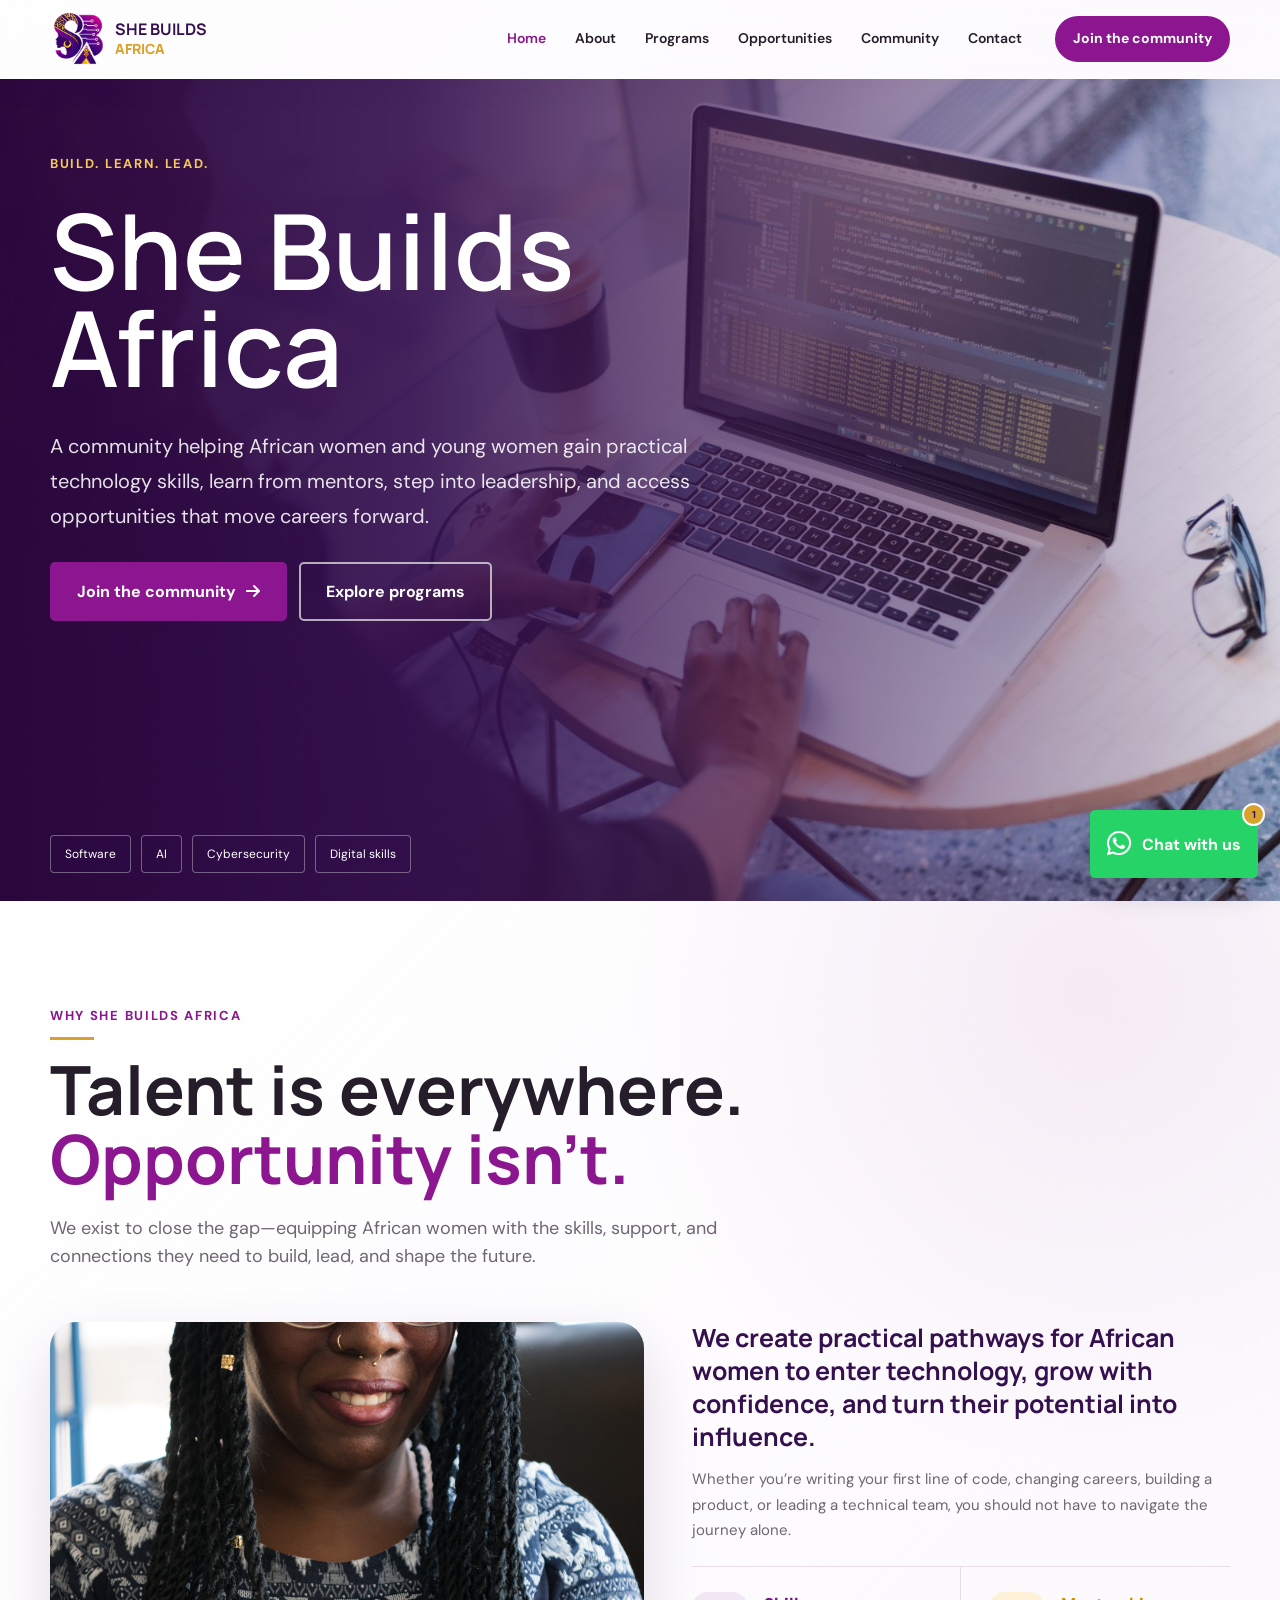
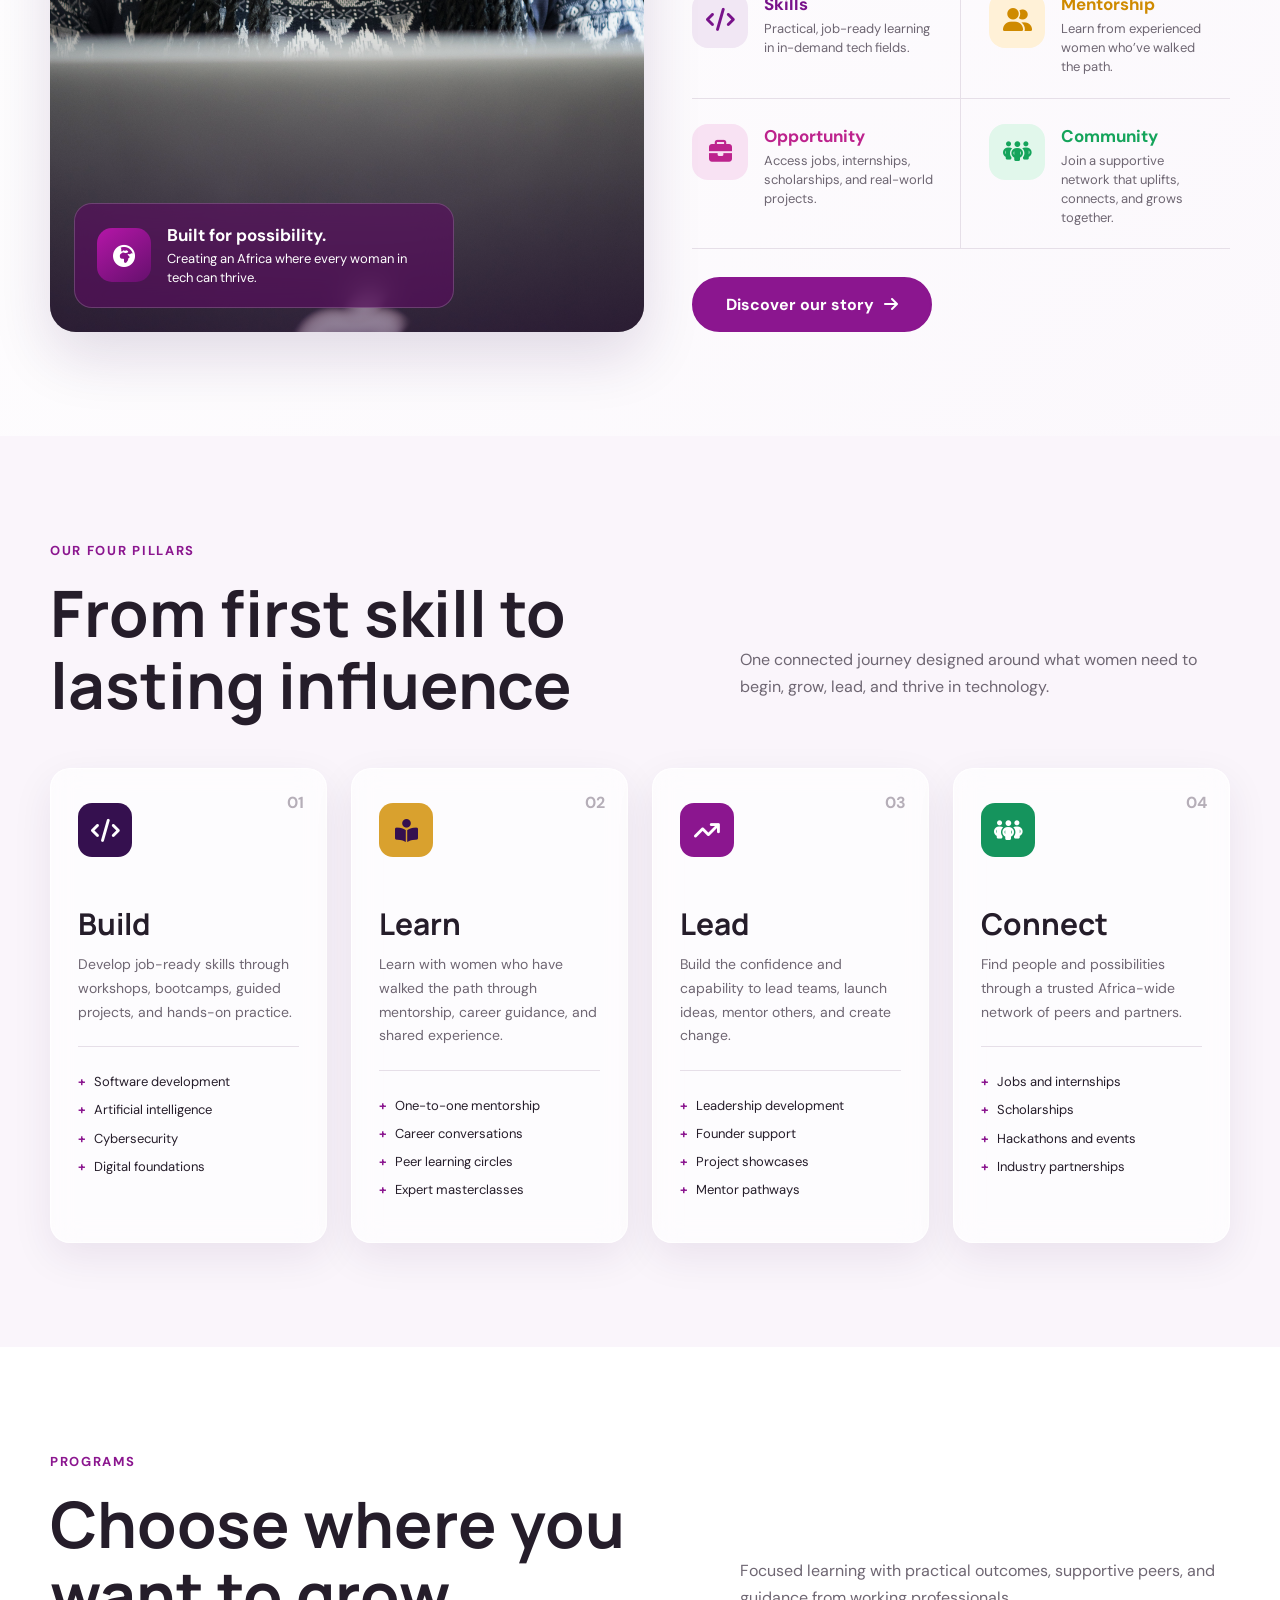
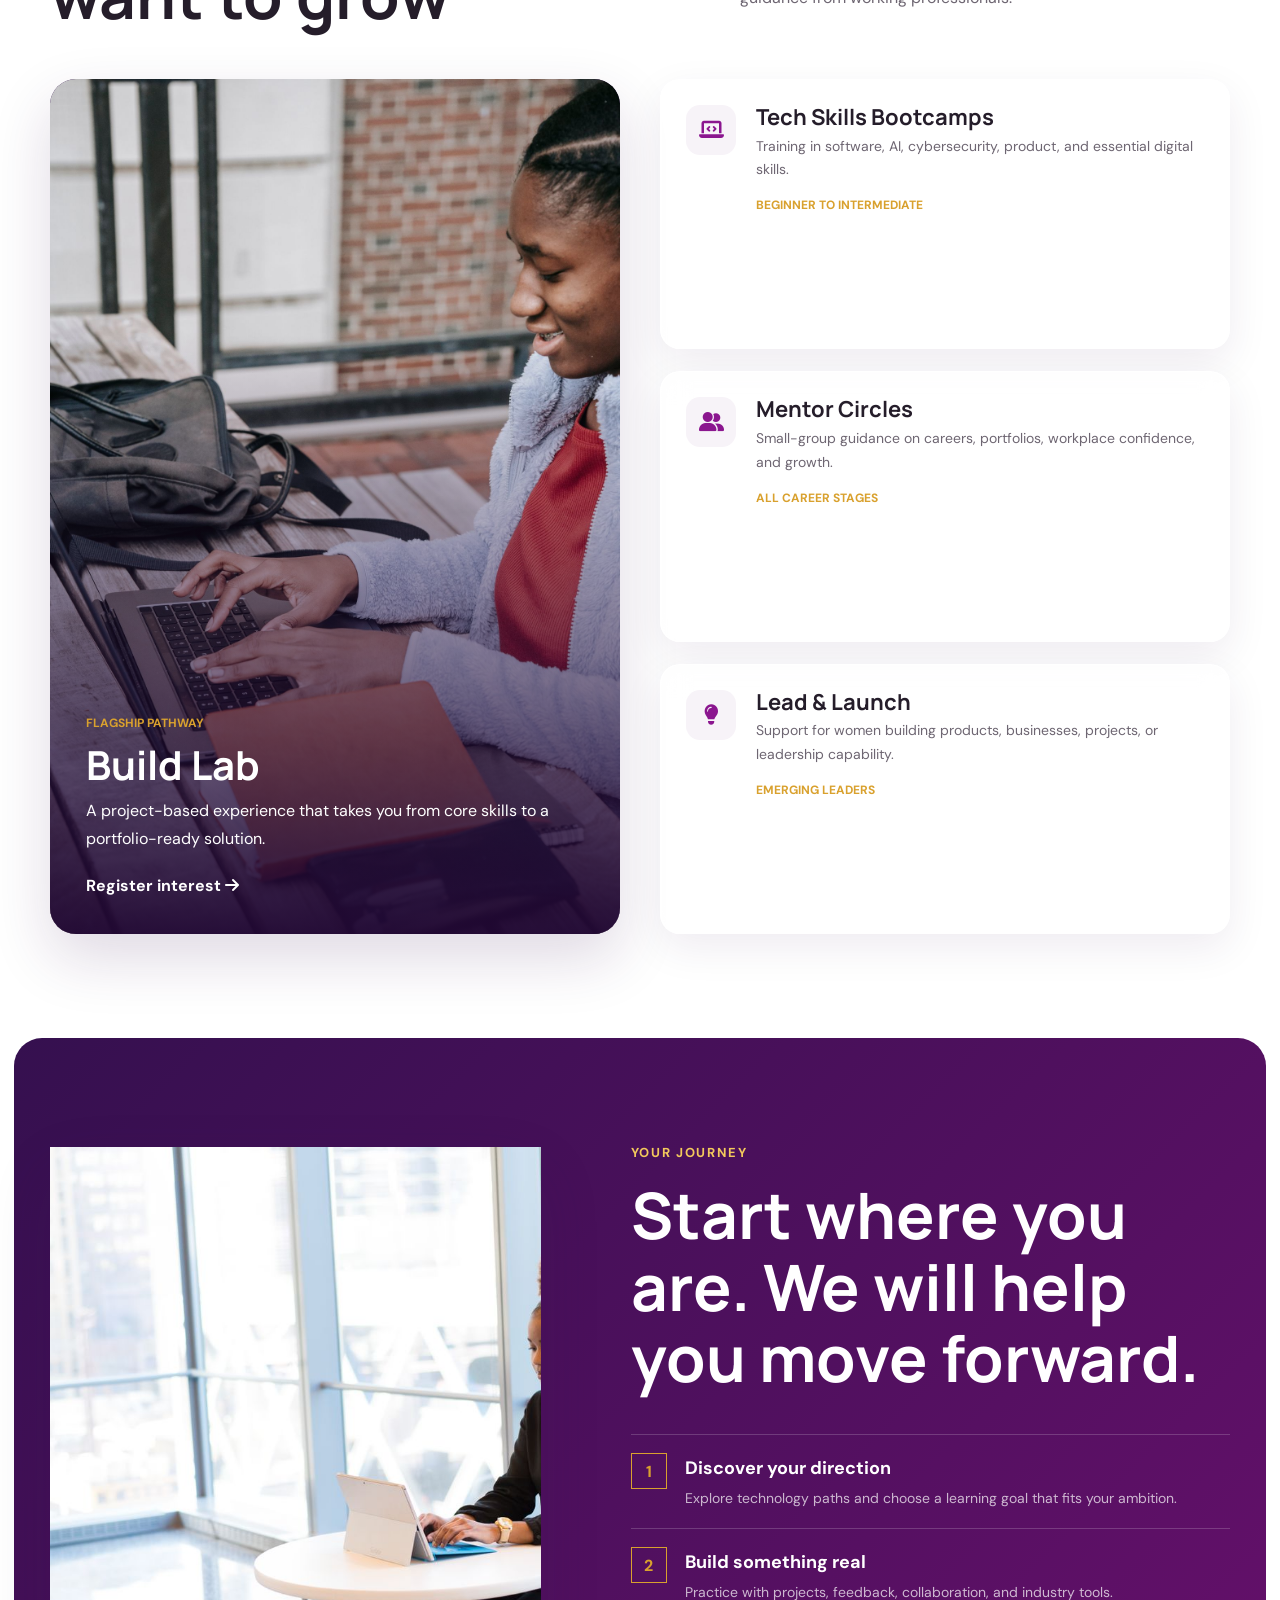
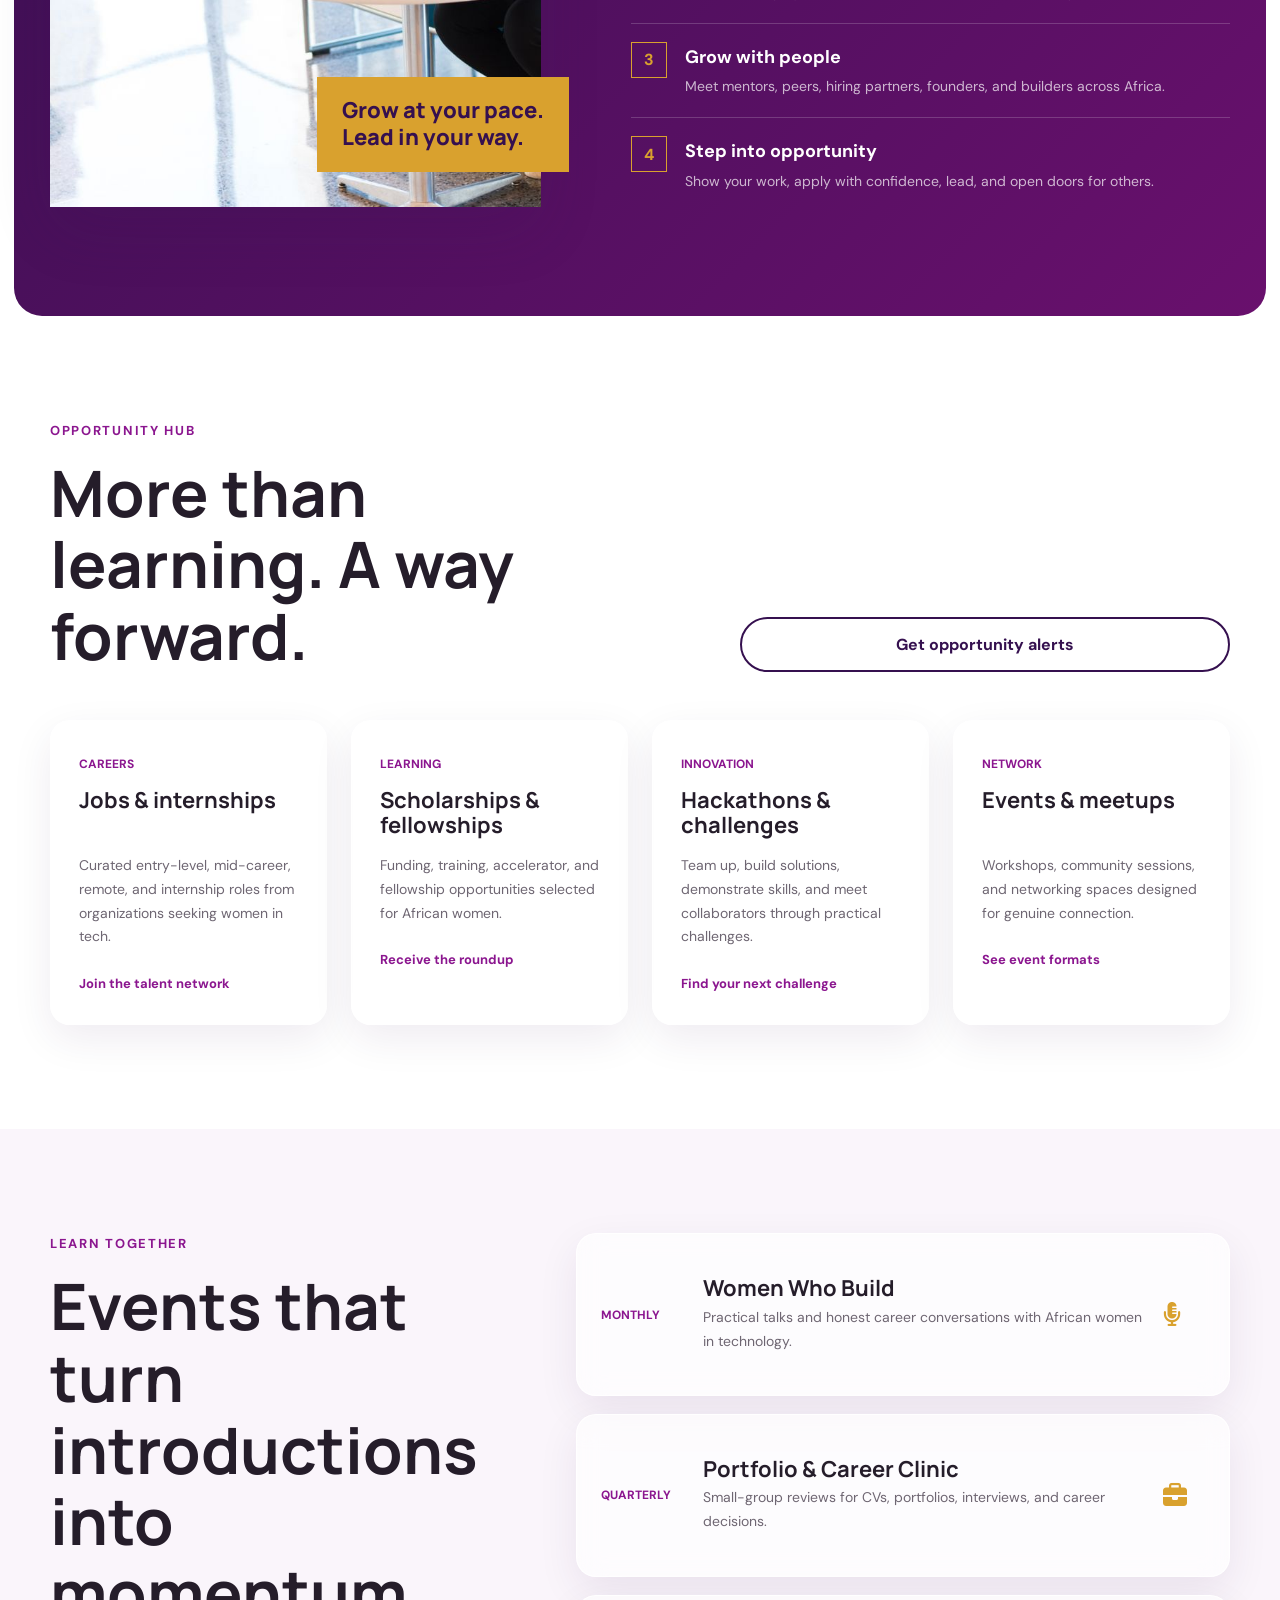
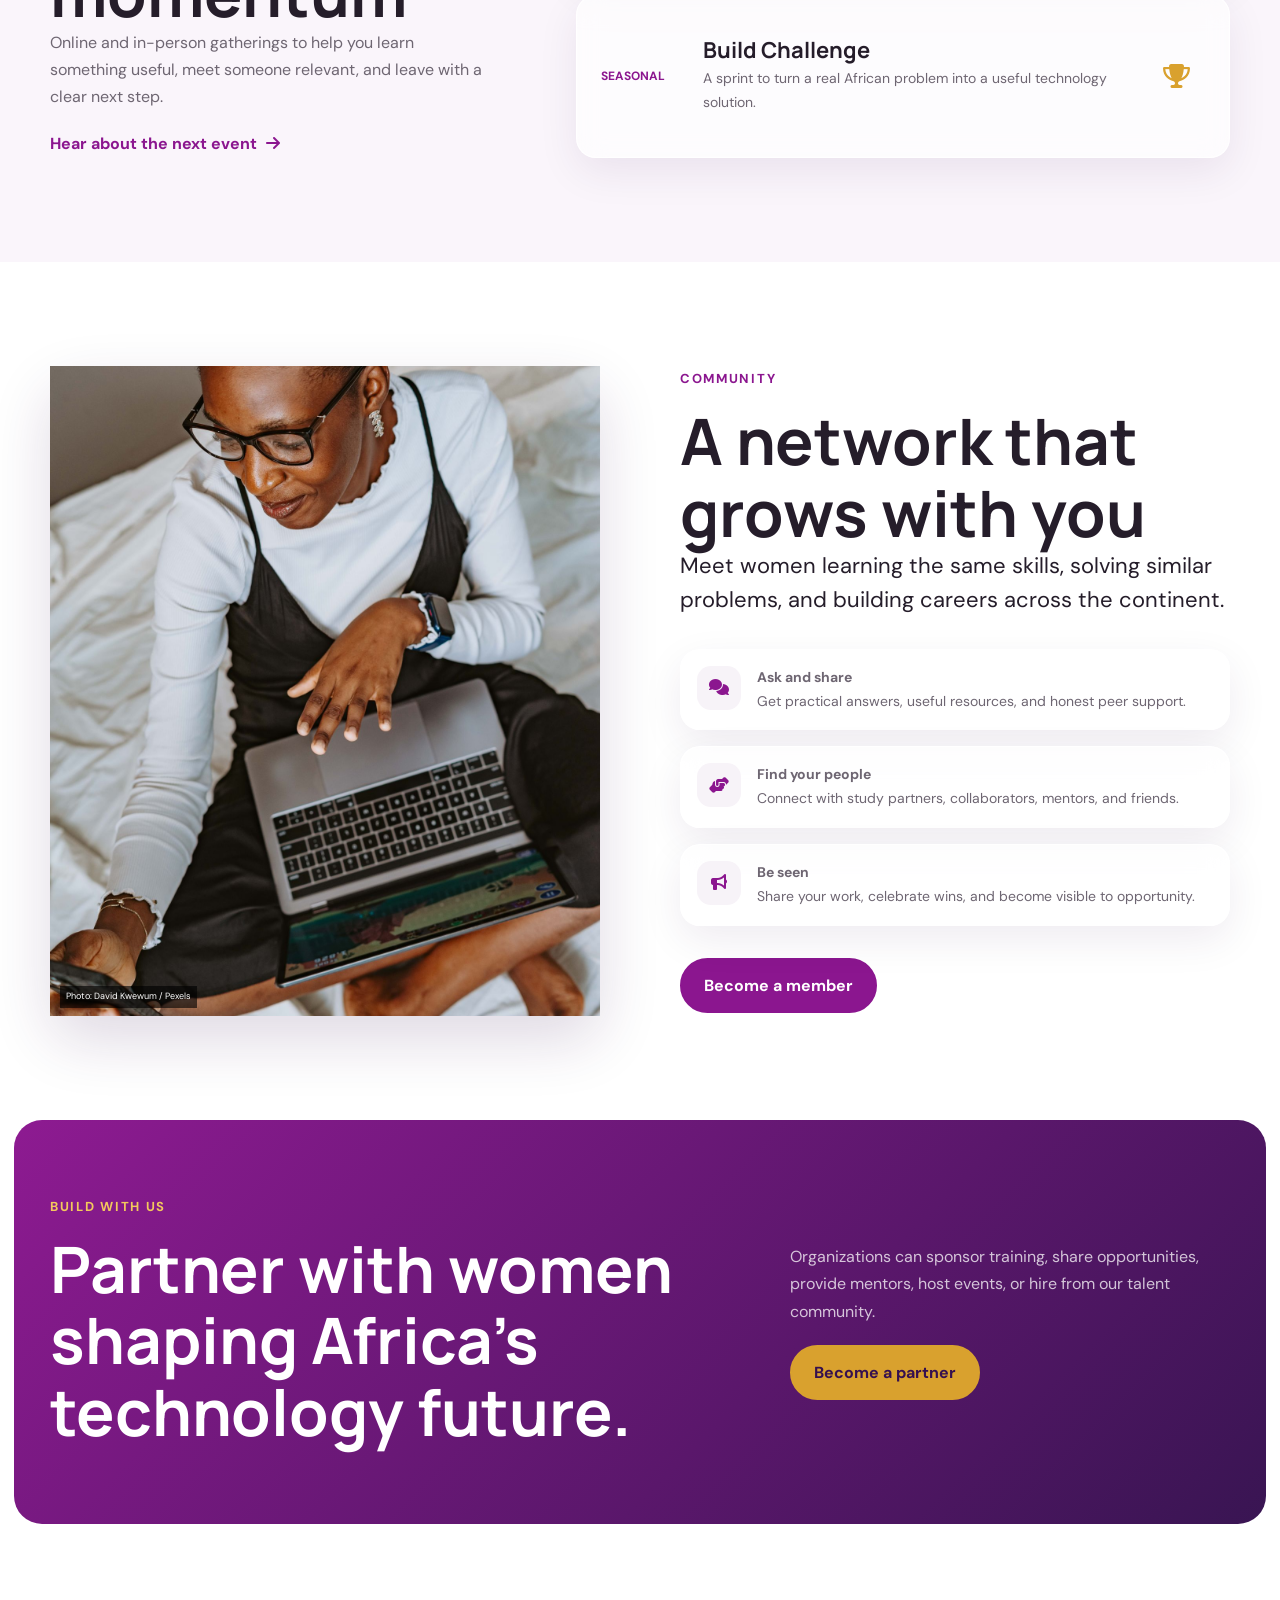
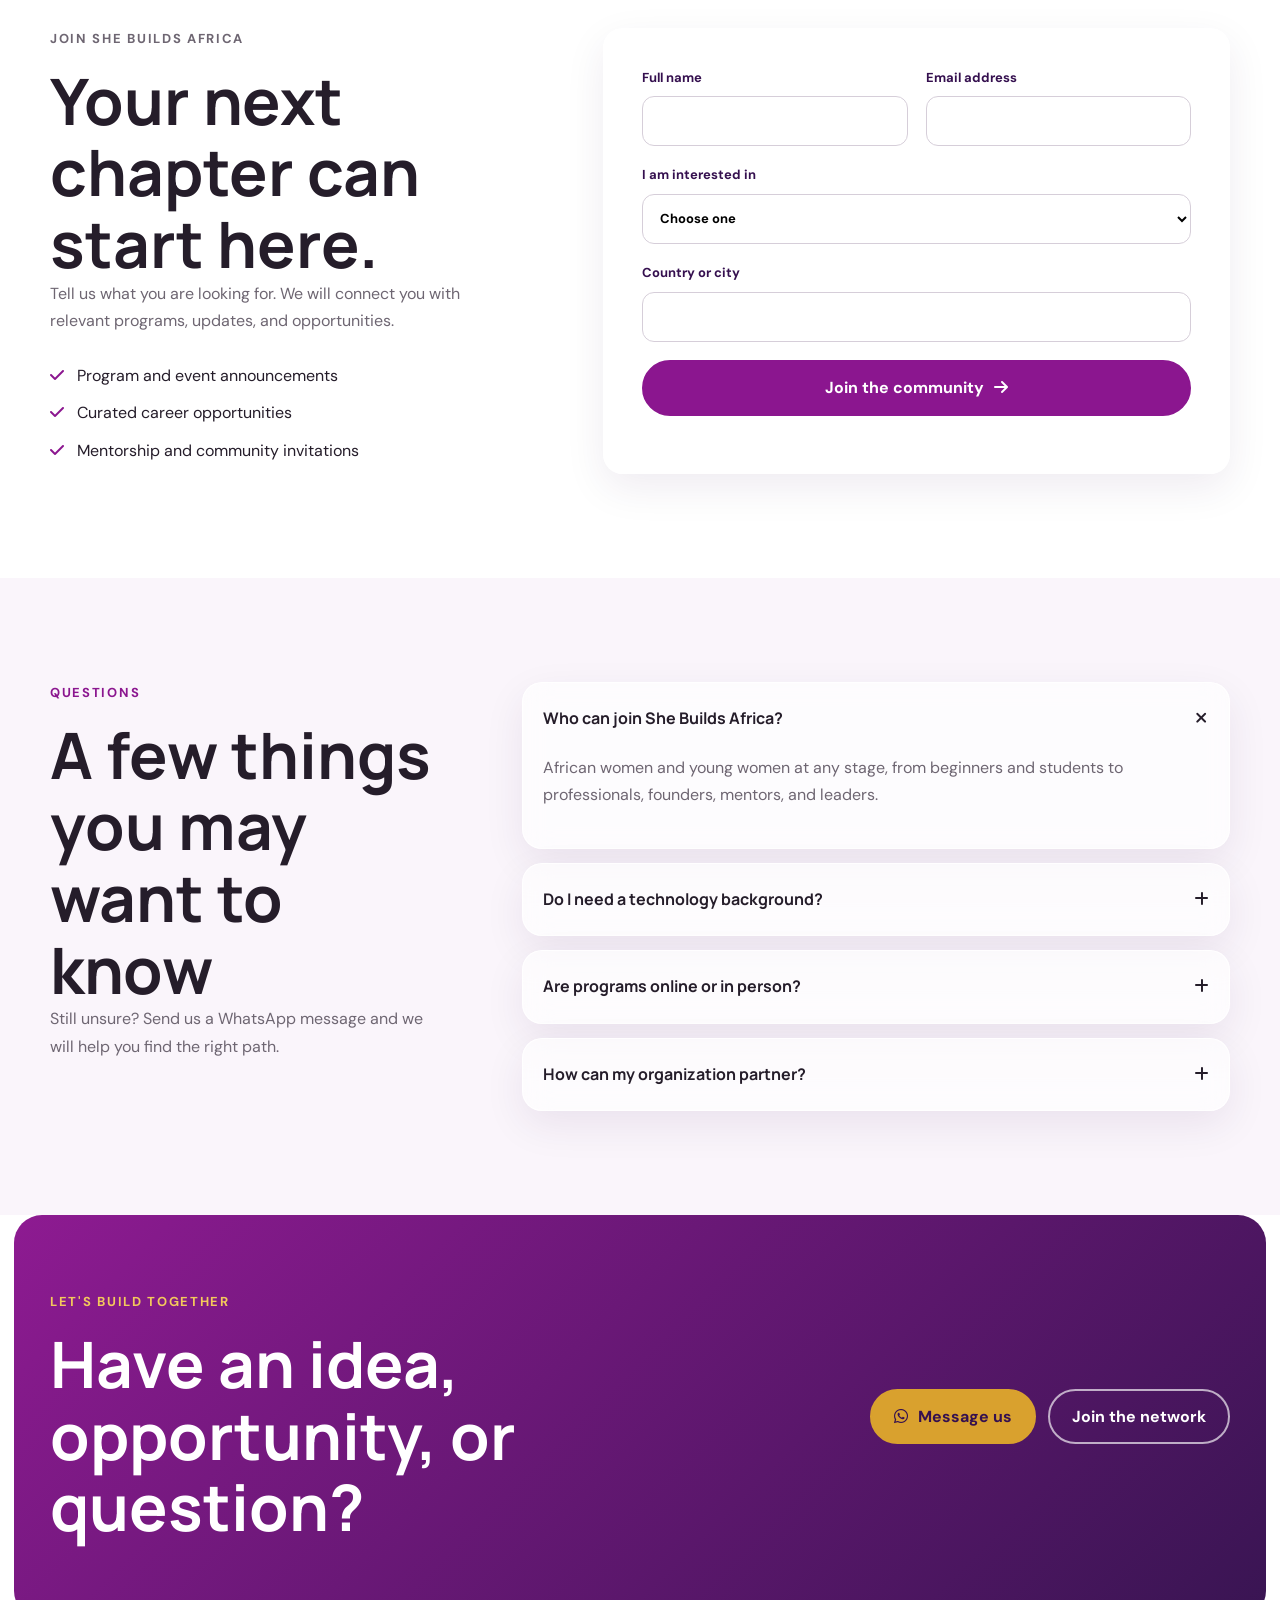
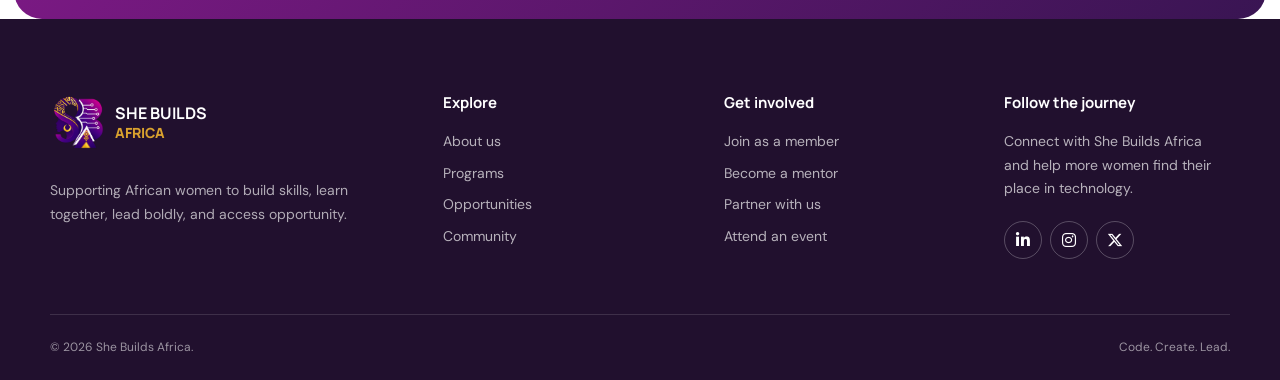
<file: index.html>
<html xmlns="http://www.w3.org/1999/xhtml" lang="en">

<head>
	<meta http-equiv="Content-Type" content="text/html; charset=utf-8" />
	<meta name="description" content="HTTrack is an easy-to-use website mirror utility. It allows you to download a World Wide website from the Internet to a local directory,building recursively all structures, getting html, images, and other files from the server to your computer. Links are rebuiltrelatively so that you can freely browse to the local site (works with any browser). You can mirror several sites together so that you can jump from one toanother. You can, also, update an existing mirror site, or resume an interrupted download. The robot is fully configurable, with an integrated help" />
	<meta name="keywords" content="httrack, HTTRACK, HTTrack, winhttrack, WINHTTRACK, WinHTTrack, offline browser, web mirror utility, aspirateur web, surf offline, web capture, www mirror utility, browse offline, local  site builder, website mirroring, aspirateur www, internet grabber, capture de site web, internet tool, hors connexion, unix, dos, windows 95, windows 98, solaris, ibm580, AIX 4.0, HTS, HTGet, web aspirator, web aspirateur, libre, GPL, GNU, free software" />
	<title>She Builds Africa | Code. Create. Lead.</title>
  <!-- Mirror and index made by HTTrack Website Copier/3.49-5 [XR&CO'2014] -->
	<style type="text/css">
	<!--

body {
	margin: 0;  padding: 0;  margin-bottom: 15px;  margin-top: 8px;
	background: #77b;
}
body, td {
	font: 14px "Trebuchet MS", Verdana, Arial, Helvetica, sans-serif;
	}

#subTitle {
	background: #000;  color: #fff;  padding: 4px;  font-weight: bold; 
	}

#siteNavigation a, #siteNavigation .current {
	font-weight: bold;  color: #448;
	}
#siteNavigation a:link    { text-decoration: none; }
#siteNavigation a:visited { text-decoration: none; }

#siteNavigation .current { background-color: #ccd; }

#siteNavigation a:hover   { text-decoration: none;  background-color: #fff;  color: #000; }
#siteNavigation a:active  { text-decoration: none;  background-color: #ccc; }


a:link    { text-decoration: underline;  color: #00f; }
a:visited { text-decoration: underline;  color: #000; }
a:hover   { text-decoration: underline;  color: #c00; }
a:active  { text-decoration: underline; }

#pageContent {
	clear: both;
	border-bottom: 6px solid #000;
	padding: 10px;  padding-top: 20px;
	line-height: 1.65em;
	background-image: url(backblue.gif);
	background-repeat: no-repeat;
	background-position: top right;
	}

#pageContent, #siteNavigation {
	background-color: #ccd;
	}


.imgLeft  { float: left;   margin-right: 10px;  margin-bottom: 10px; }
.imgRight { float: right;  margin-left: 10px;   margin-bottom: 10px; }

hr { height: 1px;  color: #000;  background-color: #000;  margin-bottom: 15px; }

h1 { margin: 0;  font-weight: bold;  font-size: 2em; }
h2 { margin: 0;  font-weight: bold;  font-size: 1.6em; }
h3 { margin: 0;  font-weight: bold;  font-size: 1.3em; }
h4 { margin: 0;  font-weight: bold;  font-size: 1.18em; }

.blak { background-color: #000; }
.hide { display: none; }
.tableWidth { min-width: 400px; }

.tblRegular       { border-collapse: collapse; }
.tblRegular td    { padding: 6px;  background-image: url(fade.gif);  border: 2px solid #99c; }
.tblHeaderColor, .tblHeaderColor td { background: #99c; }
.tblNoBorder td   { border: 0; }


// -->
</style>

</head>

<table width="76%" border="0" align="center" cellspacing="0" cellpadding="3" class="tableWidth">
	<tr>
	<td id="subTitle">HTTrack Website Copier - Open Source offline browser</td>
	</tr>
</table>
<table width="76%" border="0" align="center" cellspacing="0" cellpadding="0" class="tableWidth">
<tr class="blak">
<td>
	<table width="100%" border="0" align="center" cellspacing="1" cellpadding="0">
	<tr>
	<td colspan="6"> 
		<table width="100%" border="0" align="center" cellspacing="0" cellpadding="10">
		<tr> 
		<td id="pageContent"> 
<!-- ==================== End prologue ==================== -->

	<meta name="generator" content="HTTrack Website Copier/3.x">
	<TITLE>Local index - HTTrack</TITLE>
</HEAD>
<BODY>
<H1 ALIGN=Center>Index of locally available sites:</H1>
	<TABLE BORDER="0" WIDTH="100%" CELLSPACING="1" CELLPADDING="0">
		<TR>
			<TD BACKGROUND="fade.gif">
				&middot;
					<A HREF="shebuildsafrica/2026/shebuilds/index.html">
						She Builds Africa
					</A>		
			</TD>
		</TR>
	</TABLE>
	<BR>
	<BR>
	<BR>
  	<H6 ALIGN="RIGHT">
	<I>Mirror and index made by HTTrack Website Copier [XR&amp;CO'2008]</I>
	</H6>
	<!-- Mirror and index made by HTTrack Website Copier/3.49-5 [XR&CO'2014] -->
	<!-- Thanks for using HTTrack Website Copier! -->
	<meta HTTP-EQUIV="Refresh" CONTENT="0; URL=shebuildsafrica/2026/shebuilds/index.html">


<!-- ==================== Start epilogue ==================== -->
		</td>
		</tr>
		</table>
	</td>
	</tr>
	</table>
</td>
</tr>
</table>

<table width="76%" border="0" align="center" valign="bottom" cellspacing="0" cellpadding="0">
	<tr>
	<td id="footer"><small>&copy; 2008 Xavier Roche & other contributors - Web Design: Leto Kauler.</small></td>
	</tr>
</table>

</body>

</html>
</file>
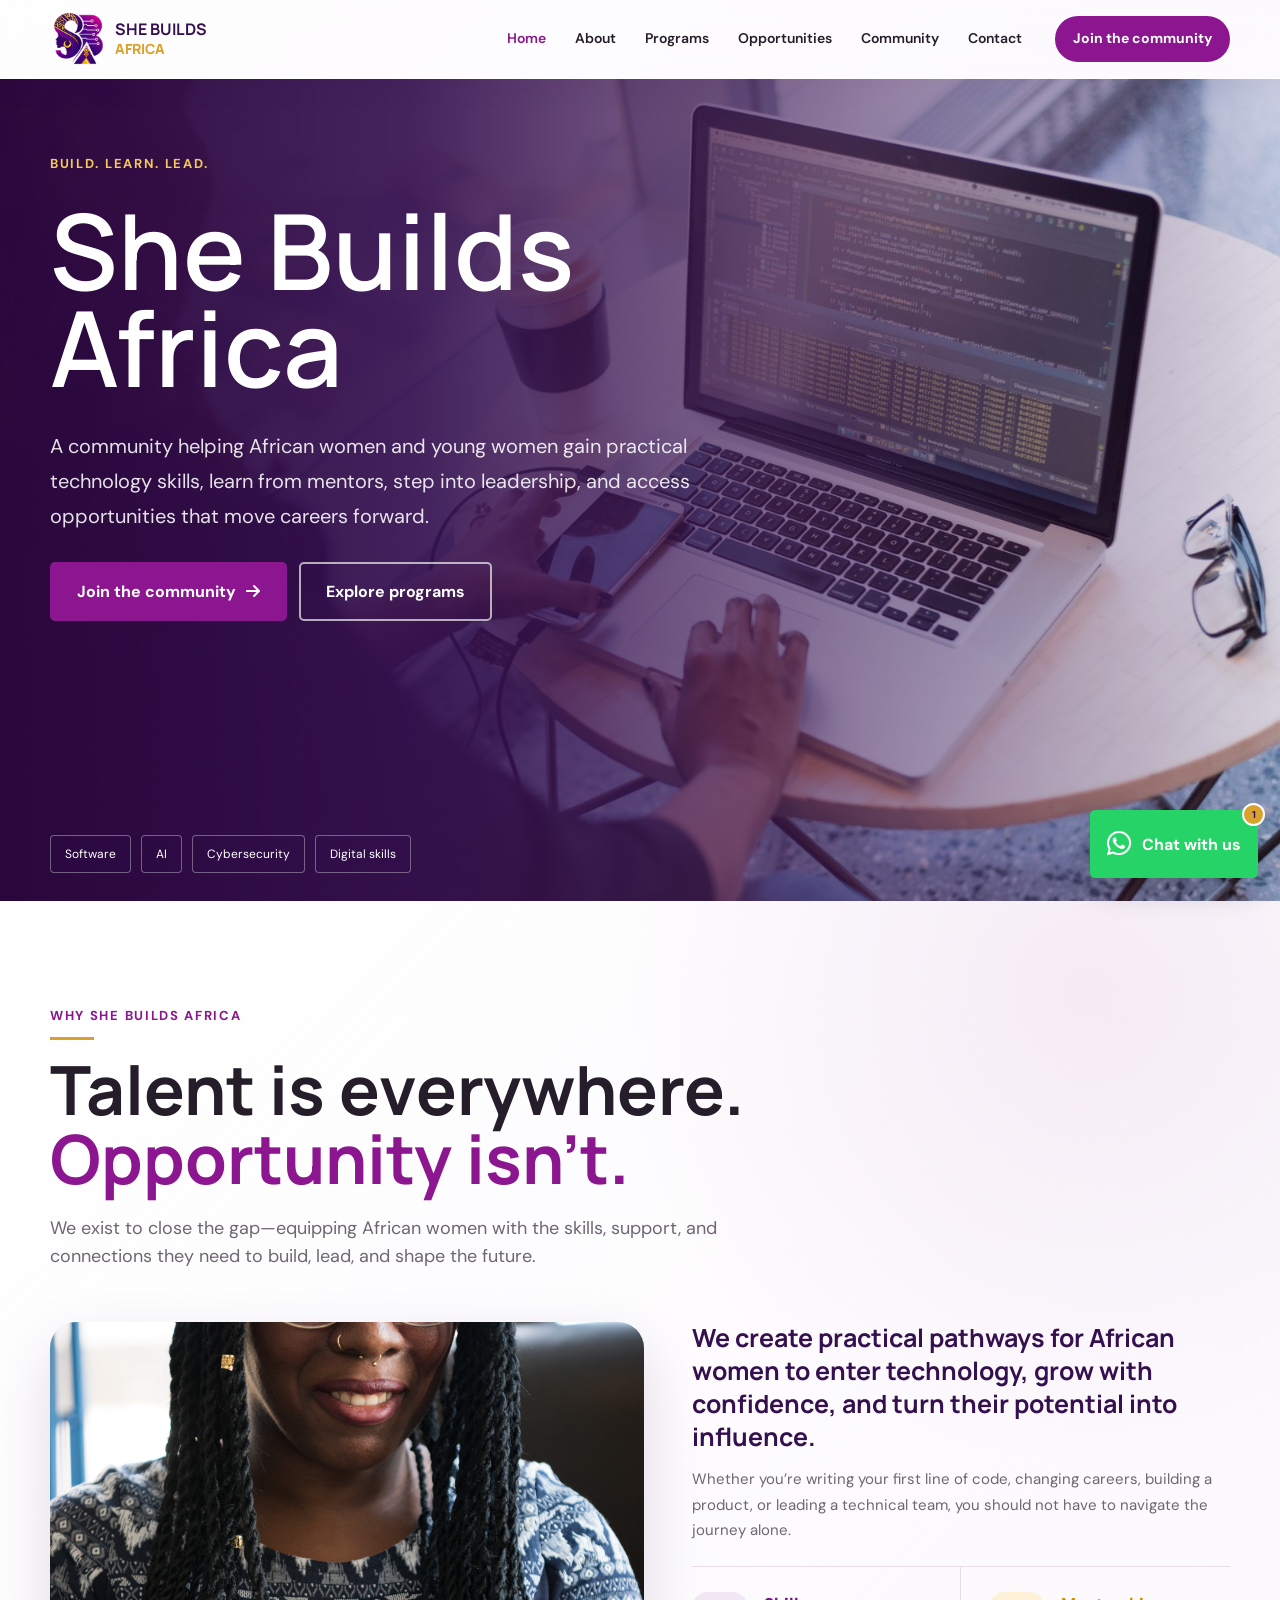
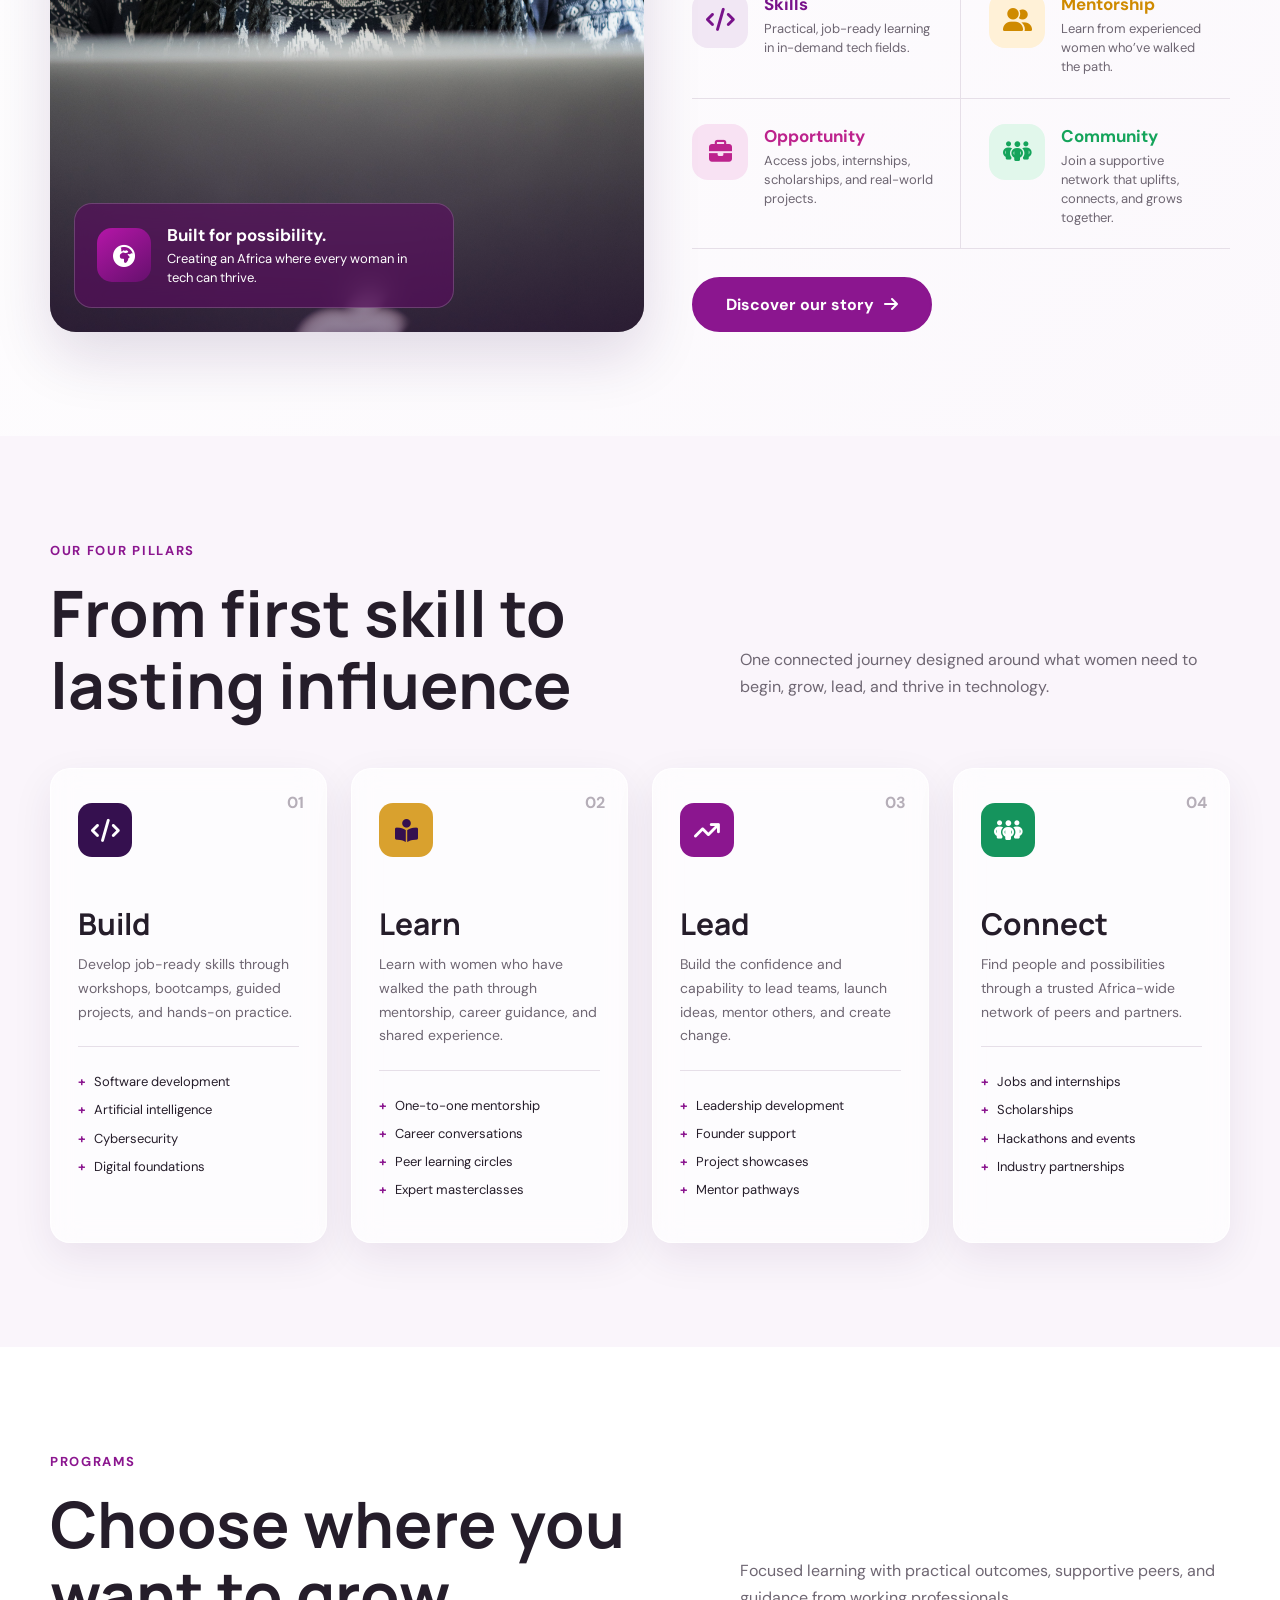
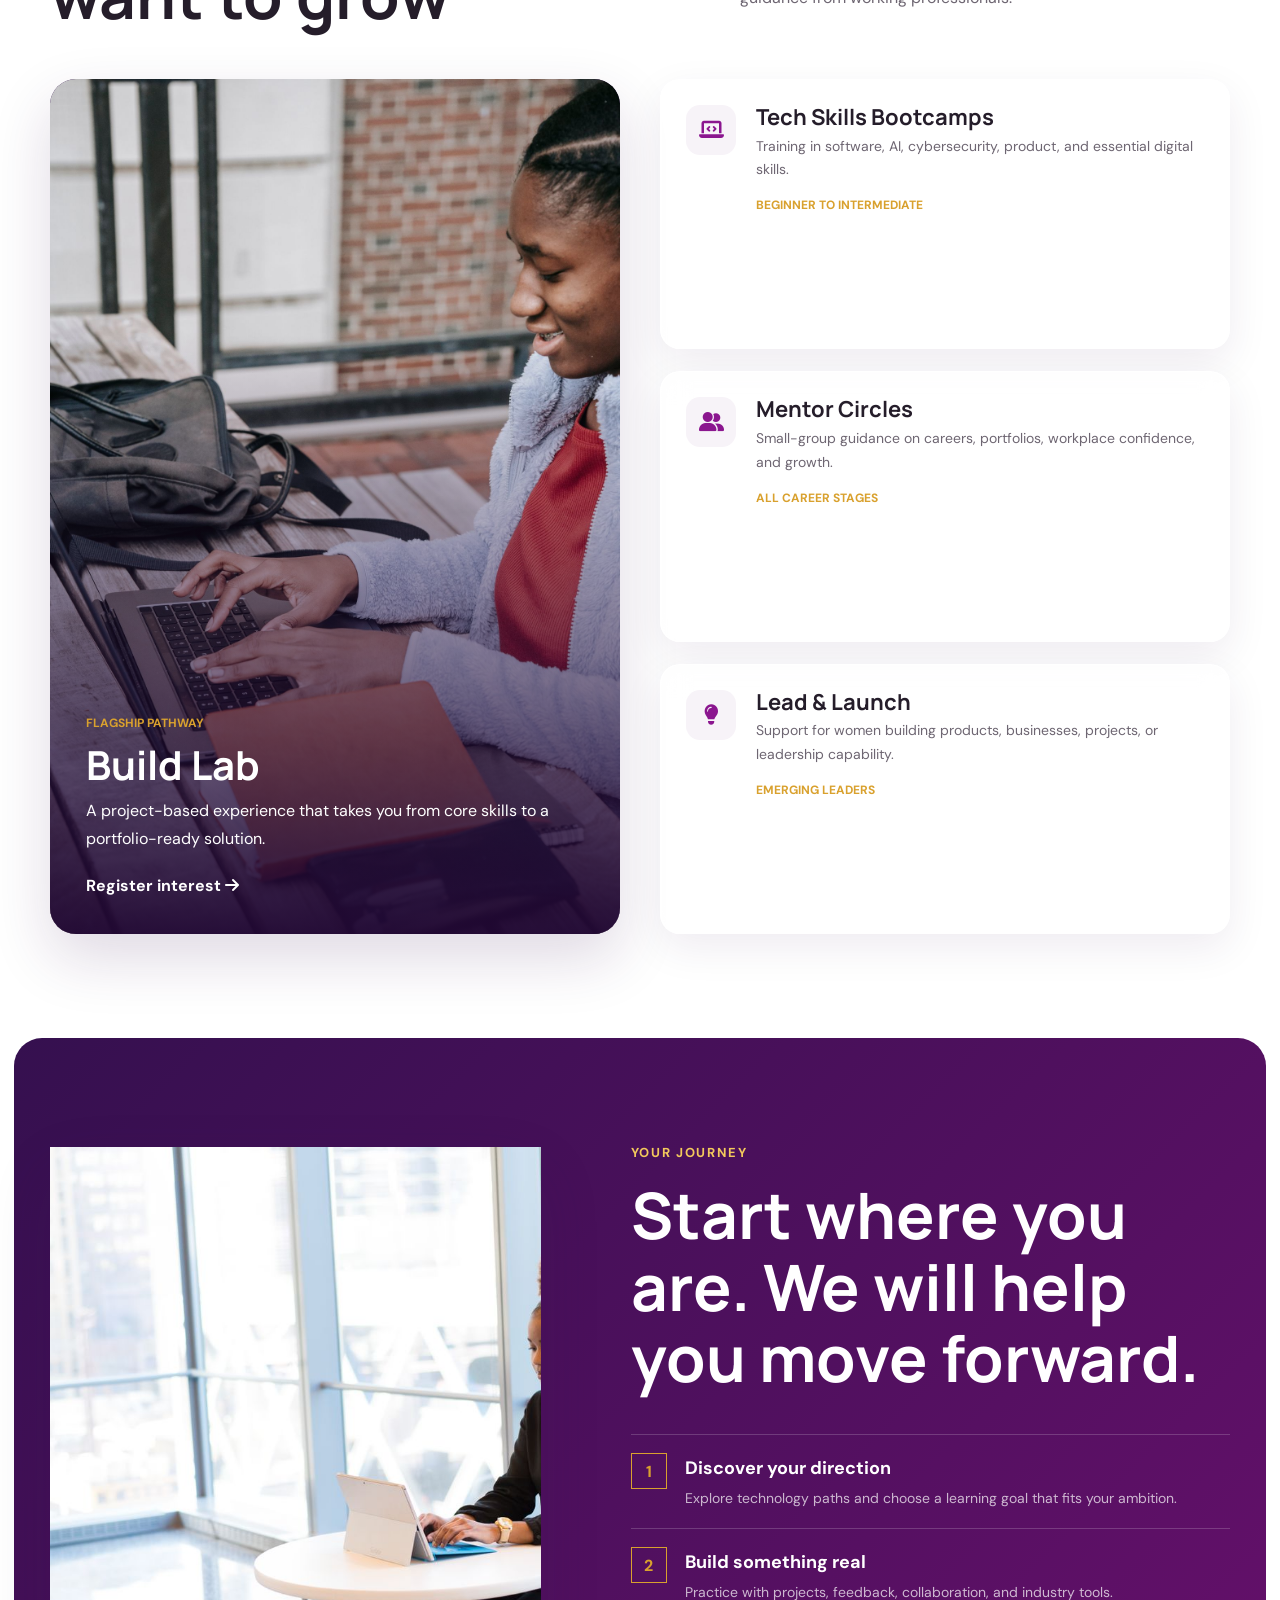
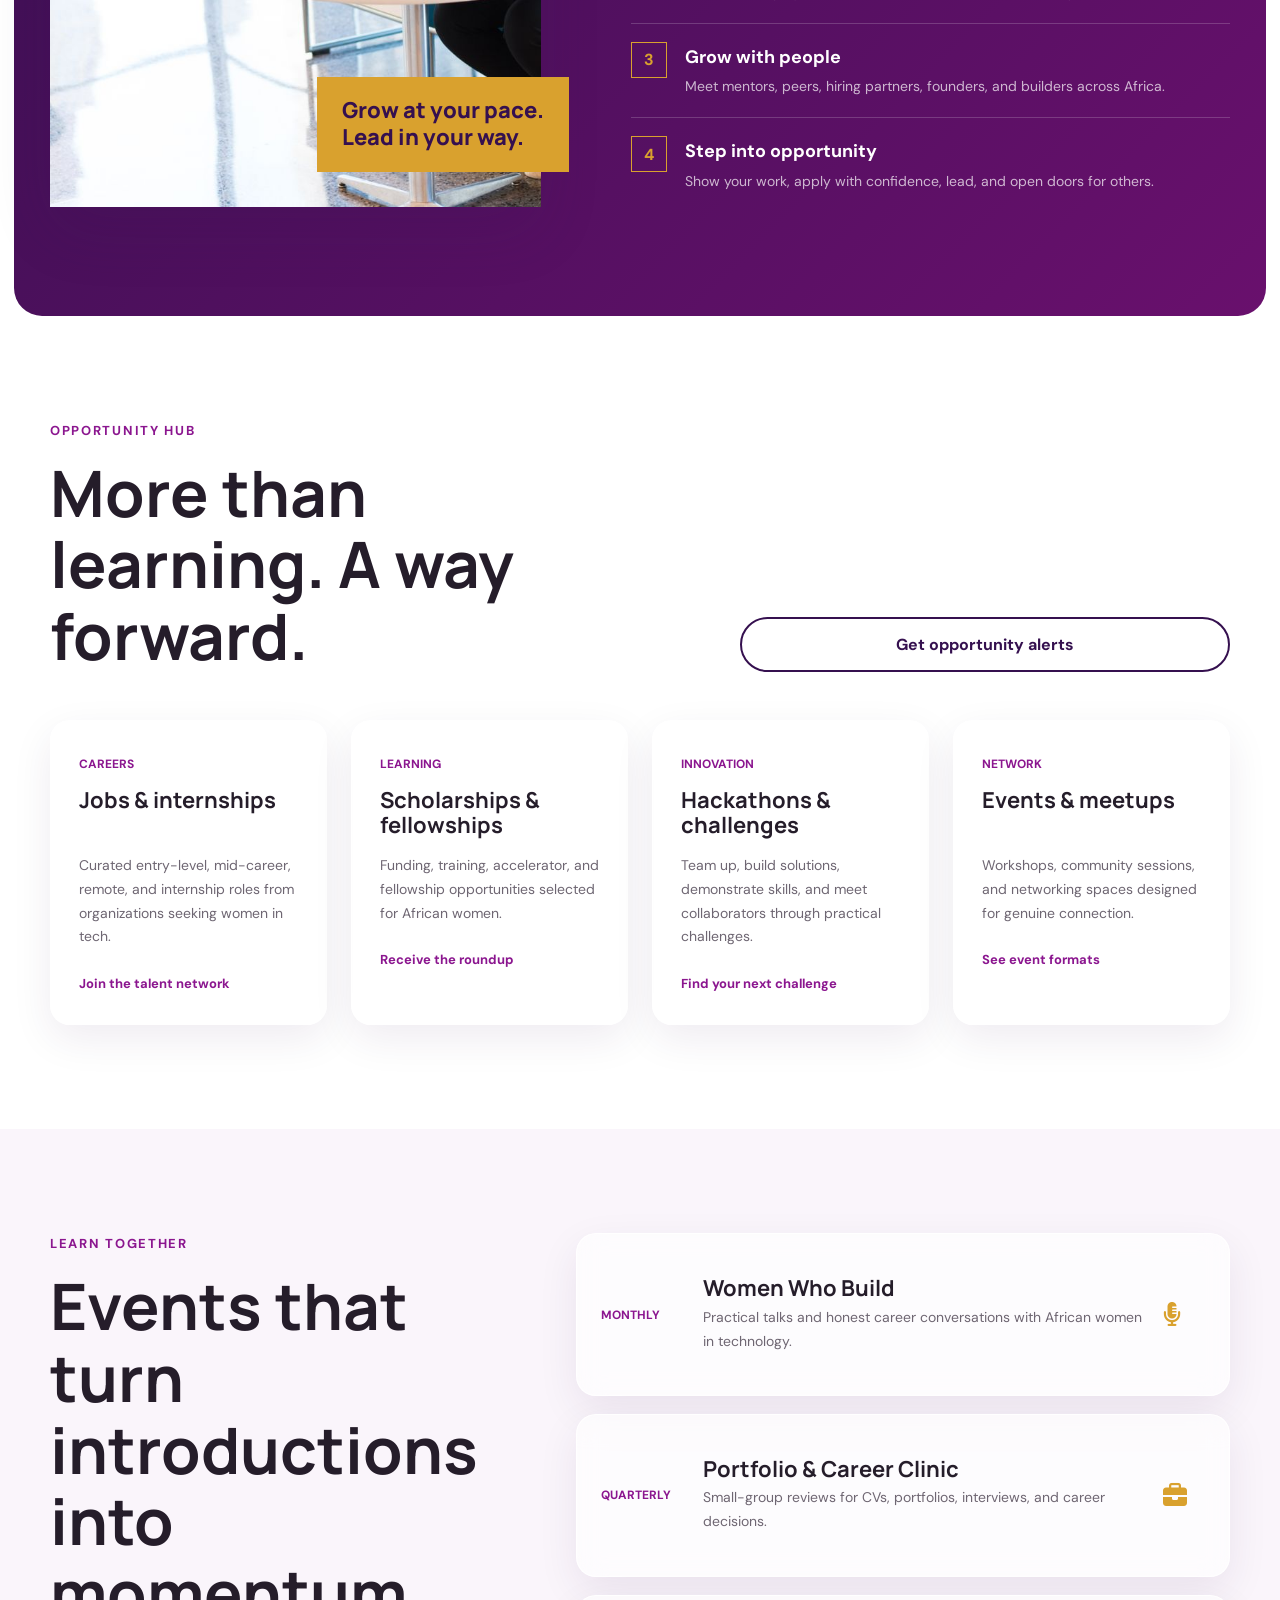
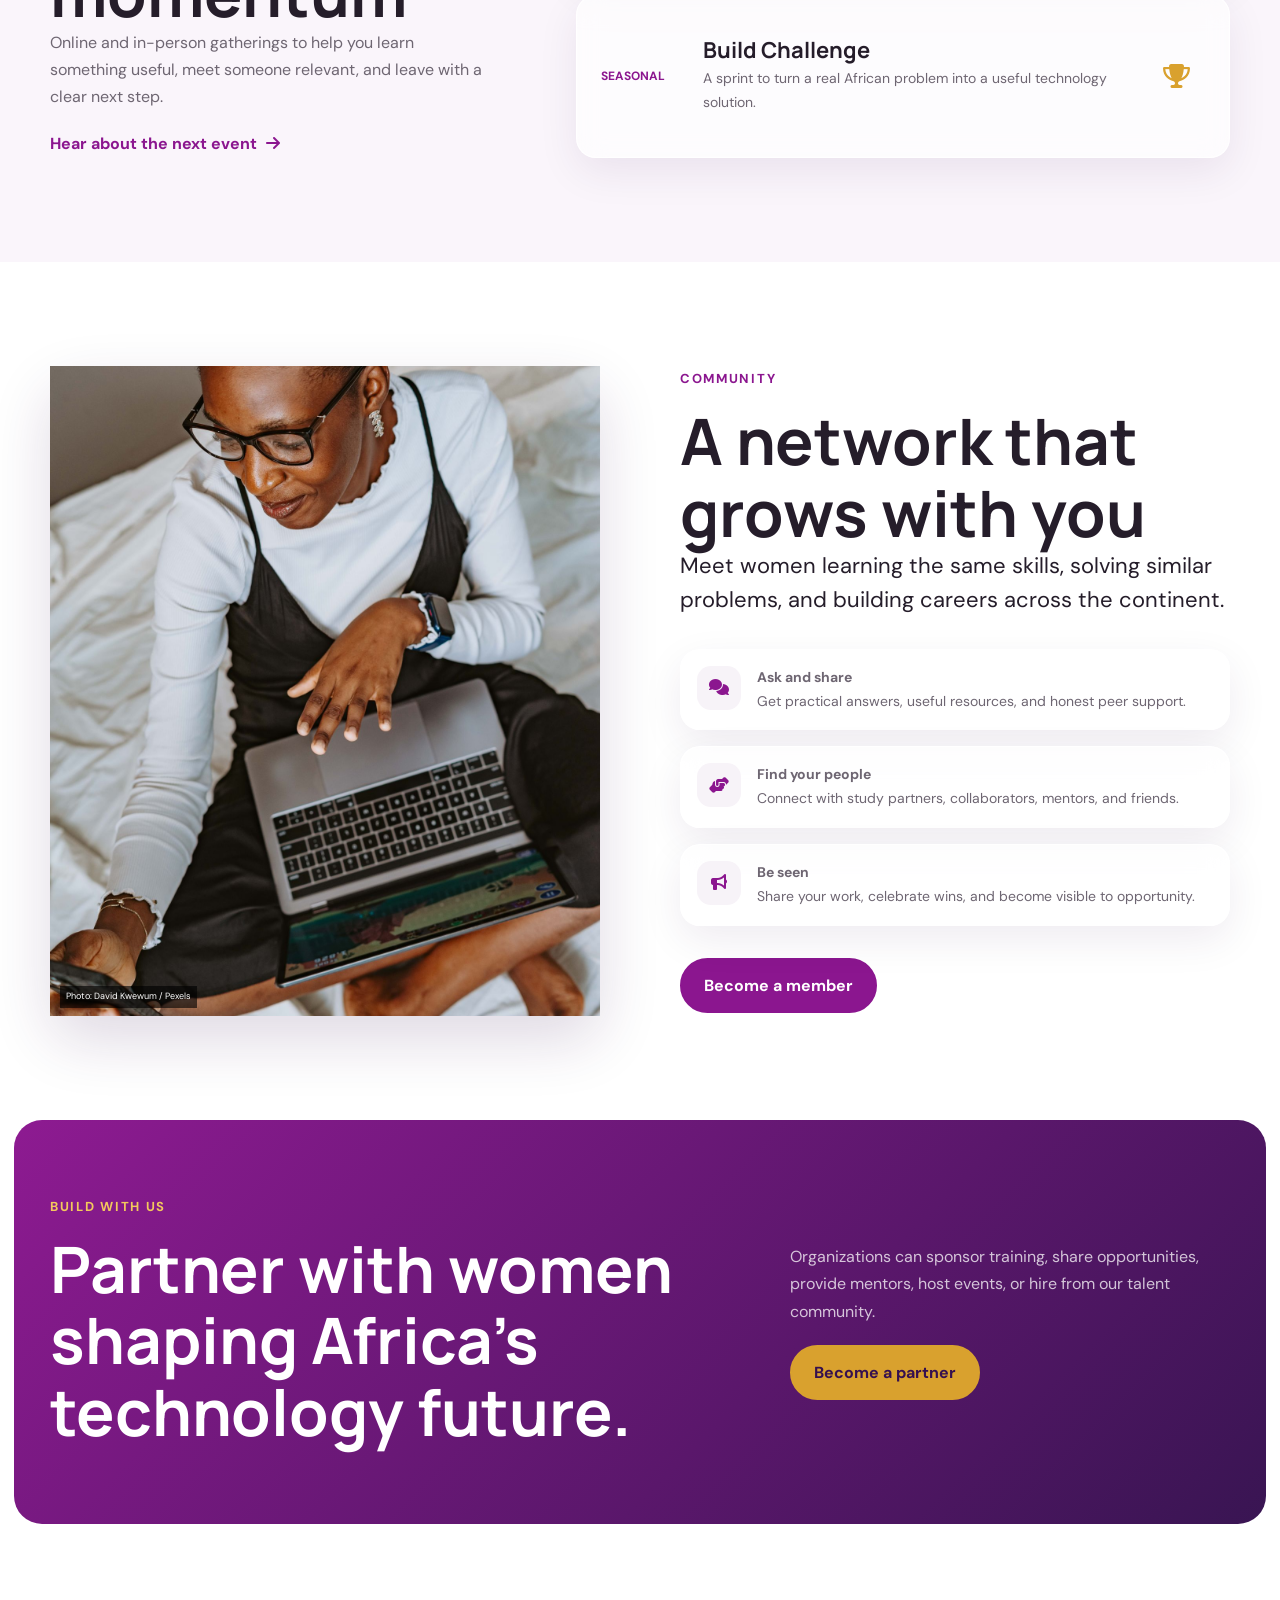
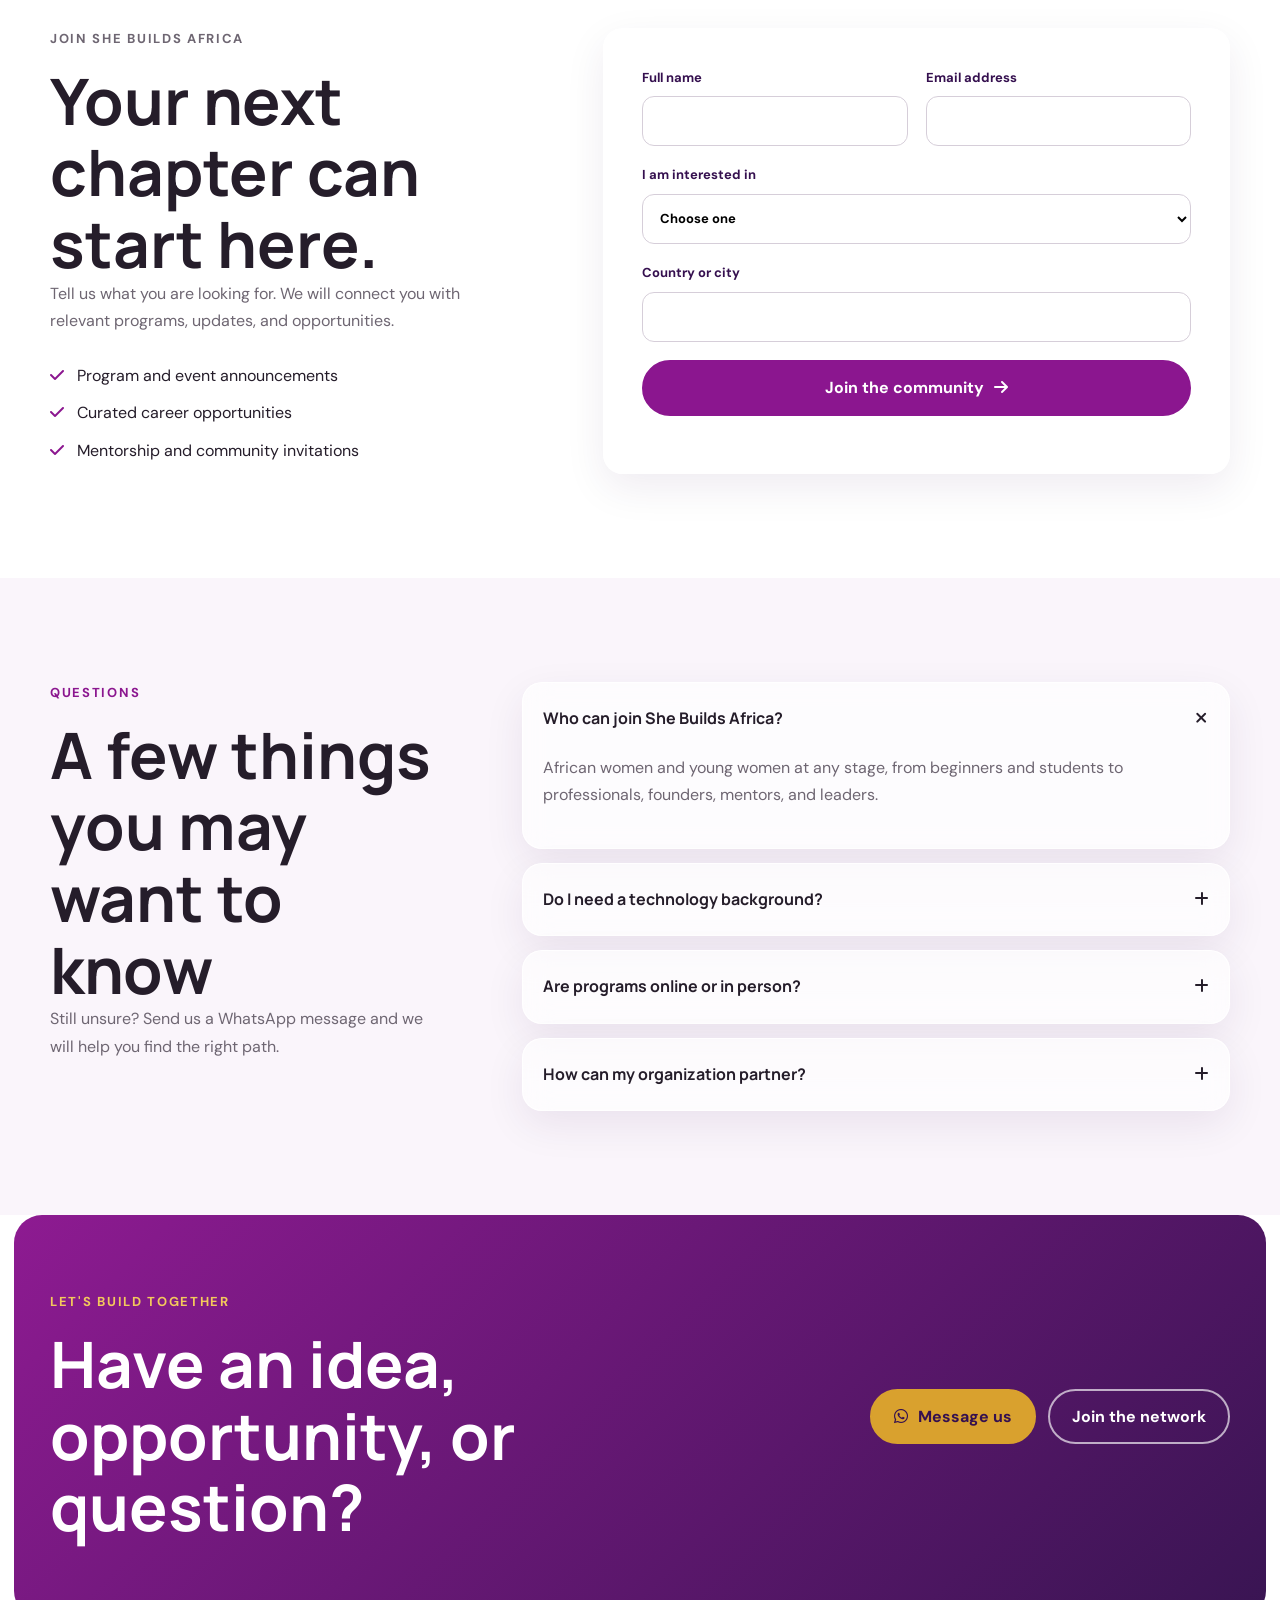
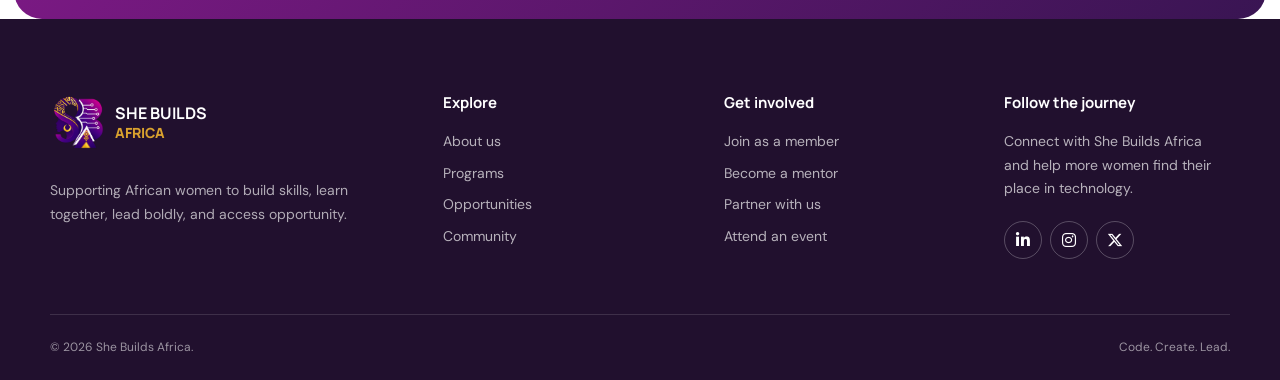
<file: shebuildsafrica/2026/shebuilds/index.html>
<!doctype html>
<html lang="en">
<head>
  <meta charset="utf-8">
  <meta name="viewport" content="width=device-width,initial-scale=1">
  <meta name="description" content="She Builds Africa helps African women build practical technology skills, learn with mentors, lead boldly, and access meaningful opportunities.">
  <meta name="theme-color" content="#35104f">
  <title>She Builds Africa | Build. Learn. Lead.</title>
  <link rel="preconnect" href="https://fonts.googleapis.com">
  <link rel="preconnect" href="https://fonts.gstatic.com" crossorigin>
  <link href="https://fonts.googleapis.com/css2?family=DM+Sans:wght@400;500;600;700&amp;family=Manrope:wght@600;700;800&amp;display=swap" rel="stylesheet">
  <link href="css/fontawesome-free.css" rel="stylesheet">
  <link href="css/she-builds.css" rel="stylesheet">
  <link rel="icon" href="images/brand/she-builds-africa-mark.png" type="image/png">
</head>
<body>
  <a class="skip-link" href="#main">Skip to content</a>
  <header class="site-header" id="top"><div class="shell header-inner">
    <a class="brand" href="index.html" aria-label="She Builds Africa home"><img src="images/brand/she-builds-africa-mark.png" alt=""><span><strong>She Builds</strong><em>Africa</em></span></a>
    <button class="nav-toggle" type="button" aria-expanded="false" aria-controls="site-nav" aria-label="Open navigation"><i class="fa-solid fa-bars"></i></button>
    <nav class="site-nav" id="site-nav" aria-label="Main navigation"><a class="active" href="index.html">Home</a><a href="about.html">About</a><a href="programs.html">Programs</a><a href="opportunities.html">Opportunities</a><a href="community.html">Community</a><a href="contact.html">Contact</a></nav>
    <a class="button button-small header-cta" href="contact.html#join">Join the community</a>
  </div></header>

  <main id="main">
    <section class="hero"><img class="hero-photo" src="images/she-builds/build.jpg" alt="African women building software together"><div class="hero-shade"></div><div class="shell hero-inner">
      <p class="eyebrow light">Build. Learn. Lead.</p><h1><span>She Builds</span><span>Africa</span></h1>
      <p class="hero-copy">A community helping African women and young women gain practical technology skills, learn from mentors, step into leadership, and access opportunities that move careers forward.</p>
      <div class="button-row"><a class="button" href="contact.html#join">Join the community <i class="fa-solid fa-arrow-right"></i></a><a class="button button-ghost" href="programs.html">Explore programs</a></div>
      <ul class="hero-tags"><li>Software</li><li>AI</li><li>Cybersecurity</li><li>Digital skills</li></ul>
    </div></section>

    <section class="section home-intro home-intro-v2" id="about"><div class="shell">
      <header class="intro-v2-heading"><p class="eyebrow">Why She Builds Africa</p><i aria-hidden="true"></i><h2>Talent is everywhere.<br><span>Opportunity isn&rsquo;t.</span></h2><p>We exist to close the gap&mdash;equipping African women with the skills, support, and connections they need to build, lead, and shape the future.</p></header>
      <div class="intro-v2-grid">
        <figure class="intro-v2-image"><img src="images/she-builds/why-she-builds.jpg" alt="A Black woman in technology smiling while working on her laptop"><figcaption><i class="fa-solid fa-earth-africa"></i><span><strong>Built for possibility.</strong>Creating an Africa where every woman in tech can thrive.</span></figcaption></figure>
        <div class="intro-v2-content"><h3>We create practical pathways for African women to enter technology, grow with confidence, and turn their potential into influence.</h3><p>Whether you&rsquo;re writing your first line of code, changing careers, building a product, or leading a technical team, you should not have to navigate the journey alone.</p>
          <div class="intro-benefits"><article class="benefit-skills"><i class="fa-solid fa-code"></i><span><strong>Skills</strong>Practical, job-ready learning in in-demand tech fields.</span></article><article class="benefit-mentor"><i class="fa-solid fa-user-group"></i><span><strong>Mentorship</strong>Learn from experienced women who&rsquo;ve walked the path.</span></article><article class="benefit-opportunity"><i class="fa-solid fa-briefcase"></i><span><strong>Opportunity</strong>Access jobs, internships, scholarships, and real-world projects.</span></article><article class="benefit-community"><i class="fa-solid fa-people-group"></i><span><strong>Community</strong>Join a supportive network that uplifts, connects, and grows together.</span></article></div>
          <a class="button intro-v2-cta" href="about.html">Discover our story <i class="fa-solid fa-arrow-right"></i></a>
        </div>
      </div>
    </div></section>

    <section class="section section-soft" id="pillars"><div class="shell"><div class="section-heading"><div><p class="eyebrow">Our four pillars</p><h2>From first skill to lasting influence</h2></div><p>One connected journey designed around what women need to begin, grow, lead, and thrive in technology.</p></div>
      <div class="pillar-grid">
        <article class="pillar-card accent-purple"><span>01</span><i class="fa-solid fa-code"></i><h3>Build</h3><p>Develop job-ready skills through workshops, bootcamps, guided projects, and hands-on practice.</p><ul><li>Software development</li><li>Artificial intelligence</li><li>Cybersecurity</li><li>Digital foundations</li></ul></article>
        <article class="pillar-card accent-gold"><span>02</span><i class="fa-solid fa-book-open-reader"></i><h3>Learn</h3><p>Learn with women who have walked the path through mentorship, career guidance, and shared experience.</p><ul><li>One-to-one mentorship</li><li>Career conversations</li><li>Peer learning circles</li><li>Expert masterclasses</li></ul></article>
        <article class="pillar-card accent-magenta"><span>03</span><i class="fa-solid fa-arrow-trend-up"></i><h3>Lead</h3><p>Build the confidence and capability to lead teams, launch ideas, mentor others, and create change.</p><ul><li>Leadership development</li><li>Founder support</li><li>Project showcases</li><li>Mentor pathways</li></ul></article>
        <article class="pillar-card accent-green"><span>04</span><i class="fa-solid fa-people-group"></i><h3>Connect</h3><p>Find people and possibilities through a trusted Africa-wide network of peers and partners.</p><ul><li>Jobs and internships</li><li>Scholarships</li><li>Hackathons and events</li><li>Industry partnerships</li></ul></article>
      </div>
    </div></section>

    <section class="section" id="programs"><div class="shell"><div class="section-heading"><div><p class="eyebrow">Programs</p><h2>Choose where you want to grow</h2></div><p>Focused learning with practical outcomes, supportive peers, and guidance from working professionals.</p></div>
      <div class="program-layout"><article class="program-feature"><img src="images/she-builds/learn.jpg" alt="A young woman learning on her laptop"><div><span>Flagship pathway</span><h3>Build Lab</h3><p>A project-based experience that takes you from core skills to a portfolio-ready solution.</p><a href="#join">Register interest <i class="fa-solid fa-arrow-right"></i></a></div></article>
        <div class="program-list"><article><i class="fa-solid fa-laptop-code"></i><div><h3>Tech Skills Bootcamps</h3><p>Training in software, AI, cybersecurity, product, and essential digital skills.</p><span>Beginner to intermediate</span></div></article><article><i class="fa-solid fa-user-group"></i><div><h3>Mentor Circles</h3><p>Small-group guidance on careers, portfolios, workplace confidence, and growth.</p><span>All career stages</span></div></article><article><i class="fa-solid fa-lightbulb"></i><div><h3>Lead &amp; Launch</h3><p>Support for women building products, businesses, projects, or leadership capability.</p><span>Emerging leaders</span></div></article></div>
      </div>
    </div></section>

    <section class="section section-dark"><div class="shell pathway-grid"><div class="pathway-photo"><img src="images/she-builds/lead.jpg" alt="A woman working confidently with technology"><span>Grow at your pace.<br>Lead in your way.</span></div><div class="pathway-copy">
      <p class="eyebrow light">Your journey</p><h2>Start where you are. We will help you move forward.</h2><ol>
        <li><span>1</span><div><strong>Discover your direction</strong><p>Explore technology paths and choose a learning goal that fits your ambition.</p></div></li>
        <li><span>2</span><div><strong>Build something real</strong><p>Practice with projects, feedback, collaboration, and industry tools.</p></div></li>
        <li><span>3</span><div><strong>Grow with people</strong><p>Meet mentors, peers, hiring partners, founders, and builders across Africa.</p></div></li>
        <li><span>4</span><div><strong>Step into opportunity</strong><p>Show your work, apply with confidence, lead, and open doors for others.</p></div></li>
      </ol>
    </div></div></section>

    <section class="section" id="opportunities"><div class="shell"><div class="section-heading"><div><p class="eyebrow">Opportunity hub</p><h2>More than learning. A way forward.</h2></div><a class="button button-outline" href="#join">Get opportunity alerts</a></div>
      <div class="opportunity-grid"><article><span>Careers</span><h3>Jobs &amp; internships</h3><p>Curated entry-level, mid-career, remote, and internship roles from organizations seeking women in tech.</p><a href="#join">Join the talent network</a></article><article><span>Learning</span><h3>Scholarships &amp; fellowships</h3><p>Funding, training, accelerator, and fellowship opportunities selected for African women.</p><a href="#join">Receive the roundup</a></article><article><span>Innovation</span><h3>Hackathons &amp; challenges</h3><p>Team up, build solutions, demonstrate skills, and meet collaborators through practical challenges.</p><a href="#join">Find your next challenge</a></article><article><span>Network</span><h3>Events &amp; meetups</h3><p>Workshops, community sessions, and networking spaces designed for genuine connection.</p><a href="#events">See event formats</a></article></div>
    </div></section>

    <section class="section section-soft" id="events"><div class="shell events-grid"><div><p class="eyebrow">Learn together</p><h2>Events that turn introductions into momentum</h2><p>Online and in-person gatherings to help you learn something useful, meet someone relevant, and leave with a clear next step.</p><a class="text-link" href="#join">Hear about the next event <i class="fa-solid fa-arrow-right"></i></a></div>
      <div class="event-list"><article><time>Monthly</time><div><h3>Women Who Build</h3><p>Practical talks and honest career conversations with African women in technology.</p></div><i class="fa-solid fa-microphone-lines"></i></article><article><time>Quarterly</time><div><h3>Portfolio &amp; Career Clinic</h3><p>Small-group reviews for CVs, portfolios, interviews, and career decisions.</p></div><i class="fa-solid fa-briefcase"></i></article><article><time>Seasonal</time><div><h3>Build Challenge</h3><p>A sprint to turn a real African problem into a useful technology solution.</p></div><i class="fa-solid fa-trophy"></i></article></div>
    </div></section>

    <section class="section" id="community"><div class="shell community-grid"><div class="community-photo"><img src="images/she-builds/community.jpg" alt="An African woman using a laptop and smartphone in Abuja"><small>Photo: David Kwewum / Pexels</small></div><div class="community-copy"><p class="eyebrow">Community</p><h2>A network that grows with you</h2><p class="lead">Meet women learning the same skills, solving similar problems, and building careers across the continent.</p>
      <div class="community-points"><div><i class="fa-solid fa-comments"></i><span><strong>Ask and share</strong>Get practical answers, useful resources, and honest peer support.</span></div><div><i class="fa-solid fa-handshake-angle"></i><span><strong>Find your people</strong>Connect with study partners, collaborators, mentors, and friends.</span></div><div><i class="fa-solid fa-bullhorn"></i><span><strong>Be seen</strong>Share your work, celebrate wins, and become visible to opportunity.</span></div></div><a class="button" href="#join">Become a member</a>
    </div></div></section>

    <section class="partner-band"><div class="shell partner-inner"><div><p class="eyebrow light">Build with us</p><h2>Partner with women shaping Africa's technology future.</h2></div><div><p>Organizations can sponsor training, share opportunities, provide mentors, host events, or hire from our talent community.</p><a class="button button-gold" href="#contact">Become a partner</a></div></div></section>

    <section class="section" id="join"><div class="shell join-grid"><div><p class="eyebrow">Join She Builds Africa</p><h2>Your next chapter can start here.</h2><p>Tell us what you are looking for. We will connect you with relevant programs, updates, and opportunities.</p><ul><li><i class="fa-solid fa-check"></i> Program and event announcements</li><li><i class="fa-solid fa-check"></i> Curated career opportunities</li><li><i class="fa-solid fa-check"></i> Mentorship and community invitations</li></ul></div>
      <form class="join-form" id="join-form"><label>Full name<input name="name" autocomplete="name" required></label><label>Email address<input name="email" type="email" autocomplete="email" required></label><label class="full">I am interested in<select name="interest" required><option value="">Choose one</option><option>Learning technology skills</option><option>Mentorship and career growth</option><option>Jobs and opportunities</option><option>Becoming a mentor</option><option>Partnering with She Builds Africa</option></select></label><label class="full">Country or city<input name="location" autocomplete="address-level2"></label><button class="button full" type="submit">Join the community <i class="fa-solid fa-arrow-right"></i></button><p class="form-status full" role="status"></p></form>
    </div></section>

    <section class="section section-soft"><div class="shell faq-grid"><div><p class="eyebrow">Questions</p><h2>A few things you may want to know</h2><p>Still unsure? Send us a WhatsApp message and we will help you find the right path.</p></div><div class="accordion">
      <details open><summary>Who can join She Builds Africa?<i class="fa-solid fa-plus"></i></summary><p>African women and young women at any stage, from beginners and students to professionals, founders, mentors, and leaders.</p></details><details><summary>Do I need a technology background?<i class="fa-solid fa-plus"></i></summary><p>No. Beginner-friendly activities help you explore the field and build foundations before choosing a focused track.</p></details><details><summary>Are programs online or in person?<i class="fa-solid fa-plus"></i></summary><p>Programs can include virtual sessions, in-person workshops, and blended experiences depending on the cohort and city.</p></details><details><summary>How can my organization partner?<i class="fa-solid fa-plus"></i></summary><p>You can support training, provide mentors, share roles and scholarships, host events, or sponsor a program.</p></details>
    </div></div></section>

    <section class="contact" id="contact"><div class="shell contact-inner"><div><p class="eyebrow light">Let's build together</p><h2>Have an idea, opportunity, or question?</h2></div><div><a class="button button-gold" href="https://wa.me/254112462664?text=Hello%20She%20Builds%20Africa" target="_blank" rel="noopener"><i class="fa-brands fa-whatsapp"></i> Message us</a><a class="button button-ghost" href="#join">Join the network</a></div></div></section>
  </main>

  <footer class="site-footer"><div class="shell footer-main"><div><a class="brand brand-light" href="index.html"><img src="images/brand/she-builds-africa-mark.png" alt=""><span><strong>She Builds</strong><em>Africa</em></span></a><p>Supporting African women to build skills, learn together, lead boldly, and access opportunity.</p></div><div><h3>Explore</h3><a href="about.html">About us</a><a href="programs.html">Programs</a><a href="opportunities.html">Opportunities</a><a href="community.html">Community</a></div><div><h3>Get involved</h3><a href="contact.html#join">Join as a member</a><a href="community.html">Become a mentor</a><a href="contact.html">Partner with us</a><a href="opportunities.html">Attend an event</a></div><div><h3>Follow the journey</h3><p>Connect with She Builds Africa and help more women find their place in technology.</p><div class="socials"><a href="#" aria-label="LinkedIn"><i class="fa-brands fa-linkedin-in"></i></a><a href="#" aria-label="Instagram"><i class="fa-brands fa-instagram"></i></a><a href="#" aria-label="X"><i class="fa-brands fa-x-twitter"></i></a></div></div></div><div class="shell footer-bottom"><p>&copy; <span id="year">2026</span> She Builds Africa.</p><p>Code. Create. Lead.</p></div></footer>

  <aside class="whatsapp-chat" data-phone="254112462664" aria-label="WhatsApp chat"><section class="chat-panel" id="chat-panel" aria-hidden="true"><header><div class="chat-avatar"><img src="images/brand/she-builds-africa-mark.png" alt=""><span></span></div><div><strong>She Builds Africa</strong><small>Typically replies quickly</small></div><button class="chat-close" type="button" aria-label="Close chat"><i class="fa-solid fa-xmark"></i></button></header><div class="chat-body"><div class="chat-message"><small>She Builds Africa</small>Hi! Welcome. What would you like to know about?</div><div class="quick-replies"><button type="button">I want to join a program</button><button type="button">I want to become a mentor</button><button type="button">I want to partner with you</button></div></div><form class="chat-form"><label class="sr-only" for="whatsapp-message">Your message</label><textarea id="whatsapp-message" rows="1" placeholder="Type a message" required></textarea><button type="submit" aria-label="Send on WhatsApp"><i class="fa-solid fa-paper-plane"></i></button></form><p class="chat-note"><i class="fa-solid fa-lock"></i> Opens securely in WhatsApp</p></section><button class="whatsapp-toggle" type="button" aria-expanded="false" aria-controls="chat-panel"><i class="fa-brands fa-whatsapp"></i><span>Chat with us</span><b>1</b></button></aside>
  <script src="js/she-builds.js"></script>
</body>
</html>
</file>
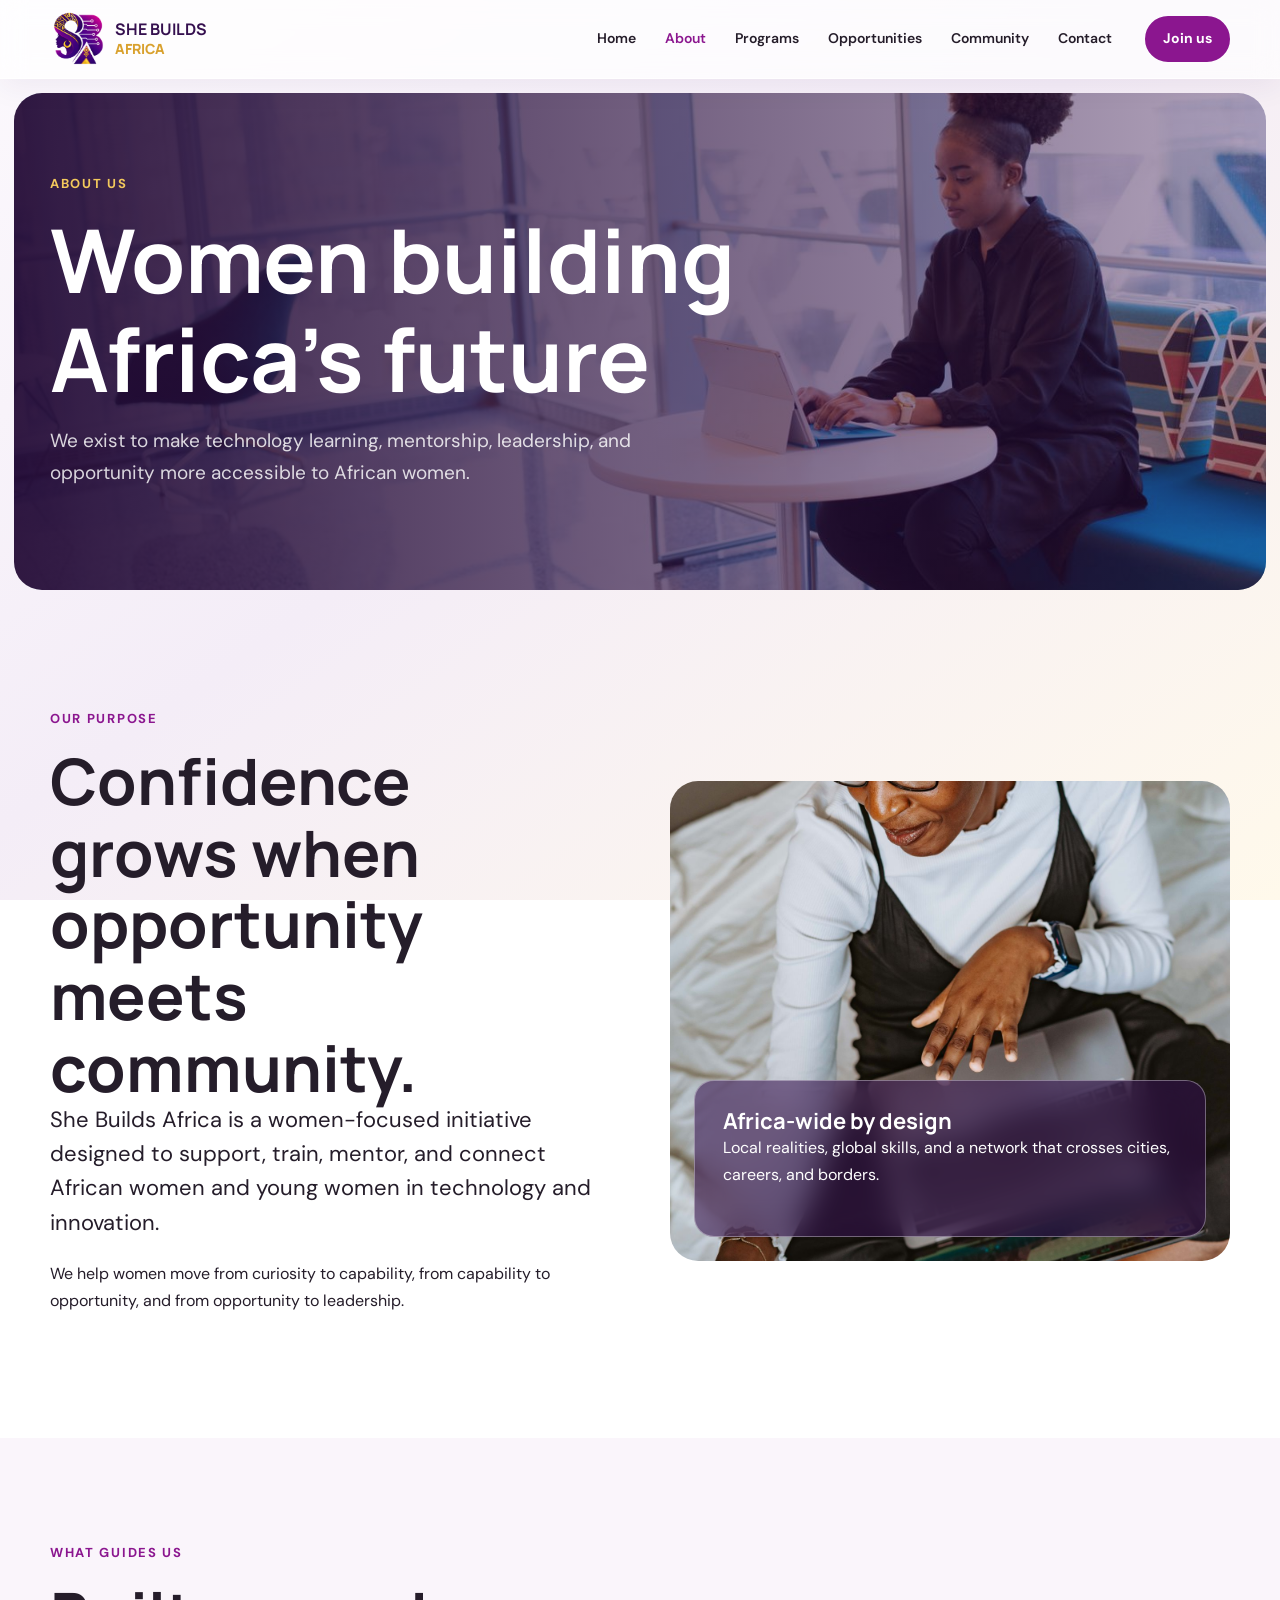
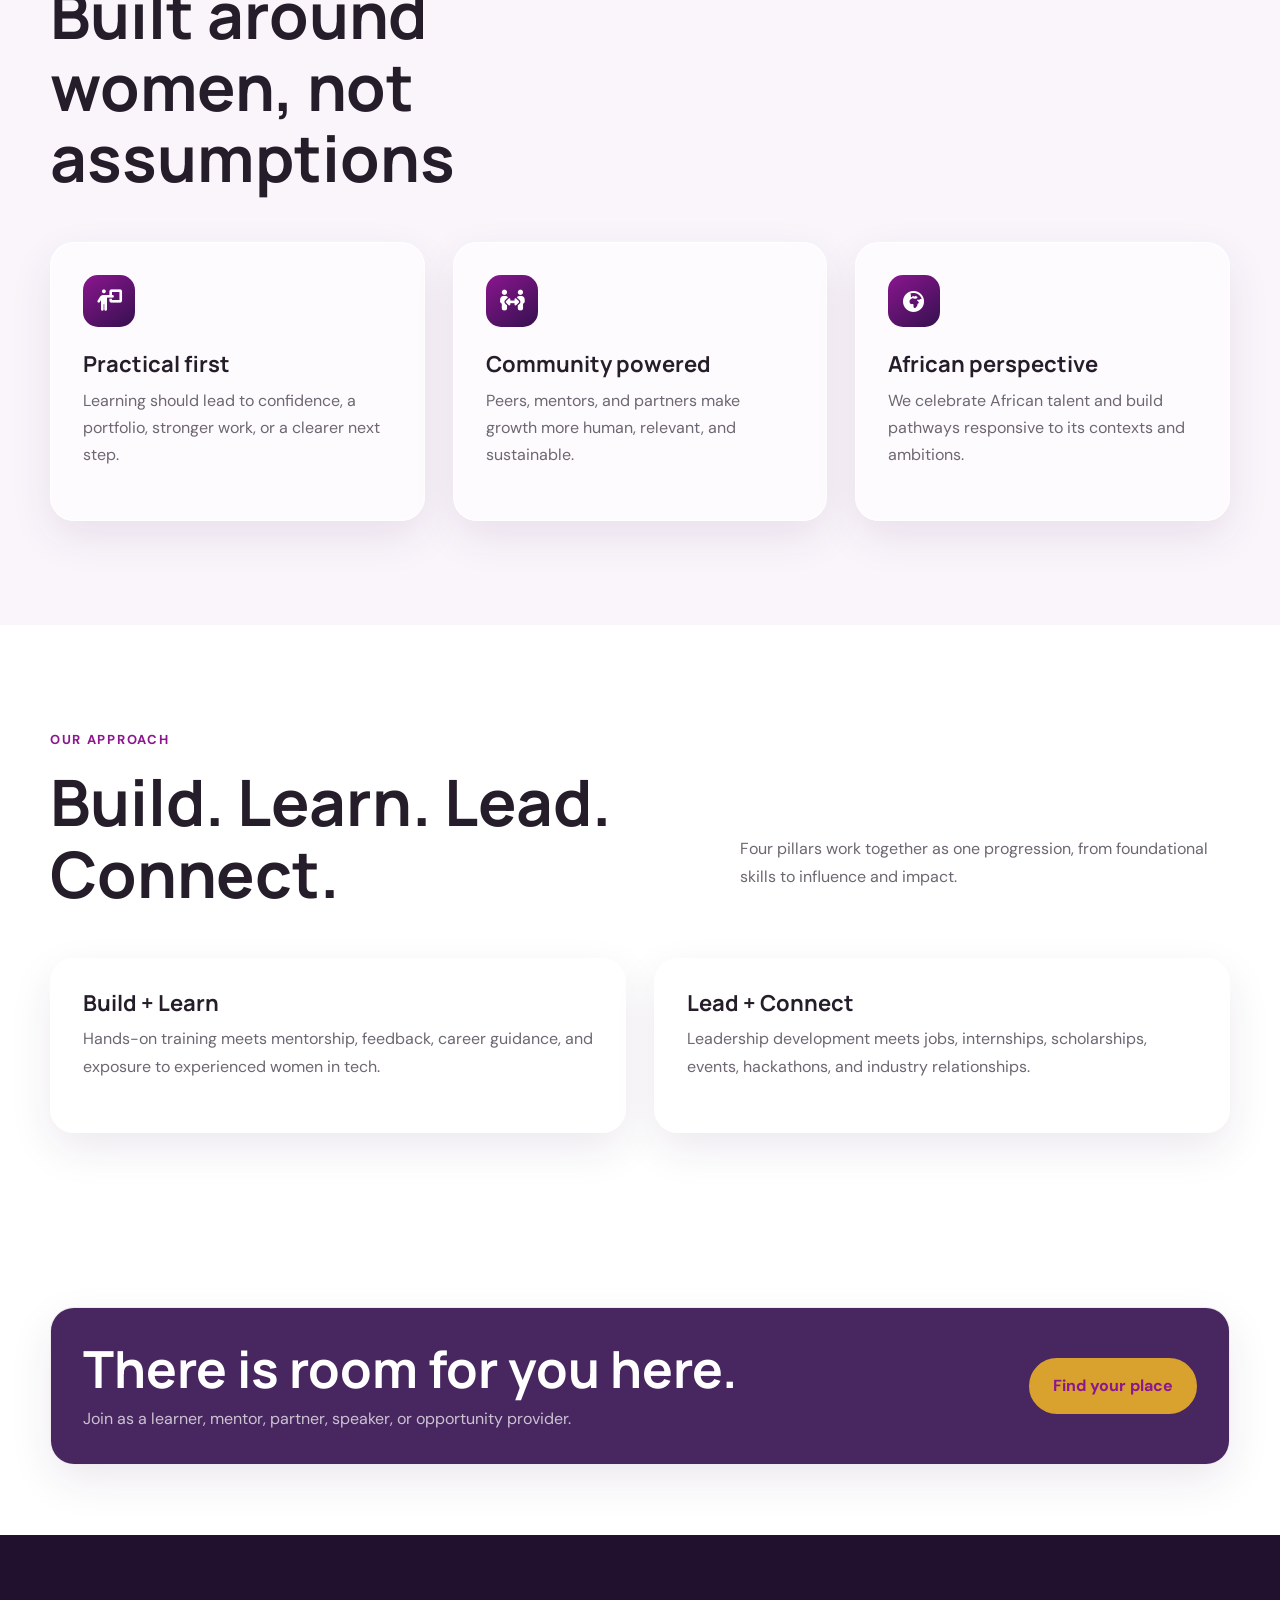
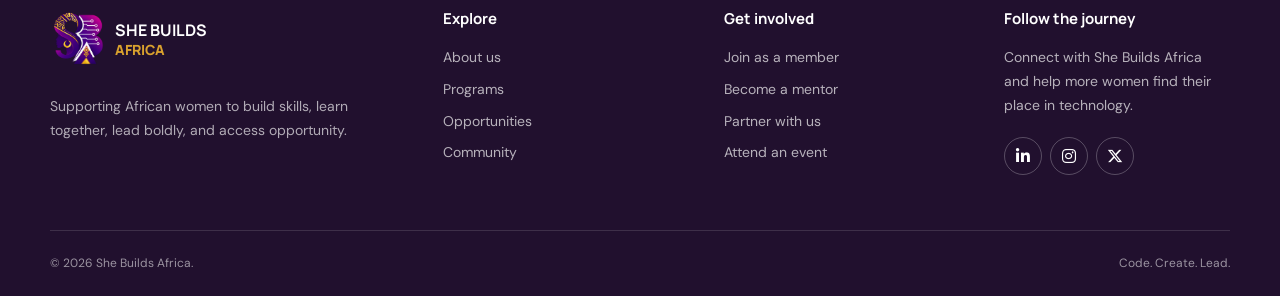
<file: shebuildsafrica/2026/shebuilds/about.html>
<!doctype html><html lang="en"><head><meta charset="utf-8"><meta name="viewport" content="width=device-width,initial-scale=1"><title>About | She Builds Africa</title><link href="https://fonts.googleapis.com/css2?family=DM+Sans:wght@400;500;600;700&amp;family=Manrope:wght@600;700;800&amp;display=swap" rel="stylesheet"><link href="css/fontawesome-free.css" rel="stylesheet"><link href="css/she-builds.css" rel="stylesheet"></head><body>
<header class="site-header"><div class="shell header-inner"><a class="brand" href="index.html"><img src="images/brand/she-builds-africa-mark.png" alt=""><span><strong>She Builds</strong><em>Africa</em></span></a><button class="nav-toggle" aria-expanded="false" aria-controls="site-nav"><i class="fa-solid fa-bars"></i></button><nav class="site-nav" id="site-nav"><a href="index.html">Home</a><a class="active" href="about.html">About</a><a href="programs.html">Programs</a><a href="opportunities.html">Opportunities</a><a href="community.html">Community</a><a href="contact.html">Contact</a></nav><a class="button button-small header-cta" href="contact.html#join">Join us</a></div></header>
<main><section class="page-hero"><img src="images/she-builds/lead.jpg" alt="African woman working in technology"><div class="shell"><p class="eyebrow light">About us</p><h1>Women building Africa's future</h1><p>We exist to make technology learning, mentorship, leadership, and opportunity more accessible to African women.</p></div></section>
<section class="section"><div class="shell split"><div><p class="eyebrow">Our purpose</p><h2>Confidence grows when opportunity meets community.</h2><p class="lead">She Builds Africa is a women-focused initiative designed to support, train, mentor, and connect African women and young women in technology and innovation.</p><p>We help women move from curiosity to capability, from capability to opportunity, and from opportunity to leadership.</p></div><div class="image-glass"><img src="images/she-builds/community.jpg" alt="African woman connecting through technology"><div><h3>Africa-wide by design</h3><p>Local realities, global skills, and a network that crosses cities, careers, and borders.</p></div></div></div></section>
<section class="section section-soft"><div class="shell"><div class="section-heading"><div><p class="eyebrow">What guides us</p><h2>Built around women, not assumptions</h2></div></div><div class="glass-grid"><article class="glass-card"><i class="fa-solid fa-person-chalkboard"></i><h3>Practical first</h3><p>Learning should lead to confidence, a portfolio, stronger work, or a clearer next step.</p></article><article class="glass-card"><i class="fa-solid fa-people-arrows"></i><h3>Community powered</h3><p>Peers, mentors, and partners make growth more human, relevant, and sustainable.</p></article><article class="glass-card"><i class="fa-solid fa-earth-africa"></i><h3>African perspective</h3><p>We celebrate African talent and build pathways responsive to its contexts and ambitions.</p></article></div></div></section>
<section class="section"><div class="shell"><div class="section-heading"><div><p class="eyebrow">Our approach</p><h2>Build. Learn. Lead. Connect.</h2></div><p>Four pillars work together as one progression, from foundational skills to influence and impact.</p></div><div class="glass-grid two"><article class="glass-card"><h3>Build + Learn</h3><p>Hands-on training meets mentorship, feedback, career guidance, and exposure to experienced women in tech.</p></article><article class="glass-card"><h3>Lead + Connect</h3><p>Leadership development meets jobs, internships, scholarships, events, hackathons, and industry relationships.</p></article></div></div></section>
<section class="page-cta"><div class="shell"><div class="glass-card"><div><h2>There is room for you here.</h2><p>Join as a learner, mentor, partner, speaker, or opportunity provider.</p></div><a class="button button-gold" href="contact.html#join">Find your place</a></div></div></section></main>
<footer class="site-footer"><div class="shell footer-main"><div><a class="brand brand-light" href="index.html"><img src="images/brand/she-builds-africa-mark.png" alt=""><span><strong>She Builds</strong><em>Africa</em></span></a><p>Supporting African women to build skills, learn together, lead boldly, and access opportunity.</p></div><div><h3>Explore</h3><a href="about.html">About us</a><a href="programs.html">Programs</a><a href="opportunities.html">Opportunities</a><a href="community.html">Community</a></div><div><h3>Get involved</h3><a href="contact.html#join">Join as a member</a><a href="community.html">Become a mentor</a><a href="contact.html">Partner with us</a><a href="opportunities.html">Attend an event</a></div><div><h3>Follow the journey</h3><p>Connect with She Builds Africa and help more women find their place in technology.</p><div class="socials"><a href="#" aria-label="LinkedIn"><i class="fa-brands fa-linkedin-in"></i></a><a href="#" aria-label="Instagram"><i class="fa-brands fa-instagram"></i></a><a href="#" aria-label="X"><i class="fa-brands fa-x-twitter"></i></a></div></div></div><div class="shell footer-bottom"><p>&copy; <span id="year">2026</span> She Builds Africa.</p><p>Code. Create. Lead.</p></div></footer><script src="js/she-builds.js"></script></body></html>
</file>
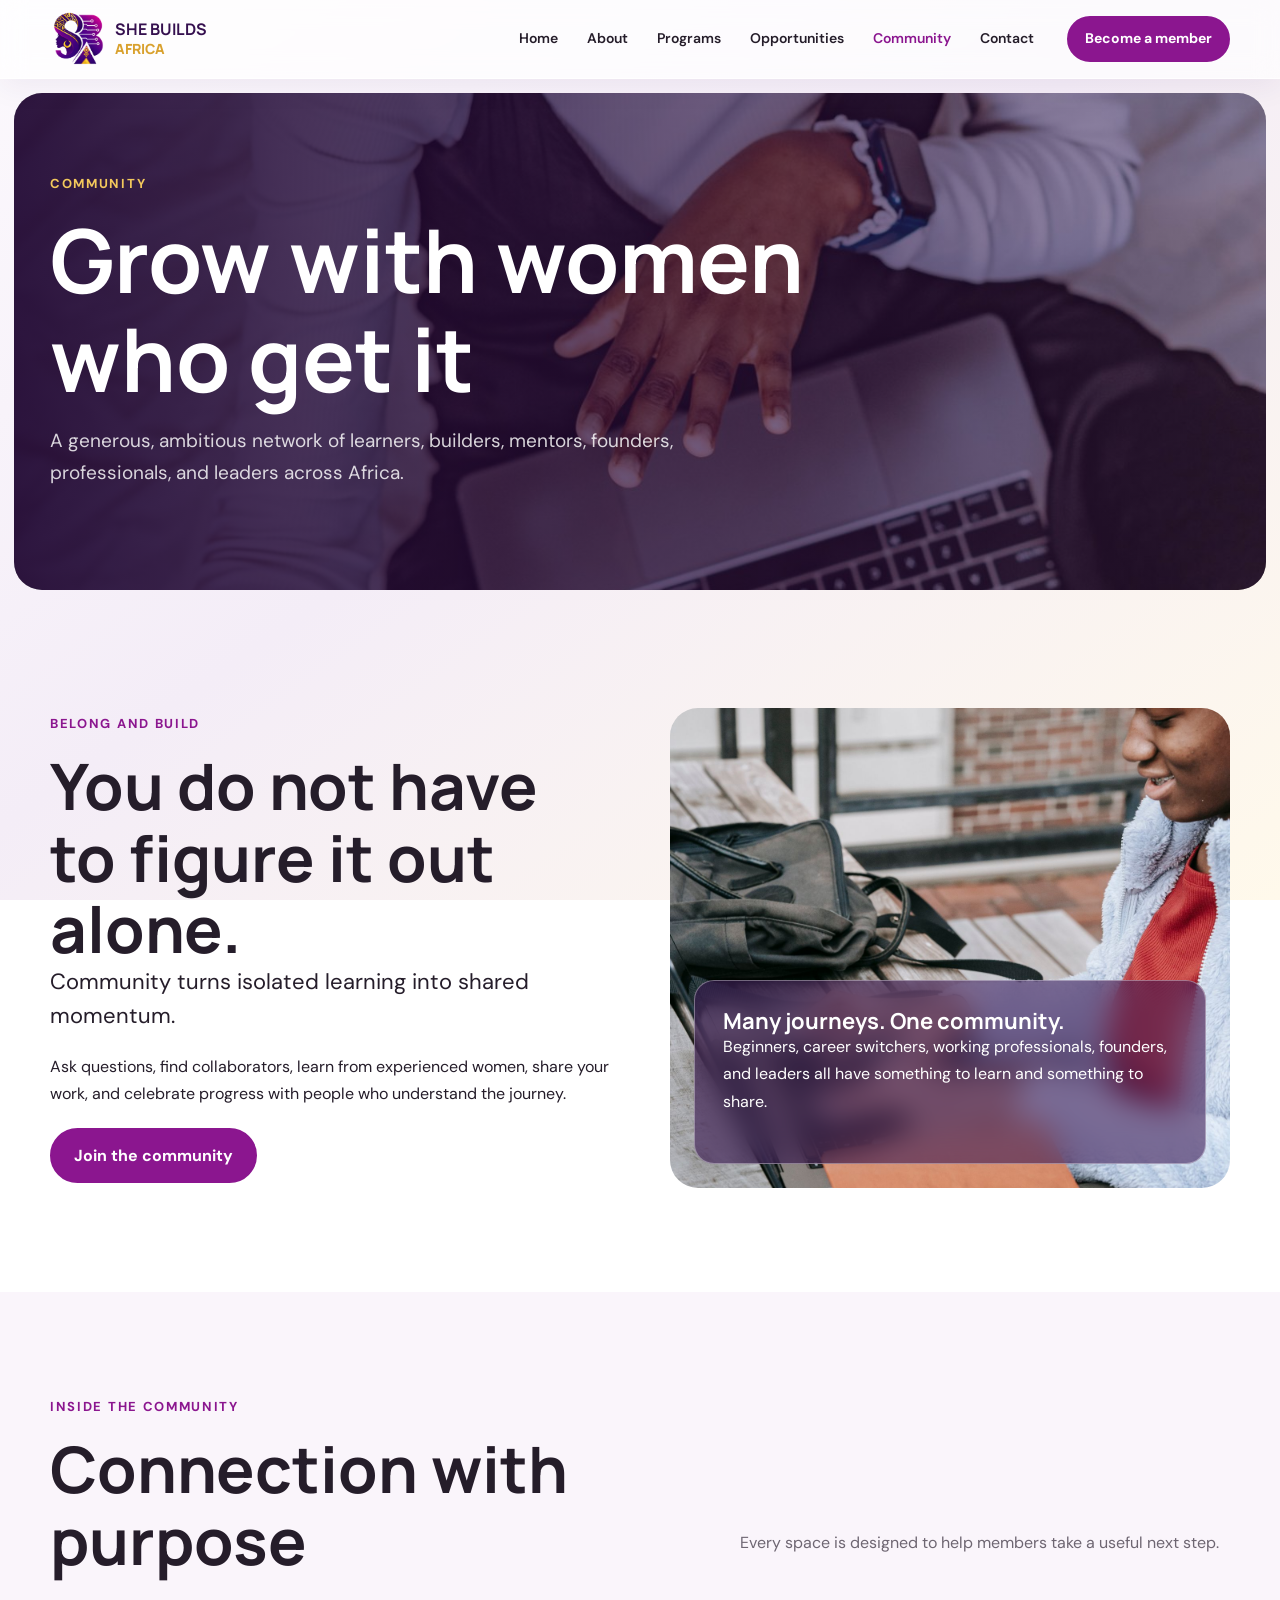
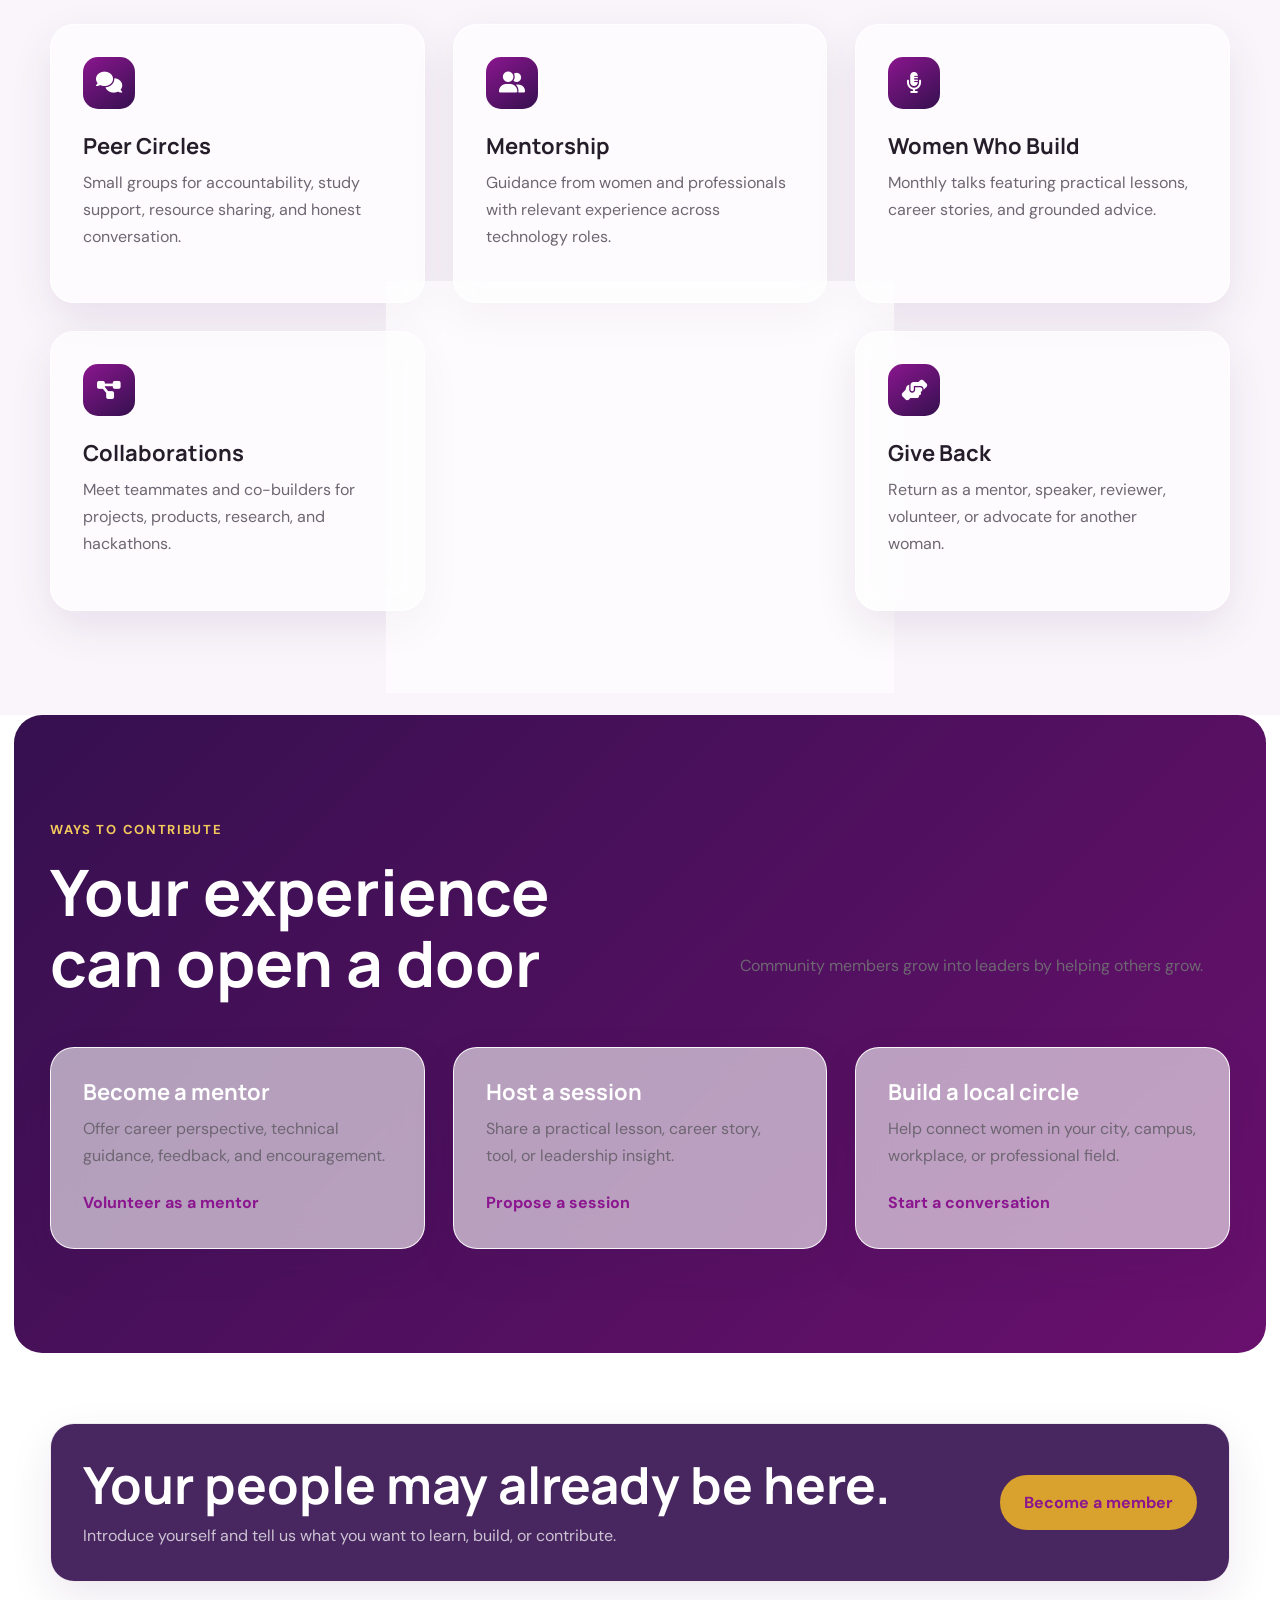
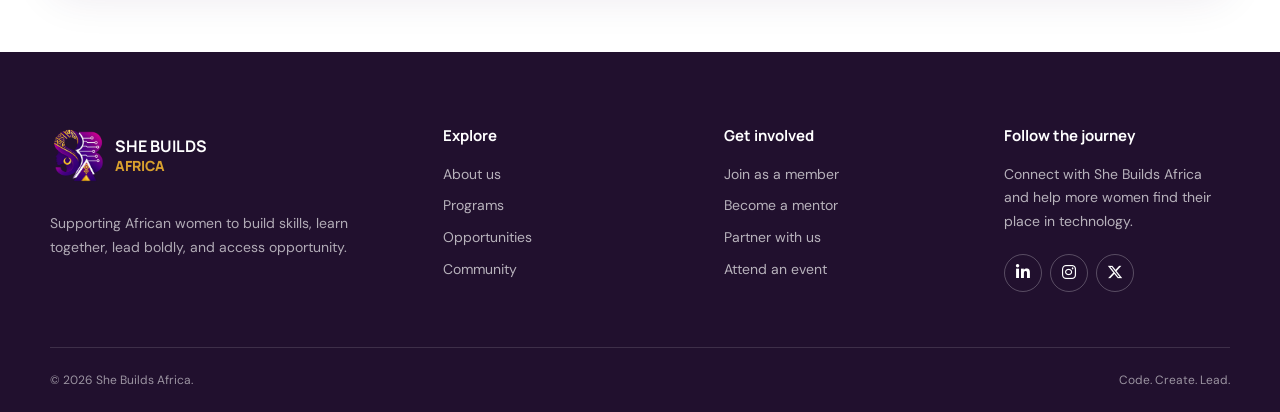
<file: shebuildsafrica/2026/shebuilds/community.html>
<!doctype html><html lang="en"><head><meta charset="utf-8"><meta name="viewport" content="width=device-width,initial-scale=1"><title>Community | She Builds Africa</title><link href="https://fonts.googleapis.com/css2?family=DM+Sans:wght@400;500;600;700&amp;family=Manrope:wght@600;700;800&amp;display=swap" rel="stylesheet"><link href="css/fontawesome-free.css" rel="stylesheet"><link href="css/she-builds.css" rel="stylesheet"></head><body>
<header class="site-header"><div class="shell header-inner"><a class="brand" href="index.html"><img src="images/brand/she-builds-africa-mark.png" alt=""><span><strong>She Builds</strong><em>Africa</em></span></a><button class="nav-toggle" aria-expanded="false" aria-controls="site-nav"><i class="fa-solid fa-bars"></i></button><nav class="site-nav" id="site-nav"><a href="index.html">Home</a><a href="about.html">About</a><a href="programs.html">Programs</a><a href="opportunities.html">Opportunities</a><a class="active" href="community.html">Community</a><a href="contact.html">Contact</a></nav><a class="button button-small header-cta" href="contact.html#join">Become a member</a></div></header>
<main><section class="page-hero"><img src="images/she-builds/community.jpg" alt="African woman connected through technology"><div class="shell"><p class="eyebrow light">Community</p><h1>Grow with women who get it</h1><p>A generous, ambitious network of learners, builders, mentors, founders, professionals, and leaders across Africa.</p></div></section>
<section class="section"><div class="shell split"><div><p class="eyebrow">Belong and build</p><h2>You do not have to figure it out alone.</h2><p class="lead">Community turns isolated learning into shared momentum.</p><p>Ask questions, find collaborators, learn from experienced women, share your work, and celebrate progress with people who understand the journey.</p><a class="button" href="contact.html#join">Join the community</a></div><div class="image-glass"><img src="images/she-builds/learn.jpg" alt="Young woman learning online"><div><h3>Many journeys. One community.</h3><p>Beginners, career switchers, working professionals, founders, and leaders all have something to learn and something to share.</p></div></div></div></section>
<section class="section section-soft"><div class="shell"><div class="section-heading"><div><p class="eyebrow">Inside the community</p><h2>Connection with purpose</h2></div><p>Every space is designed to help members take a useful next step.</p></div><div class="glass-grid"><article class="glass-card"><i class="fa-solid fa-comments"></i><h3>Peer Circles</h3><p>Small groups for accountability, study support, resource sharing, and honest conversation.</p></article><article class="glass-card"><i class="fa-solid fa-user-group"></i><h3>Mentorship</h3><p>Guidance from women and professionals with relevant experience across technology roles.</p></article><article class="glass-card"><i class="fa-solid fa-microphone-lines"></i><h3>Women Who Build</h3><p>Monthly talks featuring practical lessons, career stories, and grounded advice.</p></article><article class="glass-card"><i class="fa-solid fa-diagram-project"></i><h3>Collaborations</h3><p>Meet teammates and co-builders for projects, products, research, and hackathons.</p></article><article class="glass-card"><i class="fa-solid fa-star"></i><h3>Member Spotlights</h3><p>Showcase projects, career milestones, new ventures, and community contribution.</p></article><article class="glass-card"><i class="fa-solid fa-hands-helping"></i><h3>Give Back</h3><p>Return as a mentor, speaker, reviewer, volunteer, or advocate for another woman.</p></article></div></div></section>
<section class="section section-dark"><div class="shell"><div class="section-heading"><div><p class="eyebrow light">Ways to contribute</p><h2>Your experience can open a door</h2></div><p>Community members grow into leaders by helping others grow.</p></div><div class="glass-grid"><article class="glass-card"><h3>Become a mentor</h3><p>Offer career perspective, technical guidance, feedback, and encouragement.</p><a href="contact.html#join">Volunteer as a mentor</a></article><article class="glass-card"><h3>Host a session</h3><p>Share a practical lesson, career story, tool, or leadership insight.</p><a href="contact.html">Propose a session</a></article><article class="glass-card"><h3>Build a local circle</h3><p>Help connect women in your city, campus, workplace, or professional field.</p><a href="contact.html">Start a conversation</a></article></div></div></section>
<section class="page-cta"><div class="shell"><div class="glass-card"><div><h2>Your people may already be here.</h2><p>Introduce yourself and tell us what you want to learn, build, or contribute.</p></div><a class="button button-gold" href="contact.html#join">Become a member</a></div></div></section></main>
<footer class="site-footer"><div class="shell footer-main"><div><a class="brand brand-light" href="index.html"><img src="images/brand/she-builds-africa-mark.png" alt=""><span><strong>She Builds</strong><em>Africa</em></span></a><p>Supporting African women to build skills, learn together, lead boldly, and access opportunity.</p></div><div><h3>Explore</h3><a href="about.html">About us</a><a href="programs.html">Programs</a><a href="opportunities.html">Opportunities</a><a href="community.html">Community</a></div><div><h3>Get involved</h3><a href="contact.html#join">Join as a member</a><a href="community.html">Become a mentor</a><a href="contact.html">Partner with us</a><a href="opportunities.html">Attend an event</a></div><div><h3>Follow the journey</h3><p>Connect with She Builds Africa and help more women find their place in technology.</p><div class="socials"><a href="#" aria-label="LinkedIn"><i class="fa-brands fa-linkedin-in"></i></a><a href="#" aria-label="Instagram"><i class="fa-brands fa-instagram"></i></a><a href="#" aria-label="X"><i class="fa-brands fa-x-twitter"></i></a></div></div></div><div class="shell footer-bottom"><p>&copy; <span id="year">2026</span> She Builds Africa.</p><p>Code. Create. Lead.</p></div></footer><script src="js/she-builds.js"></script></body></html>
</file>
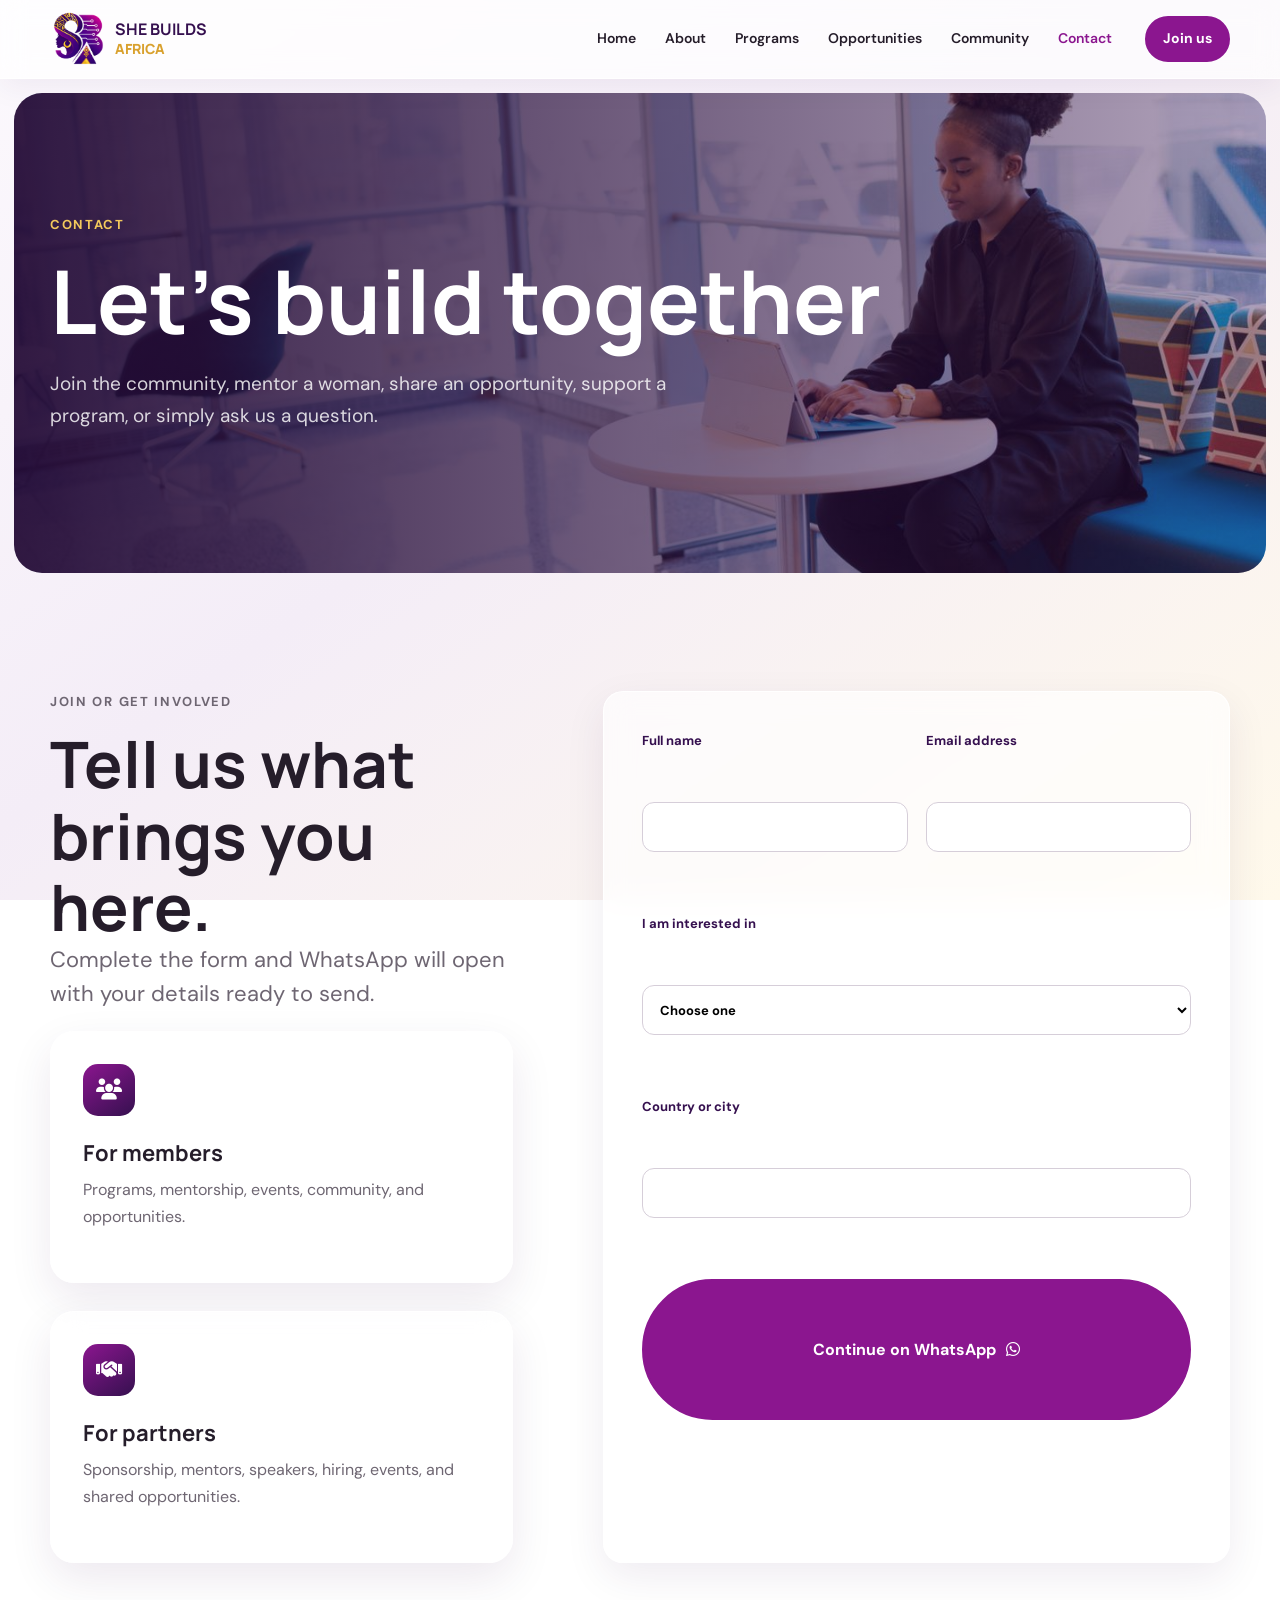
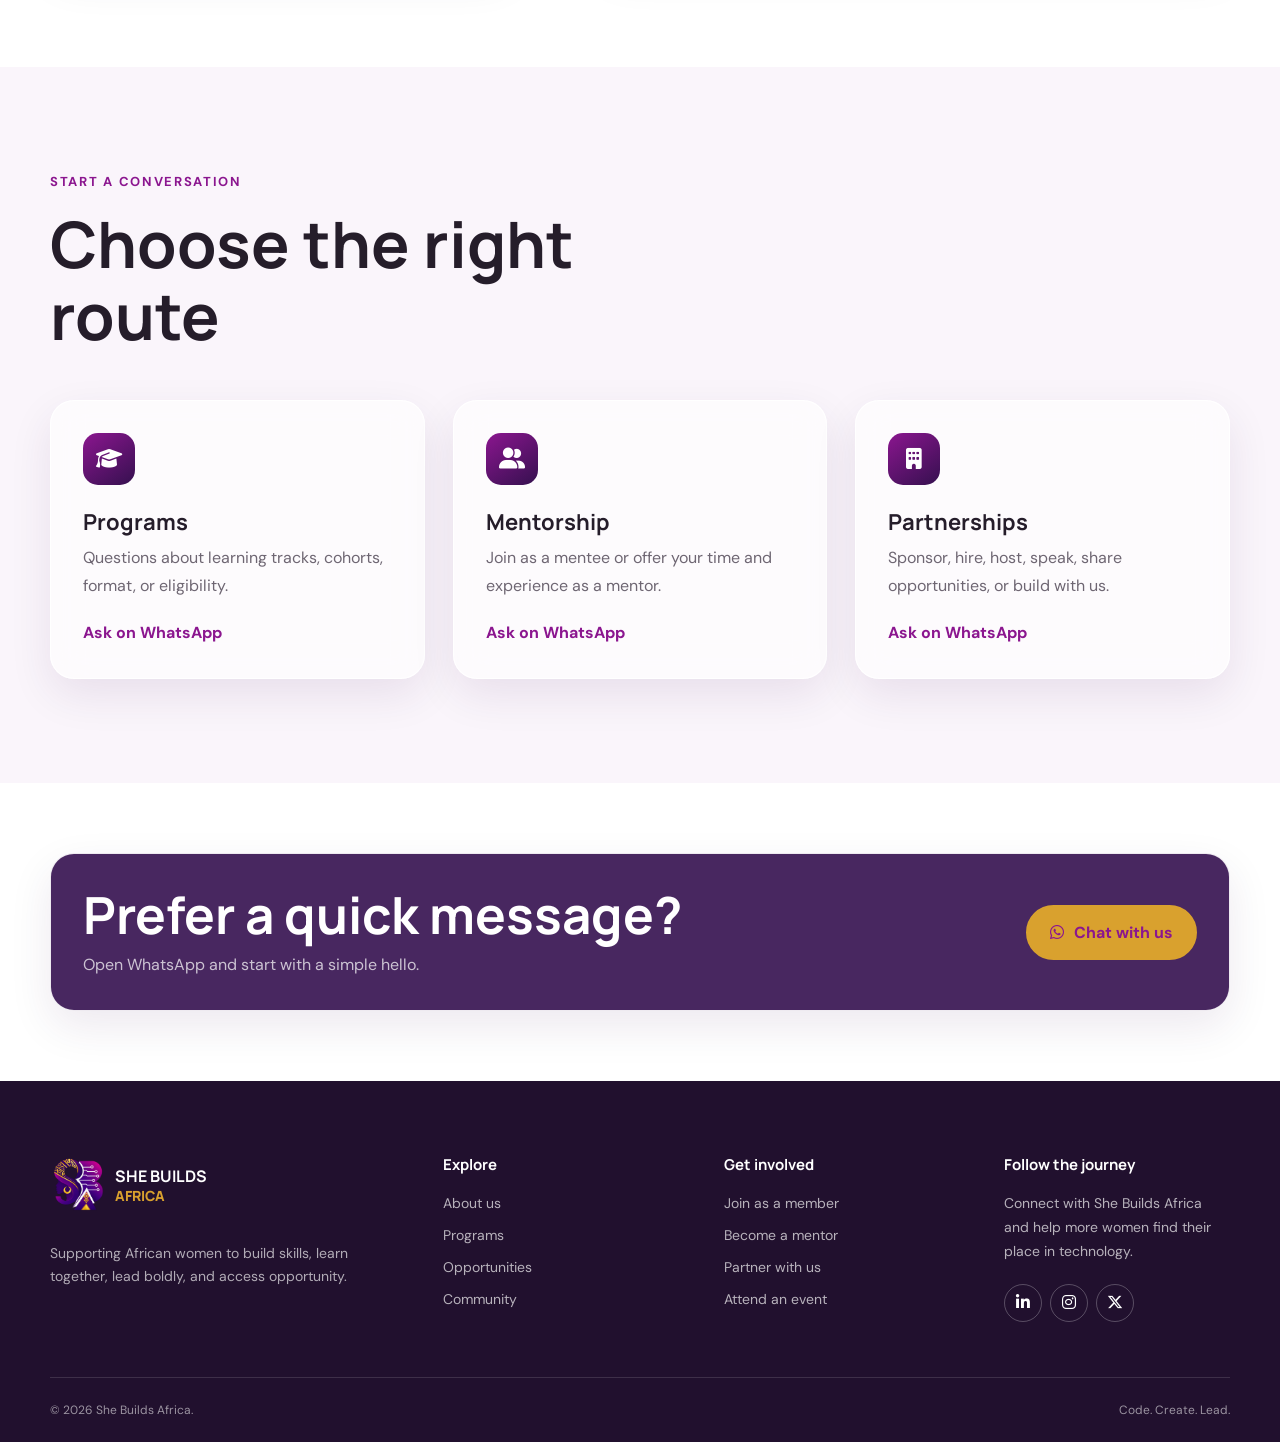
<file: shebuildsafrica/2026/shebuilds/contact.html>
<!doctype html><html lang="en"><head><meta charset="utf-8"><meta name="viewport" content="width=device-width,initial-scale=1"><title>Contact | She Builds Africa</title><link href="https://fonts.googleapis.com/css2?family=DM+Sans:wght@400;500;600;700&amp;family=Manrope:wght@600;700;800&amp;display=swap" rel="stylesheet"><link href="css/fontawesome-free.css" rel="stylesheet"><link href="css/she-builds.css" rel="stylesheet"></head><body>
<header class="site-header"><div class="shell header-inner"><a class="brand" href="index.html"><img src="images/brand/she-builds-africa-mark.png" alt=""><span><strong>She Builds</strong><em>Africa</em></span></a><button class="nav-toggle" aria-expanded="false" aria-controls="site-nav"><i class="fa-solid fa-bars"></i></button><nav class="site-nav" id="site-nav"><a href="index.html">Home</a><a href="about.html">About</a><a href="programs.html">Programs</a><a href="opportunities.html">Opportunities</a><a href="community.html">Community</a><a class="active" href="contact.html">Contact</a></nav><a class="button button-small header-cta" href="#join">Join us</a></div></header>
<main><section class="page-hero"><img src="images/she-builds/lead.jpg" alt="African woman using technology in a bright workspace"><div class="shell"><p class="eyebrow light">Contact</p><h1>Let's build together</h1><p>Join the community, mentor a woman, share an opportunity, support a program, or simply ask us a question.</p></div></section>
<section class="section" id="join"><div class="shell join-grid"><div><p class="eyebrow">Join or get involved</p><h2>Tell us what brings you here.</h2><p class="lead">Complete the form and WhatsApp will open with your details ready to send.</p><div class="glass-grid" style="grid-template-columns:1fr"><article class="glass-card"><i class="fa-solid fa-users"></i><h3>For members</h3><p>Programs, mentorship, events, community, and opportunities.</p></article><article class="glass-card"><i class="fa-solid fa-handshake"></i><h3>For partners</h3><p>Sponsorship, mentors, speakers, hiring, events, and shared opportunities.</p></article></div></div>
<form class="join-form" id="join-form"><label>Full name<input name="name" autocomplete="name" required></label><label>Email address<input name="email" type="email" autocomplete="email" required></label><label class="full">I am interested in<select name="interest" required><option value="">Choose one</option><option>Learning technology skills</option><option>Mentorship and career growth</option><option>Jobs and opportunities</option><option>Becoming a mentor</option><option>Partnering with She Builds Africa</option><option>Sharing an opportunity</option></select></label><label class="full">Country or city<input name="location" autocomplete="address-level2"></label><button class="button full" type="submit">Continue on WhatsApp <i class="fa-brands fa-whatsapp"></i></button><p class="form-status full" role="status"></p></form></div></section>
<section class="section section-soft"><div class="shell"><div class="section-heading"><div><p class="eyebrow">Start a conversation</p><h2>Choose the right route</h2></div></div><div class="glass-grid"><article class="glass-card"><i class="fa-solid fa-graduation-cap"></i><h3>Programs</h3><p>Questions about learning tracks, cohorts, format, or eligibility.</p><a href="https://wa.me/254112462664?text=Hello%20She%20Builds%20Africa%2C%20I%20have%20a%20program%20question" target="_blank" rel="noopener">Ask on WhatsApp</a></article><article class="glass-card"><i class="fa-solid fa-user-group"></i><h3>Mentorship</h3><p>Join as a mentee or offer your time and experience as a mentor.</p><a href="https://wa.me/254112462664?text=Hello%20She%20Builds%20Africa%2C%20I%20am%20interested%20in%20mentorship" target="_blank" rel="noopener">Ask on WhatsApp</a></article><article class="glass-card"><i class="fa-solid fa-building"></i><h3>Partnerships</h3><p>Sponsor, hire, host, speak, share opportunities, or build with us.</p><a href="https://wa.me/254112462664?text=Hello%20She%20Builds%20Africa%2C%20I%20would%20like%20to%20partner" target="_blank" rel="noopener">Ask on WhatsApp</a></article></div></div></section>
<section class="page-cta"><div class="shell"><div class="glass-card"><div><h2>Prefer a quick message?</h2><p>Open WhatsApp and start with a simple hello.</p></div><a class="button button-gold" href="https://wa.me/254112462664?text=Hello%20She%20Builds%20Africa" target="_blank" rel="noopener"><i class="fa-brands fa-whatsapp"></i> Chat with us</a></div></div></section></main>
<footer class="site-footer"><div class="shell footer-main"><div><a class="brand brand-light" href="index.html"><img src="images/brand/she-builds-africa-mark.png" alt=""><span><strong>She Builds</strong><em>Africa</em></span></a><p>Supporting African women to build skills, learn together, lead boldly, and access opportunity.</p></div><div><h3>Explore</h3><a href="about.html">About us</a><a href="programs.html">Programs</a><a href="opportunities.html">Opportunities</a><a href="community.html">Community</a></div><div><h3>Get involved</h3><a href="contact.html#join">Join as a member</a><a href="community.html">Become a mentor</a><a href="contact.html">Partner with us</a><a href="opportunities.html">Attend an event</a></div><div><h3>Follow the journey</h3><p>Connect with She Builds Africa and help more women find their place in technology.</p><div class="socials"><a href="#" aria-label="LinkedIn"><i class="fa-brands fa-linkedin-in"></i></a><a href="#" aria-label="Instagram"><i class="fa-brands fa-instagram"></i></a><a href="#" aria-label="X"><i class="fa-brands fa-x-twitter"></i></a></div></div></div><div class="shell footer-bottom"><p>&copy; <span id="year">2026</span> She Builds Africa.</p><p>Code. Create. Lead.</p></div></footer><script src="js/she-builds.js"></script></body></html>
</file>
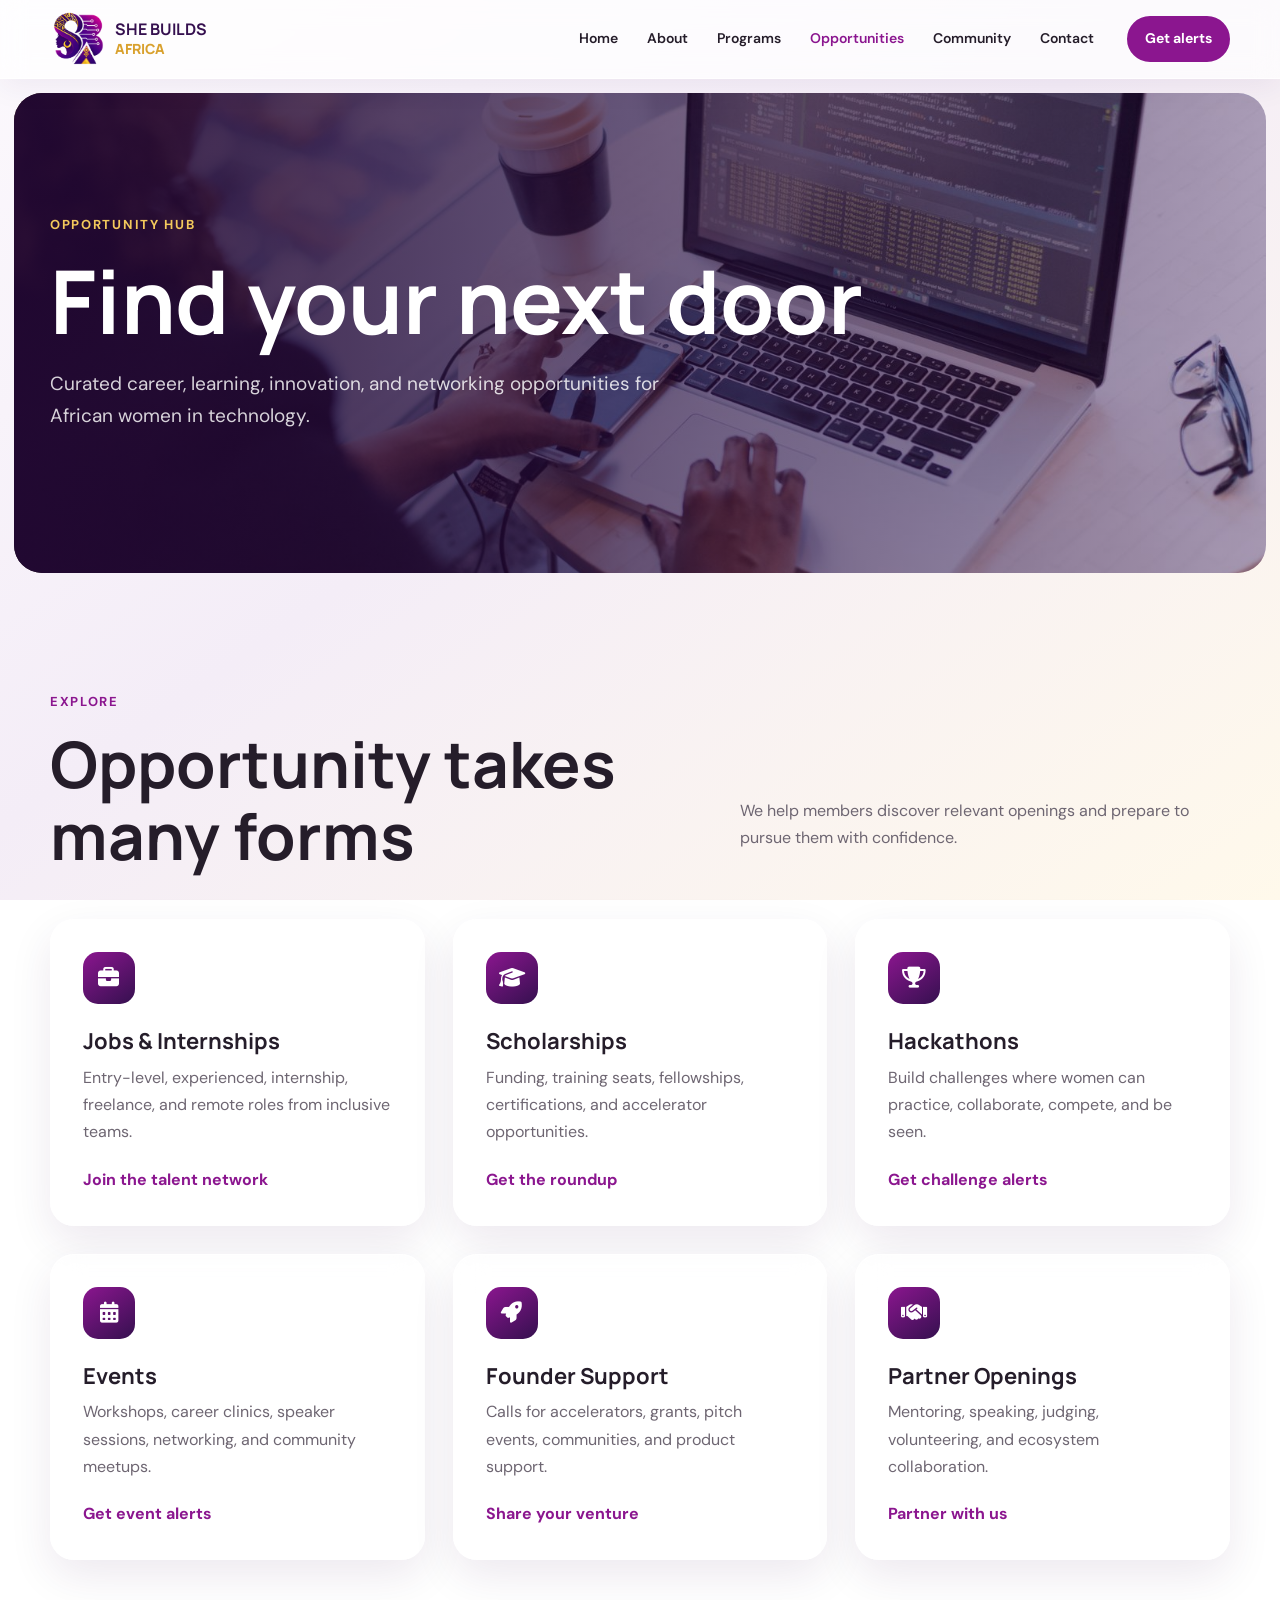
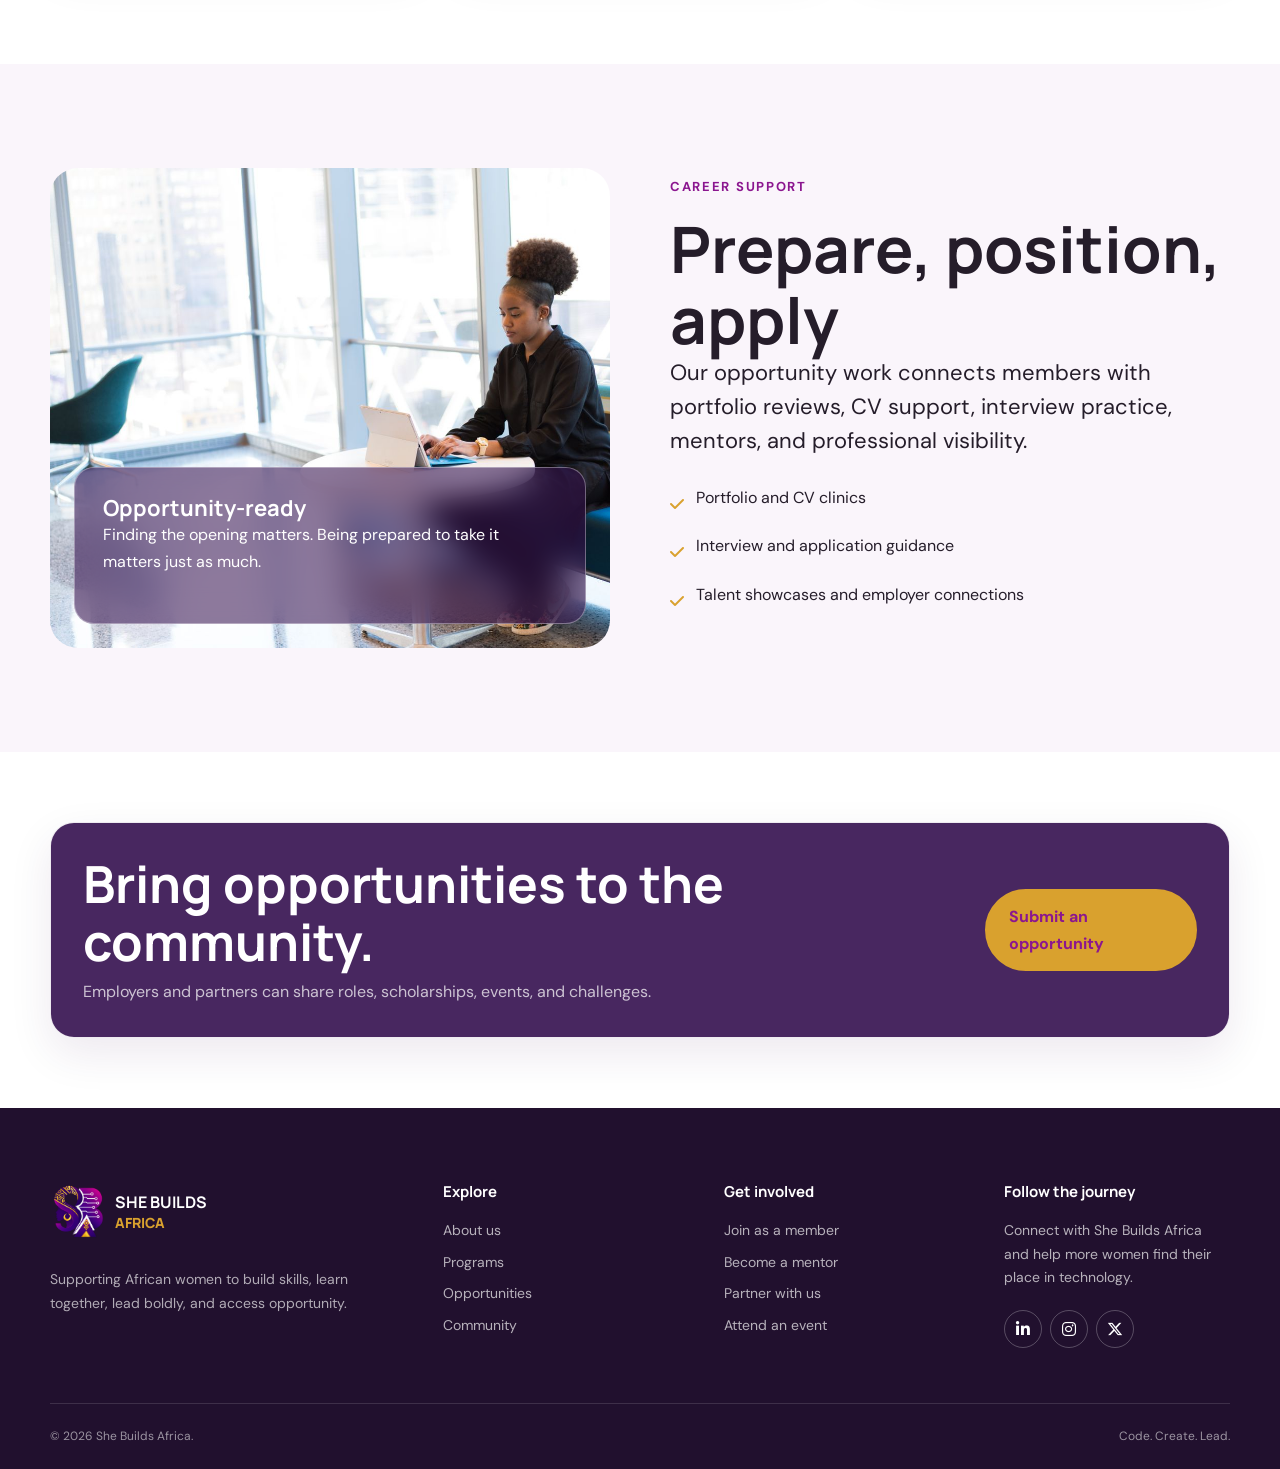
<file: shebuildsafrica/2026/shebuilds/opportunities.html>
<!doctype html><html lang="en"><head><meta charset="utf-8"><meta name="viewport" content="width=device-width,initial-scale=1"><title>Opportunities | She Builds Africa</title><link href="https://fonts.googleapis.com/css2?family=DM+Sans:wght@400;500;600;700&amp;family=Manrope:wght@600;700;800&amp;display=swap" rel="stylesheet"><link href="css/fontawesome-free.css" rel="stylesheet"><link href="css/she-builds.css" rel="stylesheet"></head><body>
<header class="site-header"><div class="shell header-inner"><a class="brand" href="index.html"><img src="images/brand/she-builds-africa-mark.png" alt=""><span><strong>She Builds</strong><em>Africa</em></span></a><button class="nav-toggle" aria-expanded="false" aria-controls="site-nav"><i class="fa-solid fa-bars"></i></button><nav class="site-nav" id="site-nav"><a href="index.html">Home</a><a href="about.html">About</a><a href="programs.html">Programs</a><a class="active" href="opportunities.html">Opportunities</a><a href="community.html">Community</a><a href="contact.html">Contact</a></nav><a class="button button-small header-cta" href="contact.html#join">Get alerts</a></div></header>
<main><section class="page-hero"><img src="images/she-builds/build.jpg" alt="Women collaborating in a technology workspace"><div class="shell"><p class="eyebrow light">Opportunity hub</p><h1>Find your next door</h1><p>Curated career, learning, innovation, and networking opportunities for African women in technology.</p></div></section>
<section class="section"><div class="shell"><div class="section-heading"><div><p class="eyebrow">Explore</p><h2>Opportunity takes many forms</h2></div><p>We help members discover relevant openings and prepare to pursue them with confidence.</p></div><div class="glass-grid"><article class="glass-card"><i class="fa-solid fa-briefcase"></i><h3>Jobs &amp; Internships</h3><p>Entry-level, experienced, internship, freelance, and remote roles from inclusive teams.</p><a href="contact.html#join">Join the talent network</a></article><article class="glass-card"><i class="fa-solid fa-graduation-cap"></i><h3>Scholarships</h3><p>Funding, training seats, fellowships, certifications, and accelerator opportunities.</p><a href="contact.html#join">Get the roundup</a></article><article class="glass-card"><i class="fa-solid fa-trophy"></i><h3>Hackathons</h3><p>Build challenges where women can practice, collaborate, compete, and be seen.</p><a href="contact.html#join">Get challenge alerts</a></article><article class="glass-card"><i class="fa-solid fa-calendar-days"></i><h3>Events</h3><p>Workshops, career clinics, speaker sessions, networking, and community meetups.</p><a href="contact.html#join">Get event alerts</a></article><article class="glass-card"><i class="fa-solid fa-rocket"></i><h3>Founder Support</h3><p>Calls for accelerators, grants, pitch events, communities, and product support.</p><a href="contact.html#join">Share your venture</a></article><article class="glass-card"><i class="fa-solid fa-handshake"></i><h3>Partner Openings</h3><p>Mentoring, speaking, judging, volunteering, and ecosystem collaboration.</p><a href="contact.html">Partner with us</a></article></div></div></section>
<section class="section section-soft"><div class="shell split"><div class="image-glass"><img src="images/she-builds/lead.jpg" alt="Woman progressing in a technology career"><div><h3>Opportunity-ready</h3><p>Finding the opening matters. Being prepared to take it matters just as much.</p></div></div><div><p class="eyebrow">Career support</p><h2>Prepare, position, apply</h2><p class="lead">Our opportunity work connects members with portfolio reviews, CV support, interview practice, mentors, and professional visibility.</p><ul class="plain-list"><li><i class="fa-solid fa-check"></i><span>Portfolio and CV clinics</span></li><li><i class="fa-solid fa-check"></i><span>Interview and application guidance</span></li><li><i class="fa-solid fa-check"></i><span>Talent showcases and employer connections</span></li></ul></div></div></section>
<section class="page-cta"><div class="shell"><div class="glass-card"><div><h2>Bring opportunities to the community.</h2><p>Employers and partners can share roles, scholarships, events, and challenges.</p></div><a class="button button-gold" href="contact.html">Submit an opportunity</a></div></div></section></main>
<footer class="site-footer"><div class="shell footer-main"><div><a class="brand brand-light" href="index.html"><img src="images/brand/she-builds-africa-mark.png" alt=""><span><strong>She Builds</strong><em>Africa</em></span></a><p>Supporting African women to build skills, learn together, lead boldly, and access opportunity.</p></div><div><h3>Explore</h3><a href="about.html">About us</a><a href="programs.html">Programs</a><a href="opportunities.html">Opportunities</a><a href="community.html">Community</a></div><div><h3>Get involved</h3><a href="contact.html#join">Join as a member</a><a href="community.html">Become a mentor</a><a href="contact.html">Partner with us</a><a href="opportunities.html">Attend an event</a></div><div><h3>Follow the journey</h3><p>Connect with She Builds Africa and help more women find their place in technology.</p><div class="socials"><a href="#" aria-label="LinkedIn"><i class="fa-brands fa-linkedin-in"></i></a><a href="#" aria-label="Instagram"><i class="fa-brands fa-instagram"></i></a><a href="#" aria-label="X"><i class="fa-brands fa-x-twitter"></i></a></div></div></div><div class="shell footer-bottom"><p>&copy; <span id="year">2026</span> She Builds Africa.</p><p>Code. Create. Lead.</p></div></footer><script src="js/she-builds.js"></script></body></html>
</file>
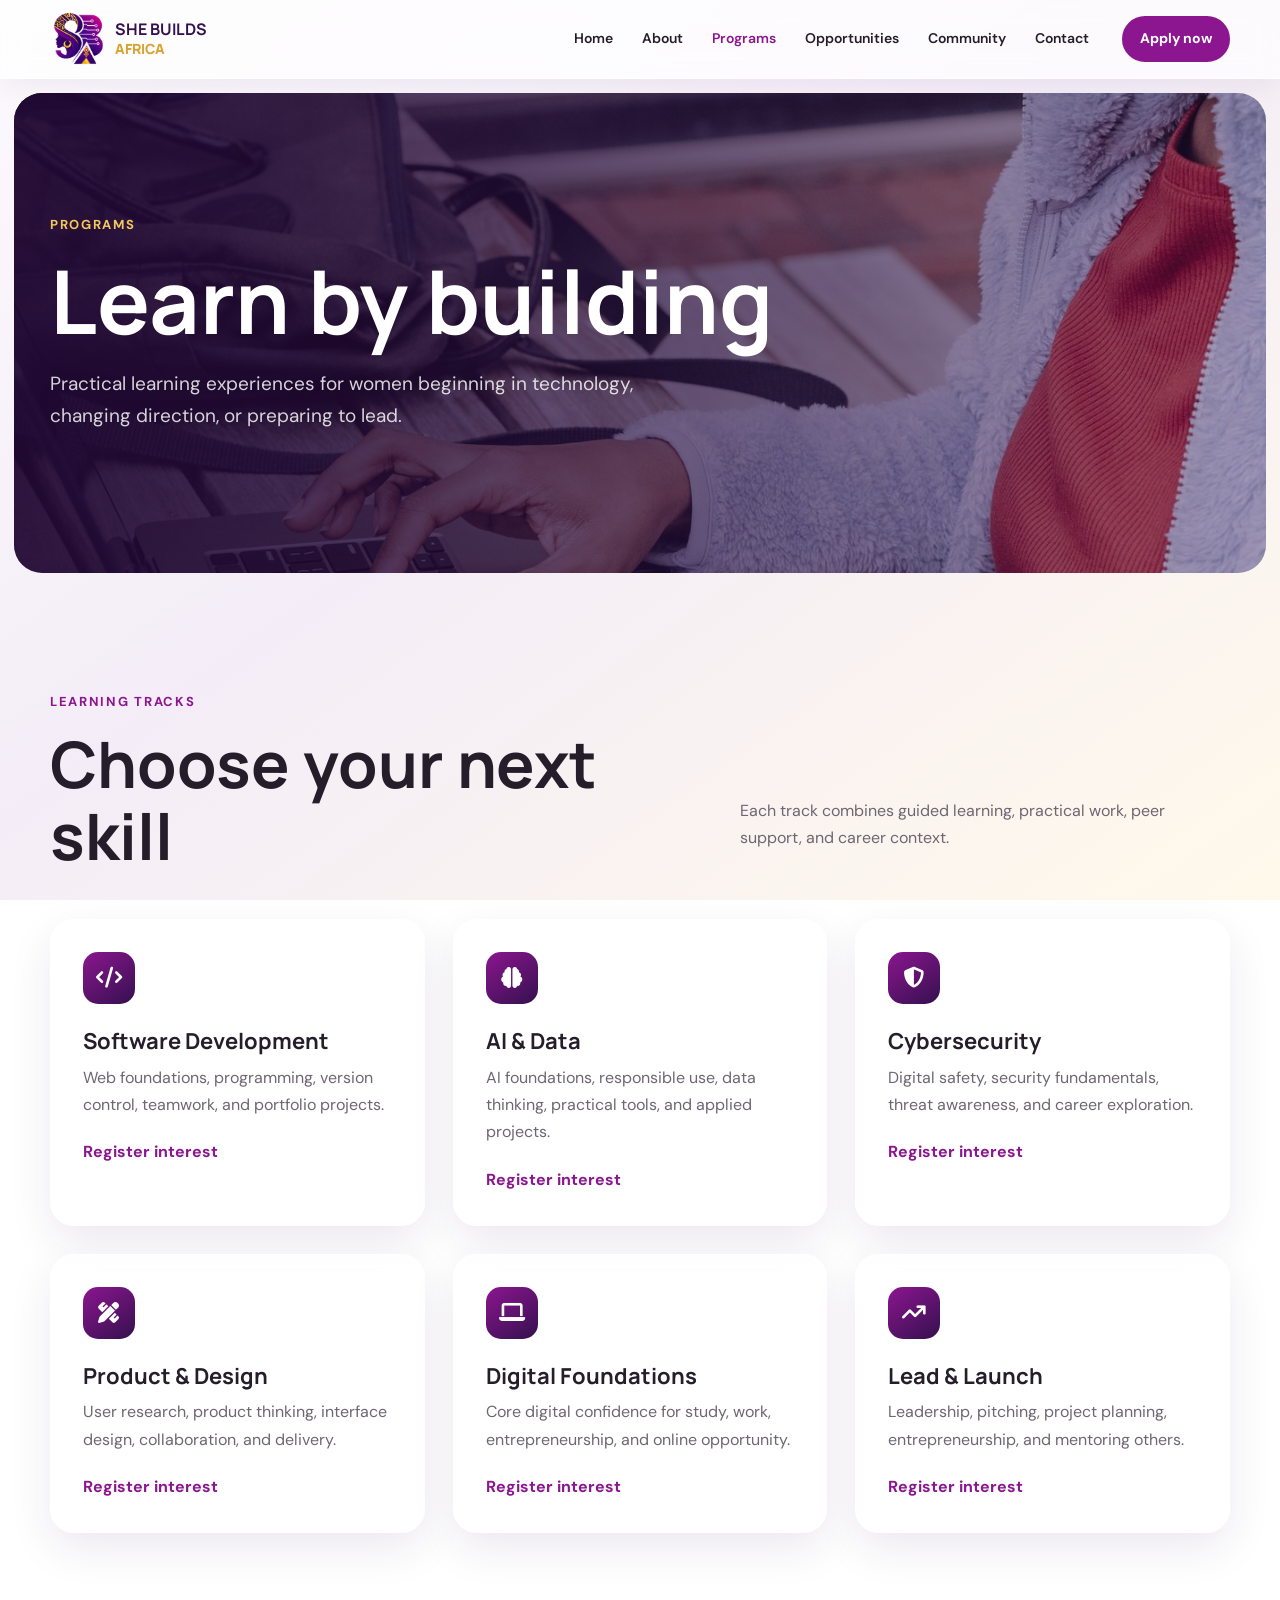
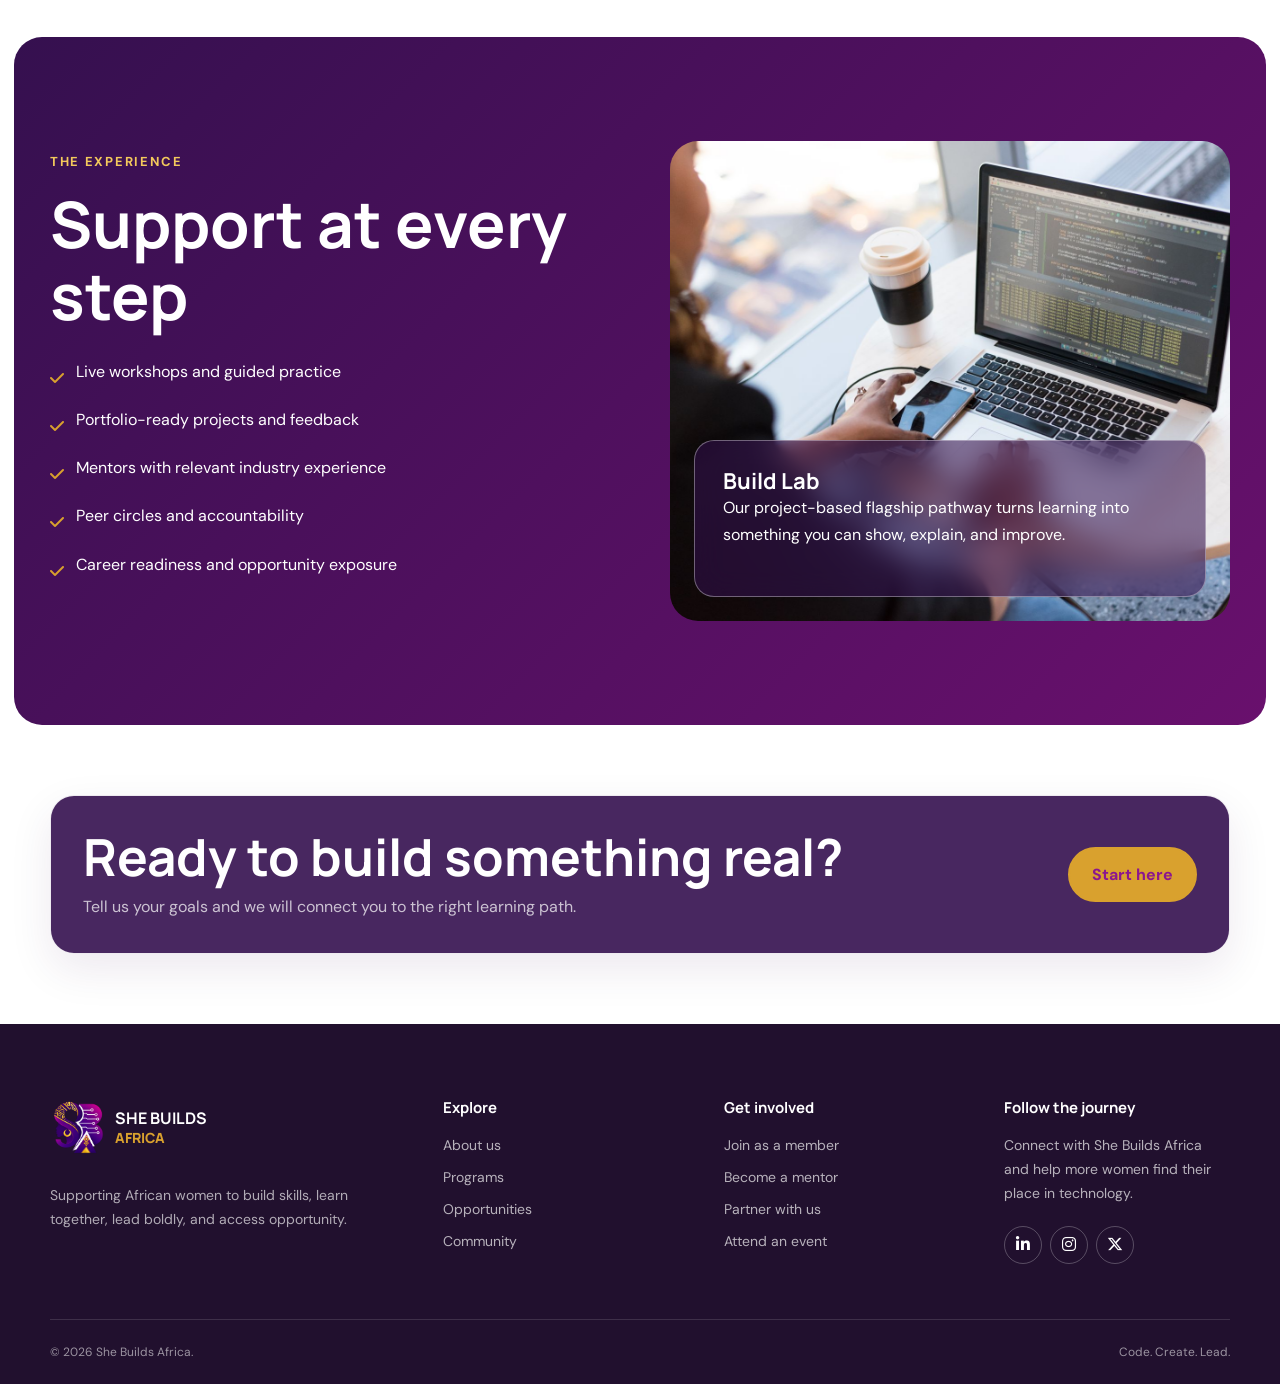
<file: shebuildsafrica/2026/shebuilds/programs.html>
<!doctype html><html lang="en"><head><meta charset="utf-8"><meta name="viewport" content="width=device-width,initial-scale=1"><title>Programs | She Builds Africa</title><link href="https://fonts.googleapis.com/css2?family=DM+Sans:wght@400;500;600;700&amp;family=Manrope:wght@600;700;800&amp;display=swap" rel="stylesheet"><link href="css/fontawesome-free.css" rel="stylesheet"><link href="css/she-builds.css" rel="stylesheet"></head><body>
<header class="site-header"><div class="shell header-inner"><a class="brand" href="index.html"><img src="images/brand/she-builds-africa-mark.png" alt=""><span><strong>She Builds</strong><em>Africa</em></span></a><button class="nav-toggle" aria-expanded="false" aria-controls="site-nav"><i class="fa-solid fa-bars"></i></button><nav class="site-nav" id="site-nav"><a href="index.html">Home</a><a href="about.html">About</a><a class="active" href="programs.html">Programs</a><a href="opportunities.html">Opportunities</a><a href="community.html">Community</a><a href="contact.html">Contact</a></nav><a class="button button-small header-cta" href="contact.html#join">Apply now</a></div></header>
<main><section class="page-hero"><img src="images/she-builds/learn.jpg" alt="Young woman learning with a laptop"><div class="shell"><p class="eyebrow light">Programs</p><h1>Learn by building</h1><p>Practical learning experiences for women beginning in technology, changing direction, or preparing to lead.</p></div></section>
<section class="section"><div class="shell"><div class="section-heading"><div><p class="eyebrow">Learning tracks</p><h2>Choose your next skill</h2></div><p>Each track combines guided learning, practical work, peer support, and career context.</p></div><div class="glass-grid"><article class="glass-card"><i class="fa-solid fa-code"></i><h3>Software Development</h3><p>Web foundations, programming, version control, teamwork, and portfolio projects.</p><a href="contact.html#join">Register interest</a></article><article class="glass-card"><i class="fa-solid fa-brain"></i><h3>AI &amp; Data</h3><p>AI foundations, responsible use, data thinking, practical tools, and applied projects.</p><a href="contact.html#join">Register interest</a></article><article class="glass-card"><i class="fa-solid fa-shield-halved"></i><h3>Cybersecurity</h3><p>Digital safety, security fundamentals, threat awareness, and career exploration.</p><a href="contact.html#join">Register interest</a></article><article class="glass-card"><i class="fa-solid fa-pen-ruler"></i><h3>Product &amp; Design</h3><p>User research, product thinking, interface design, collaboration, and delivery.</p><a href="contact.html#join">Register interest</a></article><article class="glass-card"><i class="fa-solid fa-laptop"></i><h3>Digital Foundations</h3><p>Core digital confidence for study, work, entrepreneurship, and online opportunity.</p><a href="contact.html#join">Register interest</a></article><article class="glass-card"><i class="fa-solid fa-arrow-trend-up"></i><h3>Lead &amp; Launch</h3><p>Leadership, pitching, project planning, entrepreneurship, and mentoring others.</p><a href="contact.html#join">Register interest</a></article></div></div></section>
<section class="section section-dark"><div class="shell split"><div><p class="eyebrow light">The experience</p><h2>Support at every step</h2><ul class="plain-list"><li><i class="fa-solid fa-check"></i><span>Live workshops and guided practice</span></li><li><i class="fa-solid fa-check"></i><span>Portfolio-ready projects and feedback</span></li><li><i class="fa-solid fa-check"></i><span>Mentors with relevant industry experience</span></li><li><i class="fa-solid fa-check"></i><span>Peer circles and accountability</span></li><li><i class="fa-solid fa-check"></i><span>Career readiness and opportunity exposure</span></li></ul></div><div class="image-glass"><img src="images/she-builds/build.jpg" alt="Women building software together"><div><h3>Build Lab</h3><p>Our project-based flagship pathway turns learning into something you can show, explain, and improve.</p></div></div></div></section>
<section class="page-cta"><div class="shell"><div class="glass-card"><div><h2>Ready to build something real?</h2><p>Tell us your goals and we will connect you to the right learning path.</p></div><a class="button button-gold" href="contact.html#join">Start here</a></div></div></section></main>
<footer class="site-footer"><div class="shell footer-main"><div><a class="brand brand-light" href="index.html"><img src="images/brand/she-builds-africa-mark.png" alt=""><span><strong>She Builds</strong><em>Africa</em></span></a><p>Supporting African women to build skills, learn together, lead boldly, and access opportunity.</p></div><div><h3>Explore</h3><a href="about.html">About us</a><a href="programs.html">Programs</a><a href="opportunities.html">Opportunities</a><a href="community.html">Community</a></div><div><h3>Get involved</h3><a href="contact.html#join">Join as a member</a><a href="community.html">Become a mentor</a><a href="contact.html">Partner with us</a><a href="opportunities.html">Attend an event</a></div><div><h3>Follow the journey</h3><p>Connect with She Builds Africa and help more women find their place in technology.</p><div class="socials"><a href="#" aria-label="LinkedIn"><i class="fa-brands fa-linkedin-in"></i></a><a href="#" aria-label="Instagram"><i class="fa-brands fa-instagram"></i></a><a href="#" aria-label="X"><i class="fa-brands fa-x-twitter"></i></a></div></div></div><div class="shell footer-bottom"><p>&copy; <span id="year">2026</span> She Builds Africa.</p><p>Code. Create. Lead.</p></div></footer><script src="js/she-builds.js"></script></body></html>
</file>
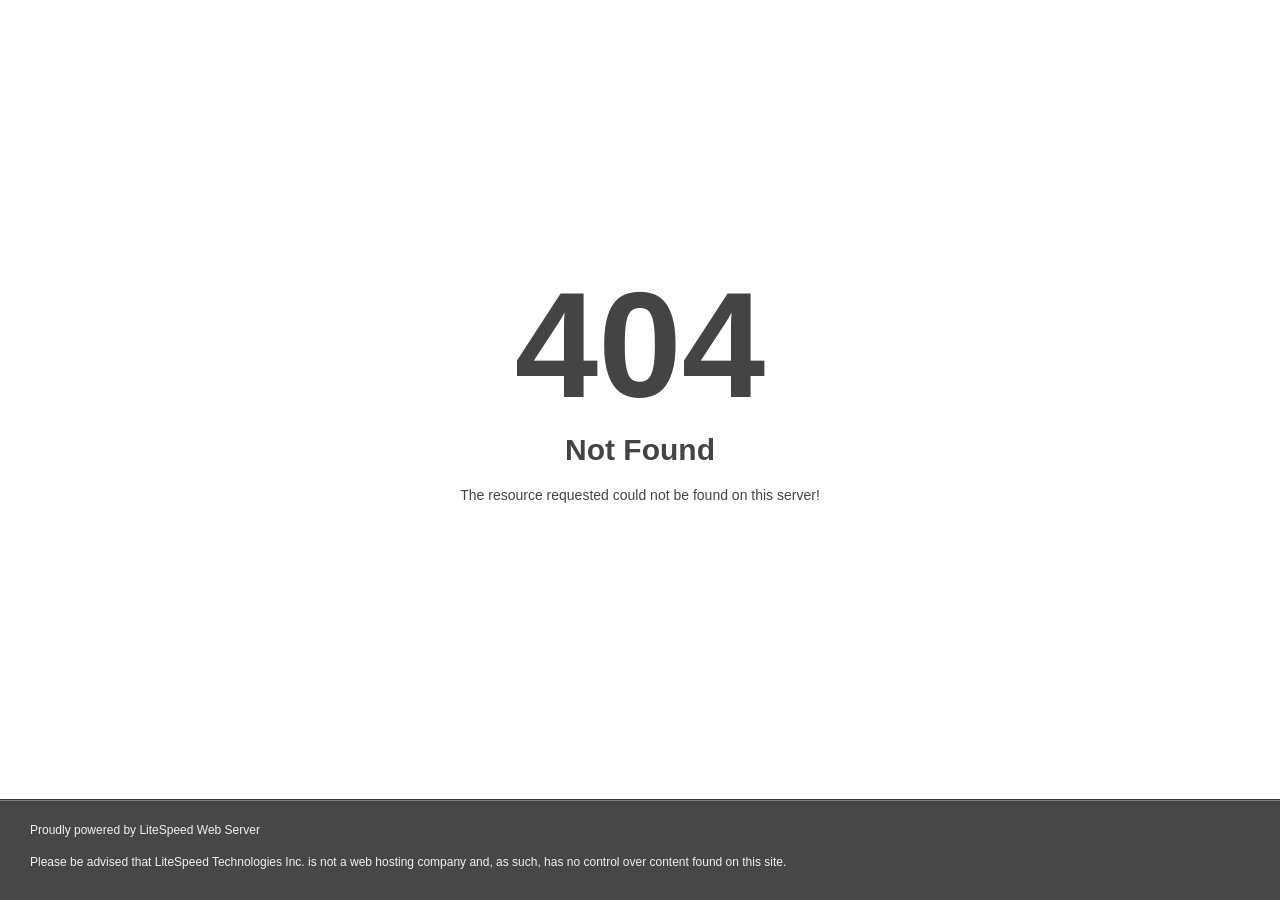
<file: shebuildsafrica/2026/shebuilds/fonts/flaticon-business.html>
<!DOCTYPE html>
<html style="height:100%">
<head>
<meta name="viewport" content="width=device-width, initial-scale=1, shrink-to-fit=no" />
<title> 404 Not Found
</title><style>@media (prefers-color-scheme:dark){body{background-color:#000!important}}</style></head>
<body style="color: #444; margin:0;font: normal 14px/20px Arial, Helvetica, sans-serif; height:100%; background-color: #fff;">
<div style="height:auto; min-height:100%; ">     <div style="text-align: center; width:800px; margin-left: -400px; position:absolute; top: 30%; left:50%;">
        <h1 style="margin:0; font-size:150px; line-height:150px; font-weight:bold;">404</h1>
<h2 style="margin-top:20px;font-size: 30px;">Not Found
</h2>
<p>The resource requested could not be found on this server!</p>
</div></div><div style="color:#f0f0f0; font-size:12px;margin:auto;padding:0px 30px 0px 30px;position:relative;clear:both;height:100px;margin-top:-101px;background-color:#474747;border-top: 1px solid rgba(0,0,0,0.15);box-shadow: 0 1px 0 rgba(255, 255, 255, 0.3) inset;">
<br>Proudly powered by LiteSpeed Web Server<p>Please be advised that LiteSpeed Technologies Inc. is not a web hosting company and, as such, has no control over content found on this site.</p></div><script type="module" src="https://static.cloudflareinsights.com/beacon.min.js/v4513226cdae34746b4dedf0b4dfa099e1781791509496" integrity="sha512-ZE9pZaUXND66v380QUtch/5sE9tPFh2zg45pR2PB0CVkCtOREv2AJKkSidISWkysEuQ0EH8faUU5du78bx87UQ==" data-cf-beacon='{"version":"2024.11.0","token":"88f4fa328f314d4c95a104b4a60b2313","r":1}' crossorigin="anonymous"></script>
</body></html>
</file>
<file: shebuildsafrica/2026/shebuilds/css/she-builds.css>
:root{--purple:#35104f;--magenta:#8b168f;--gold:#d9a12e;--ink:#251d2a;--muted:#6e6672;--soft:#f7f3f8;--white:#fff;--green:#15945d;--line:#e6dfe8;--shell:1180px}*{box-sizing:border-box}html{scroll-behavior:smooth}body{margin:0;color:var(--ink);background:#fff;font-family:"DM Sans",sans-serif;font-size:16px;line-height:1.7}body.menu-open{overflow:hidden}img{display:block;max-width:100%}a{color:inherit;text-decoration:none}button,input,select,textarea{font:inherit}button{color:inherit}.shell{width:min(var(--shell),calc(100% - 40px));margin:auto}.section{padding:104px 0}.section-soft{background:var(--soft)}h1,h2,h3{margin:0;font-family:"Manrope",sans-serif;line-height:1.12;letter-spacing:0}h1{max-width:850px;color:#fff;font-size:clamp(58px,8vw,112px)}h2{font-size:clamp(38px,5vw,64px)}h3{font-size:22px}p{margin:0 0 20px}.lead{font-size:22px;line-height:1.55}.eyebrow{margin-bottom:15px;color:var(--magenta);font-size:13px;font-weight:700;letter-spacing:.13em;text-transform:uppercase}.eyebrow.light{color:#f3c95c}.skip-link{position:fixed;top:-60px;left:20px;z-index:9999;padding:10px 15px;background:#fff}.skip-link:focus{top:10px}.button{display:inline-flex;min-height:52px;align-items:center;justify-content:center;gap:10px;padding:12px 22px;border:2px solid var(--magenta);border-radius:5px;background:var(--magenta);color:#fff;font-weight:700;transition:.2s}.button:hover{border-color:var(--purple);background:var(--purple);transform:translateY(-1px)}.button-small{min-height:44px;padding:9px 16px;font-size:14px}.button-ghost{border-color:rgba(255,255,255,.65);background:transparent}.button-ghost:hover{border-color:#fff;background:#fff;color:var(--purple)}.button-outline{border-color:var(--purple);background:transparent;color:var(--purple)}.button-gold{border-color:var(--gold);background:var(--gold);color:var(--purple)}.button-gold:hover{border-color:#fff;background:#fff}.text-link{display:inline-flex;align-items:center;gap:9px;color:var(--magenta);font-weight:700}.site-header{position:sticky;top:0;z-index:1000;border-bottom:1px solid var(--line);background:rgba(255,255,255,.96);backdrop-filter:blur(12px)}.header-inner{display:flex;min-height:78px;align-items:center;gap:30px}.brand{display:inline-flex;align-items:center;gap:9px;color:var(--purple);white-space:nowrap}.brand img{width:56px;height:56px;object-fit:contain}.brand span{display:flex;flex-direction:column;font-family:"Manrope",sans-serif;font-weight:800;line-height:.95;text-transform:uppercase}.brand strong{font-size:16px}.brand em{margin-top:5px;color:var(--gold);font-size:14px;font-style:normal}.site-nav{display:flex;align-items:center;gap:23px;margin-left:auto}.site-nav a{font-size:14px;font-weight:600}.site-nav a:hover{color:var(--magenta)}.nav-toggle{display:none;width:44px;height:44px;border:0;background:transparent;font-size:23px}.hero{position:relative;min-height:calc(100vh - 78px);display:flex;align-items:center;overflow:hidden}.hero-photo,.hero-shade{position:absolute;inset:0;width:100%;height:100%}.hero-photo{object-fit:cover;object-position:center 35%}.hero-shade{background:linear-gradient(90deg,rgba(34,8,52,.96) 0%,rgba(53,16,79,.83) 49%,rgba(53,16,79,.2) 82%)}.hero-inner{position:relative;padding:84px 0}.hero-copy{max-width:680px;margin:24px 0 30px;color:rgba(255,255,255,.88);font-size:20px}.button-row{display:flex;flex-wrap:wrap;gap:12px}.hero-tags{display:flex;flex-wrap:wrap;gap:10px;margin:44px 0 0;padding:0;list-style:none}.hero-tags li{padding:6px 11px;border:1px solid rgba(255,255,255,.35);border-radius:3px;color:#fff;font-size:12px}.intro-grid,.section-heading{display:grid;grid-template-columns:1.1fr .9fr;gap:90px;align-items:start}.intro-copy{padding-top:8px}.section-heading{margin-bottom:48px;align-items:end}.section-heading>p{max-width:490px;color:var(--muted)}.pillar-grid{display:grid;grid-template-columns:repeat(4,1fr);border:1px solid var(--line)}.pillar-card{position:relative;min-height:455px;padding:34px 27px;background:#fff;border-right:1px solid var(--line)}.pillar-card:last-child{border:0}.pillar-card>span{position:absolute;top:20px;right:22px;color:#b5aeb8;font-weight:700}.pillar-card>i{display:grid;width:54px;height:54px;margin-bottom:50px;place-items:center;border-radius:4px;background:var(--purple);color:#fff;font-size:23px}.pillar-card h3{margin-bottom:12px;font-size:30px}.pillar-card p{color:var(--muted);font-size:14px}.pillar-card ul{margin:22px 0 0;padding:18px 0 0;border-top:1px solid var(--line);list-style:none}.pillar-card li{margin:6px 0;font-size:13px}.pillar-card li:before{content:"+";margin-right:8px;color:var(--magenta);font-weight:700}.accent-gold>i{background:var(--gold);color:var(--purple)}.accent-magenta>i{background:var(--magenta)}.accent-green>i{background:var(--green)}.program-layout{display:grid;grid-template-columns:1fr 1fr;gap:34px}.program-feature{position:relative;min-height:590px;overflow:hidden;background:var(--purple)}.program-feature img{width:100%;height:100%;object-fit:cover}.program-feature:after{content:"";position:absolute;inset:30% 0 0;background:linear-gradient(transparent,rgba(33,8,51,.97))}.program-feature>div{position:absolute;right:36px;bottom:35px;left:36px;z-index:1;color:#fff}.program-feature span,.program-list span{color:var(--gold);font-size:12px;font-weight:700;text-transform:uppercase}.program-feature h3{margin:7px 0 10px;font-size:40px}.program-feature a{font-weight:700}.program-list{display:grid;gap:14px}.program-list article{display:flex;gap:20px;padding:25px;border:1px solid var(--line)}.program-list article>i{display:grid;width:50px;height:50px;flex:0 0 50px;place-items:center;background:var(--soft);color:var(--magenta);font-size:20px}.program-list h3{margin-bottom:5px}.program-list p{margin-bottom:8px;color:var(--muted);font-size:14px}.section-dark{background:var(--purple);color:#fff}.pathway-grid{display:grid;grid-template-columns:.9fr 1.1fr;gap:90px;align-items:center}.pathway-photo{position:relative}.pathway-photo img{width:100%;height:660px;object-fit:cover}.pathway-photo>span{position:absolute;right:-28px;bottom:35px;padding:20px 25px;background:var(--gold);color:var(--purple);font-family:"Manrope";font-size:22px;font-weight:800;line-height:1.25}.pathway-copy h2{margin-bottom:40px}.pathway-copy ol{margin:0;padding:0;list-style:none}.pathway-copy li{display:flex;gap:18px;padding:18px 0;border-top:1px solid rgba(255,255,255,.18)}.pathway-copy li>span{display:grid;width:36px;height:36px;flex:0 0 36px;place-items:center;border:1px solid var(--gold);color:var(--gold);font-weight:700}.pathway-copy strong{font-size:18px}.pathway-copy li p{margin:3px 0 0;color:rgba(255,255,255,.7);font-size:14px}.opportunity-grid{display:grid;grid-template-columns:repeat(4,1fr);gap:16px}.opportunity-grid article{padding:28px;border:1px solid var(--line)}.opportunity-grid article>span{color:var(--magenta);font-size:12px;font-weight:700;text-transform:uppercase}.opportunity-grid h3{min-height:54px;margin:12px 0}.opportunity-grid p{color:var(--muted);font-size:14px}.opportunity-grid a{color:var(--magenta);font-size:13px;font-weight:700}.events-grid{display:grid;grid-template-columns:.8fr 1.2fr;gap:90px}.events-grid>div:first-child>p:not(.eyebrow){color:var(--muted)}.event-list article{display:grid;grid-template-columns:84px 1fr 42px;gap:18px;align-items:center;padding:24px 0;border-bottom:1px solid var(--line)}.event-list time{color:var(--magenta);font-size:12px;font-weight:700;text-transform:uppercase}.event-list p{margin:5px 0 0;color:var(--muted);font-size:14px}.event-list>article>i{color:var(--gold);font-size:24px}.community-grid{display:grid;grid-template-columns:1fr 1fr;gap:80px;align-items:center}.community-photo{position:relative}.community-photo img{width:100%;height:650px;object-fit:cover}.community-photo small{position:absolute;bottom:8px;left:10px;padding:3px 6px;background:rgba(0,0,0,.62);color:#fff;font-size:9px}.community-points{display:grid;gap:20px;margin:32px 0}.community-points>div{display:flex;gap:16px}.community-points i{display:grid;width:44px;height:44px;flex:0 0 44px;place-items:center;background:var(--soft);color:var(--magenta)}.community-points strong{display:block}.community-points span{color:var(--muted);font-size:14px}.partner-band,.contact{padding:76px 0;background:var(--magenta);color:#fff}.partner-inner,.contact-inner{display:grid;grid-template-columns:1.2fr .8fr;gap:80px;align-items:center}.partner-inner h2{max-width:700px}.partner-inner>div:last-child p{color:rgba(255,255,255,.75)}.join-grid{display:grid;grid-template-columns:.85fr 1.15fr;gap:90px}.join-grid>div>p{color:var(--muted)}.join-grid ul{margin:28px 0 0;padding:0;list-style:none}.join-grid li{margin:10px 0}.join-grid li i{margin-right:9px;color:var(--magenta)}.join-form{display:grid;grid-template-columns:1fr 1fr;gap:18px;padding:34px;background:var(--soft)}.join-form label{display:grid;gap:7px;color:var(--purple);font-size:13px;font-weight:700}.join-form input,.join-form select{width:100%;height:50px;padding:0 13px;border:1px solid #d6ced9;background:#fff}.join-form .full{grid-column:1/-1}.form-status{margin:0;color:var(--green);font-size:13px}.faq-grid{display:grid;grid-template-columns:.7fr 1.3fr;gap:90px}.faq-grid>div:first-child>p:last-child{color:var(--muted)}details{border-bottom:1px solid var(--line)}summary{display:flex;align-items:center;justify-content:space-between;gap:18px;padding:22px 0;font-family:"Manrope";font-weight:700;cursor:pointer;list-style:none}summary::-webkit-details-marker{display:none}details p{padding:0 45px 20px 0;color:var(--muted)}details[open] summary i{transform:rotate(45deg)}.contact-inner>div:last-child{display:flex;flex-wrap:wrap;gap:12px;justify-content:flex-end}.site-footer{padding:76px 0 0;background:#21102e;color:#fff}.brand-light{color:#fff}.footer-main{display:grid;grid-template-columns:1.5fr repeat(3,1fr);gap:55px}.footer-main>div:first-child p{max-width:330px;margin-top:20px;color:rgba(255,255,255,.65)}.footer-main h3{margin-bottom:18px;font-size:15px}.footer-main>div>a:not(.brand){display:block;margin:8px 0;color:rgba(255,255,255,.68);font-size:14px}.footer-main>div>p{color:rgba(255,255,255,.68);font-size:14px}.socials{display:flex;gap:8px}.socials a{display:grid;width:38px;height:38px;place-items:center;border:1px solid rgba(255,255,255,.25)}.footer-bottom{display:flex;justify-content:space-between;margin-top:55px;padding:22px 0;border-top:1px solid rgba(255,255,255,.13);color:rgba(255,255,255,.55);font-size:12px}.footer-bottom p{margin:0}.whatsapp-chat{position:fixed;right:22px;bottom:22px;z-index:1100}.whatsapp-toggle{position:relative;display:flex;min-height:58px;align-items:center;gap:10px;padding:10px 17px;border:0;border-radius:5px;background:#25d366;box-shadow:0 12px 30px rgba(0,0,0,.22);color:#fff;font-weight:700}.whatsapp-toggle>i{font-size:28px}.whatsapp-toggle b{position:absolute;top:-7px;right:-7px;display:grid;width:23px;height:23px;place-items:center;border:2px solid #fff;border-radius:50%;background:var(--gold);color:var(--purple);font-size:10px}.chat-panel{position:absolute;right:0;bottom:72px;width:min(355px,calc(100vw - 32px));overflow:hidden;border-radius:7px;background:#fff;box-shadow:0 22px 55px rgba(25,8,35,.3);opacity:0;visibility:hidden;transform:translateY(10px);transition:.18s}.whatsapp-chat.open .chat-panel{opacity:1;visibility:visible;transform:none}.chat-panel header{display:flex;align-items:center;gap:10px;padding:13px;background:var(--purple);color:#fff}.chat-panel header small,.chat-panel header strong{display:block}.chat-panel header small{color:rgba(255,255,255,.7);font-size:11px}.chat-avatar{position:relative;width:47px;height:47px;padding:3px;border-radius:50%;background:#fff}.chat-avatar img{width:100%;height:100%;object-fit:contain}.chat-avatar span{position:absolute;right:0;bottom:0;width:11px;height:11px;border:2px solid var(--purple);border-radius:50%;background:#25d366}.chat-close{display:grid;width:36px;height:36px;margin-left:auto;place-items:center;border:0;background:transparent;color:#fff}.chat-body{padding:18px 14px;background:var(--soft)}.chat-message{padding:12px;background:#fff;border-radius:3px 7px 7px;color:#463c49;font-size:14px}.chat-message small{display:block;color:var(--magenta);font-weight:700}.quick-replies{display:grid;gap:6px;margin-top:12px}.quick-replies button{width:max-content;max-width:100%;padding:7px 9px;border:1px solid #d6b5d8;border-radius:3px;background:#fff;color:var(--magenta);font-size:12px}.chat-form{display:flex;gap:8px;padding:10px}.chat-form textarea{min-height:42px;flex:1;resize:none;border:1px solid var(--line);padding:9px}.chat-form button{width:42px;border:0;border-radius:3px;background:#25d366;color:#fff}.chat-note{margin:0;padding:0 10px 8px;color:#8d858f;font-size:10px;text-align:center}.sr-only{position:absolute;width:1px;height:1px;overflow:hidden;clip:rect(0,0,0,0)}
@media(max-width:1020px){.header-cta{display:none}.site-nav{gap:16px}.pillar-grid,.opportunity-grid{grid-template-columns:1fr 1fr}.pillar-card:nth-child(2){border-right:0}.pillar-card:nth-child(-n+2){border-bottom:1px solid var(--line)}.footer-main{grid-template-columns:1.4fr 1fr 1fr}.footer-main>div:last-child{grid-column:1/-1}.pathway-grid,.program-layout,.community-grid{gap:45px}}
@media(max-width:780px){.section{padding:76px 0}.nav-toggle{display:grid;margin-left:auto;place-items:center}.site-nav{position:fixed;top:78px;right:0;left:0;display:grid;gap:0;padding:12px 20px 24px;background:#fff;border-bottom:1px solid var(--line);opacity:0;visibility:hidden;transform:translateY(-8px);transition:.18s}.site-nav.open{opacity:1;visibility:visible;transform:none}.site-nav a{padding:12px 0;border-bottom:1px solid var(--line)}.hero{min-height:720px}.hero-shade{background:linear-gradient(90deg,rgba(34,8,52,.95),rgba(53,16,79,.63))}.intro-grid,.section-heading,.program-layout,.pathway-grid,.events-grid,.community-grid,.partner-inner,.join-grid,.faq-grid,.contact-inner{grid-template-columns:1fr;gap:36px}.section-heading{align-items:start}.pathway-photo img,.community-photo img{height:520px}.pathway-photo>span{right:15px}.contact-inner>div:last-child{justify-content:flex-start}.footer-main{grid-template-columns:1fr 1fr}.footer-main>div:first-child{grid-column:1/-1}.footer-main>div:last-child{grid-column:auto}.join-form{padding:24px}}
@media(max-width:520px){.shell{width:min(100% - 28px,var(--shell))}h1{font-size:53px}.section{padding:62px 0}.hero{min-height:690px}.hero-inner{padding:70px 0}.hero-copy{font-size:17px}.button-row .button{width:100%}.pillar-grid,.opportunity-grid,.footer-main{grid-template-columns:1fr}.pillar-card{min-height:auto;border-right:0;border-bottom:1px solid var(--line)!important}.program-feature{min-height:520px}.program-list article{padding:20px}.pathway-photo img,.community-photo img{height:440px}.join-form{grid-template-columns:1fr}.join-form label{grid-column:1/-1}.footer-main>div:last-child{grid-column:1/-1}.footer-bottom{display:grid;gap:6px}.whatsapp-chat{right:14px;bottom:14px}.whatsapp-toggle{width:58px;padding:0;justify-content:center}.whatsapp-toggle span{display:none}}

/* Glass multi-page visual system */
body{background:linear-gradient(145deg,#fcf9fd 0%,#f4edf7 46%,#fff9eb 100%);background-attachment:fixed}.site-header{background:rgba(255,255,255,.72);border-bottom:1px solid rgba(255,255,255,.78);box-shadow:0 8px 30px rgba(53,16,79,.06)}.site-nav a{padding:8px 3px}.site-nav a.active{color:var(--magenta)}.button,.hero-tags li,.socials a{border-radius:999px}.hero{margin:14px;border-radius:28px;min-height:calc(100vh - 106px)}.hero-photo{transition:transform .8s ease}.hero:hover .hero-photo{transform:scale(1.025)}.hero-inner{z-index:1}.hero-inner:before{content:"";position:absolute;inset:42px auto 42px -28px;width:min(780px,75vw);z-index:-1;border:1px solid rgba(255,255,255,.22);border-radius:30px;background:rgba(53,16,79,.3);box-shadow:0 24px 70px rgba(20,6,29,.22);backdrop-filter:blur(12px)}.pillar-grid{gap:24px;border:0}.pillar-card,.opportunity-grid article,.program-list article,.join-form,.event-list article,.community-points>div,details{border:1px solid rgba(255,255,255,.84);border-radius:20px;background:rgba(255,255,255,.65);box-shadow:0 14px 40px rgba(53,16,79,.08);backdrop-filter:blur(14px);transition:transform .25s ease,box-shadow .25s ease,border-color .25s ease}.pillar-card{border:1px solid rgba(255,255,255,.84)!important}.pillar-card:hover,.opportunity-grid article:hover,.program-list article:hover,.event-list article:hover,.glass-card:hover{transform:translateY(-8px);border-color:rgba(139,22,143,.25);box-shadow:0 22px 55px rgba(53,16,79,.15)}.pillar-card>i,.program-list article>i,.community-points i{border-radius:14px}.program-layout{gap:40px}.program-feature,.pathway-photo,.community-photo{border-radius:26px;box-shadow:0 24px 60px rgba(53,16,79,.16)}.program-list{gap:22px}.opportunity-grid{gap:24px}.event-list{display:grid;gap:18px}.event-list article{padding:24px;border-bottom:1px solid rgba(255,255,255,.84)}.community-points{gap:16px}.community-points>div{padding:16px}.join-form{padding:38px}.join-form input,.join-form select,.chat-form textarea{border-radius:12px}.accordion{display:grid;gap:14px}details{padding:0 20px}.chat-panel{border-radius:20px;background:rgba(255,255,255,.88);backdrop-filter:blur(18px)}.section-soft{background:rgba(246,238,248,.56)}.section-dark{margin:0 14px;border-radius:28px;background:linear-gradient(135deg,#35104f,#69106d)}.partner-band,.contact{margin:0 14px;border-radius:28px;background:linear-gradient(135deg,rgba(139,22,143,.98),rgba(53,16,79,.98))}
.page-hero{position:relative;margin:14px;min-height:480px;display:flex;align-items:end;overflow:hidden;border-radius:28px}.page-hero>img{position:absolute;inset:0;width:100%;height:100%;object-fit:cover}.page-hero:after{content:"";position:absolute;inset:0;background:linear-gradient(90deg,rgba(34,8,52,.93),rgba(53,16,79,.38))}.page-hero .shell{position:relative;z-index:1;padding:80px 0;color:#fff}.page-hero h1{font-size:clamp(50px,7vw,88px)}.page-hero p:last-child{max-width:650px;margin-top:18px;color:rgba(255,255,255,.82);font-size:19px}.glass-section{position:relative}.glass-grid{display:grid;grid-template-columns:repeat(3,1fr);gap:28px}.glass-grid.two{grid-template-columns:repeat(2,1fr)}.glass-card{padding:32px;border:1px solid rgba(255,255,255,.9);border-radius:24px;background:rgba(255,255,255,.6);box-shadow:0 16px 44px rgba(53,16,79,.09);backdrop-filter:blur(16px);transition:.25s}.glass-card>i{display:grid;width:52px;height:52px;margin-bottom:25px;place-items:center;border-radius:15px;background:linear-gradient(145deg,var(--magenta),var(--purple));color:#fff;font-size:21px}.glass-card h3{margin-bottom:10px}.glass-card p{color:var(--muted)}.glass-card a{color:var(--magenta);font-weight:700}.image-glass{position:relative;min-height:480px;overflow:hidden;border-radius:28px}.image-glass img{position:absolute;width:100%;height:100%;object-fit:cover}.image-glass>div{position:absolute;right:24px;bottom:24px;left:24px;padding:28px;border:1px solid rgba(255,255,255,.35);border-radius:20px;background:rgba(53,16,79,.56);color:#fff;backdrop-filter:blur(15px)}.split{display:grid;grid-template-columns:1fr 1fr;gap:60px;align-items:center}.plain-list{display:grid;gap:14px;margin:26px 0;padding:0;list-style:none}.plain-list li{display:flex;gap:12px}.plain-list i{margin-top:7px;color:var(--gold)}.page-cta{padding:70px 0}.page-cta .glass-card{display:flex;align-items:center;justify-content:space-between;gap:30px;background:rgba(53,16,79,.9);color:#fff}.page-cta h2{font-size:clamp(32px,4vw,52px)}.page-cta p{margin:8px 0 0;color:rgba(255,255,255,.72)}
@media(max-width:900px){.glass-grid{grid-template-columns:1fr 1fr}.split{gap:36px}.hero-inner:before{inset:30px -10px;width:auto}}
@media(max-width:680px){.hero{margin:8px;border-radius:22px}.page-hero{margin:8px;min-height:420px;border-radius:22px}.glass-grid,.glass-grid.two,.split{grid-template-columns:1fr}.page-cta .glass-card{display:block}.page-cta .button{margin-top:22px}.section-dark,.partner-band,.contact{margin:0 8px;border-radius:22px}.pillar-grid{gap:18px}}

/* Homepage introduction */
.home-intro{position:relative;overflow:hidden}.home-intro:before{content:"";position:absolute;top:12%;left:-8%;width:32%;height:72%;border-radius:50%;background:rgba(139,22,143,.065);filter:blur(70px);pointer-events:none}.home-intro-grid{display:grid;grid-template-columns:1.05fr .78fr 1fr;gap:34px;align-items:center}.home-intro-title{align-self:start;padding-top:28px}.home-intro-title h2{max-width:520px;font-size:clamp(46px,5.6vw,76px);line-height:1.04}.home-intro-title h2 span{color:var(--magenta)}.intro-marker{display:flex;align-items:center;gap:13px;margin-top:42px;color:var(--muted);font-size:11px;text-transform:uppercase}.intro-marker span{display:grid;width:38px;height:38px;place-items:center;border:1px solid rgba(139,22,143,.2);border-radius:50%;color:var(--magenta);font-weight:700}.intro-marker i{width:54px;height:1px;background:linear-gradient(90deg,var(--gold),transparent)}.intro-marker em{font-style:normal;letter-spacing:.12em}.home-intro-image{position:relative;min-height:540px;margin:0;overflow:hidden;border:1px solid rgba(255,255,255,.9);border-radius:28px;box-shadow:0 24px 65px rgba(53,16,79,.16);transform:translateY(22px)}.home-intro-image:after{content:"";position:absolute;inset:0;background:linear-gradient(180deg,transparent 52%,rgba(36,8,52,.76))}.home-intro-image>img{width:100%;height:540px;object-fit:cover;transition:transform .7s ease}.home-intro-image:hover>img{transform:scale(1.045)}.home-intro-image figcaption{position:absolute;right:18px;bottom:18px;left:18px;z-index:1;display:flex;align-items:center;gap:13px;padding:16px;border:1px solid rgba(255,255,255,.3);border-radius:17px;background:rgba(255,255,255,.16);color:#fff;backdrop-filter:blur(14px)}.home-intro-image figcaption>i{display:grid;width:42px;height:42px;flex:0 0 42px;place-items:center;border-radius:12px;background:var(--gold);color:var(--purple)}.home-intro-image figcaption span{font-size:12px;line-height:1.45}.home-intro-image figcaption strong{display:block;font-size:14px}.glass-intro-card{position:relative;padding:38px 34px;border:1px solid rgba(255,255,255,.9);border-radius:26px;background:rgba(255,255,255,.64);box-shadow:0 20px 54px rgba(53,16,79,.1);backdrop-filter:blur(16px)}.glass-intro-card .quote-mark{position:absolute;top:2px;right:22px;color:rgba(139,22,143,.12);font-family:Georgia,serif;font-size:110px;line-height:1}.glass-intro-card .lead{position:relative;color:var(--purple);font-size:21px;font-weight:600}.glass-intro-card>p:not(.lead){color:var(--muted);font-size:14px}.glass-intro-card .text-link{margin-top:8px}.glass-intro-card:hover{box-shadow:0 26px 65px rgba(53,16,79,.15);transform:translateY(-5px);transition:.25s}
@media(max-width:1050px){.home-intro-grid{grid-template-columns:1fr 1fr}.home-intro-title{grid-column:1/-1}.home-intro-title h2{max-width:760px}.home-intro-image{transform:none}}
@media(max-width:680px){.home-intro-grid{grid-template-columns:1fr;gap:24px}.home-intro-title{grid-column:auto;padding-top:0}.home-intro-title h2{font-size:44px}.home-intro-image{min-height:440px}.home-intro-image>img{height:440px}.glass-intro-card{padding:30px 24px}.intro-marker{margin-top:25px}}

/* Reference-matched homepage banner */
.hero{min-height:calc(100vh - 78px);margin:0;border-radius:0;align-items:center}.hero-photo{object-position:center 43%;transform:none!important}.hero-shade{background:linear-gradient(90deg,rgba(42,7,61,.98) 0%,rgba(53,16,79,.92) 32%,rgba(68,27,86,.65) 59%,rgba(53,16,79,.12) 100%)}.hero-inner{display:flex;min-height:calc(100vh - 78px);flex-direction:column;align-items:flex-start;justify-content:center;padding:74px 0 28px}.hero-inner:before{display:none}.hero h1{display:flex;max-width:700px;flex-direction:column;margin-top:12px;font-size:clamp(76px,8.2vw,126px);font-weight:600;line-height:.92}.hero h1 span{display:block}.hero-copy{max-width:690px;margin:34px 0 28px;font-size:20px;line-height:1.75}.hero .button{min-height:58px;padding:14px 25px;border-radius:5px}.hero-tags{margin-top:auto;padding-top:46px}.hero-tags li{padding:8px 14px;border-radius:4px;background:rgba(53,16,79,.14);backdrop-filter:blur(8px)}
@media(max-width:780px){.hero{min-height:700px;margin:0;border-radius:0}.hero-inner{min-height:700px;padding:66px 0 24px}.hero-shade{background:linear-gradient(90deg,rgba(42,7,61,.97),rgba(53,16,79,.76))}.hero h1{font-size:clamp(62px,15vw,90px)}.hero-copy{font-size:17px;line-height:1.65}.hero-tags{padding-top:32px}}
@media(max-width:520px){.hero{min-height:680px;margin:0;border-radius:0}.hero-inner{min-height:680px}.hero h1{font-size:58px}.hero .button-row{width:100%}.hero-tags{gap:7px}.hero-tags li{padding:6px 9px;font-size:10px}}

/* Homepage introduction, reference layout v2 */
.home-intro-v2{background:radial-gradient(circle at 85% 8%,rgba(139,22,143,.07),transparent 32%),linear-gradient(135deg,rgba(255,255,255,.7),rgba(247,240,249,.48))}.home-intro-v2:before{display:none}.intro-v2-heading{max-width:1040px;margin-bottom:50px}.intro-v2-heading .eyebrow{margin-bottom:10px}.intro-v2-heading>i{display:block;width:44px;height:3px;margin-bottom:15px;background:var(--gold)}.intro-v2-heading h2{font-size:clamp(48px,5.3vw,76px);line-height:1.02}.intro-v2-heading h2 span{color:var(--magenta)}.intro-v2-heading>p:last-child{max-width:720px;margin-top:22px;color:var(--muted);font-size:18px;line-height:1.55}.intro-v2-grid{display:grid;grid-template-columns:1.05fr .95fr;gap:48px;align-items:center}.intro-v2-image{position:relative;height:610px;margin:0;overflow:hidden;border-radius:26px;box-shadow:0 24px 60px rgba(53,16,79,.14)}.intro-v2-image>img{width:100%;height:100%;object-fit:cover;transition:transform .7s ease}.intro-v2-image:hover>img{transform:scale(1.035)}.intro-v2-image:after{content:"";position:absolute;inset:55% 0 0;background:linear-gradient(transparent,rgba(38,8,54,.5))}.intro-v2-image figcaption{position:absolute;bottom:24px;left:24px;z-index:1;display:flex;width:min(380px,calc(100% - 48px));align-items:center;gap:16px;padding:19px 22px;border:1px solid rgba(255,255,255,.18);border-radius:18px;background:rgba(88,14,93,.68);color:#fff;backdrop-filter:blur(14px)}.intro-v2-image figcaption>i{display:grid;width:54px;height:54px;flex:0 0 54px;place-items:center;border-radius:15px;background:linear-gradient(145deg,#b516a8,#65106d);font-size:22px}.intro-v2-image figcaption span{font-size:13px;line-height:1.5}.intro-v2-image figcaption strong{display:block;font-size:17px}.intro-v2-content h3{max-width:650px;color:var(--purple);font-size:25px;line-height:1.32}.intro-v2-content>p{margin:14px 0 22px;color:var(--muted);font-size:15px}.intro-benefits{display:grid;grid-template-columns:1fr 1fr;border-top:1px solid var(--line);margin-bottom:28px}.intro-benefits article{display:flex;min-height:132px;gap:16px;padding:25px 18px 20px 0;border-bottom:1px solid var(--line)}.intro-benefits article:nth-child(odd){border-right:1px solid var(--line)}.intro-benefits article:nth-child(even){padding-left:28px}.intro-benefits article>i{display:grid;width:56px;height:56px;flex:0 0 56px;place-items:center;border-radius:16px;font-size:23px}.intro-benefits span{color:var(--muted);font-size:13px;line-height:1.45}.intro-benefits strong{display:block;margin-bottom:4px;font-size:17px}.benefit-skills>i{background:#f1e7f4;color:#78128a}.benefit-skills strong{color:#78128a}.benefit-mentor>i{background:#fff1d7;color:#cf8a00}.benefit-mentor strong{color:#cf8a00}.benefit-opportunity>i{background:#f8e2f3;color:#bd238d}.benefit-opportunity strong{color:#bd238d}.benefit-community>i{background:#e1f7eb;color:#15a45b}.benefit-community strong{color:#15a45b}.intro-v2-cta{min-width:240px;border-radius:999px}
@media(max-width:900px){.intro-v2-grid{grid-template-columns:1fr}.intro-v2-image{height:560px}.intro-v2-content{padding-top:8px}}
@media(max-width:580px){.intro-v2-heading{margin-bottom:34px}.intro-v2-heading h2{font-size:42px}.intro-v2-heading>p:last-child{font-size:16px}.intro-v2-image{height:460px;border-radius:20px}.intro-v2-image figcaption{right:14px;bottom:14px;left:14px;width:auto;padding:15px}.intro-benefits{grid-template-columns:1fr}.intro-benefits article:nth-child(odd){border-right:0}.intro-benefits article:nth-child(even){padding-left:0}.intro-benefits article{min-height:auto;padding:20px 0}.intro-v2-content h3{font-size:22px}.intro-v2-cta{width:100%}}
</file>
